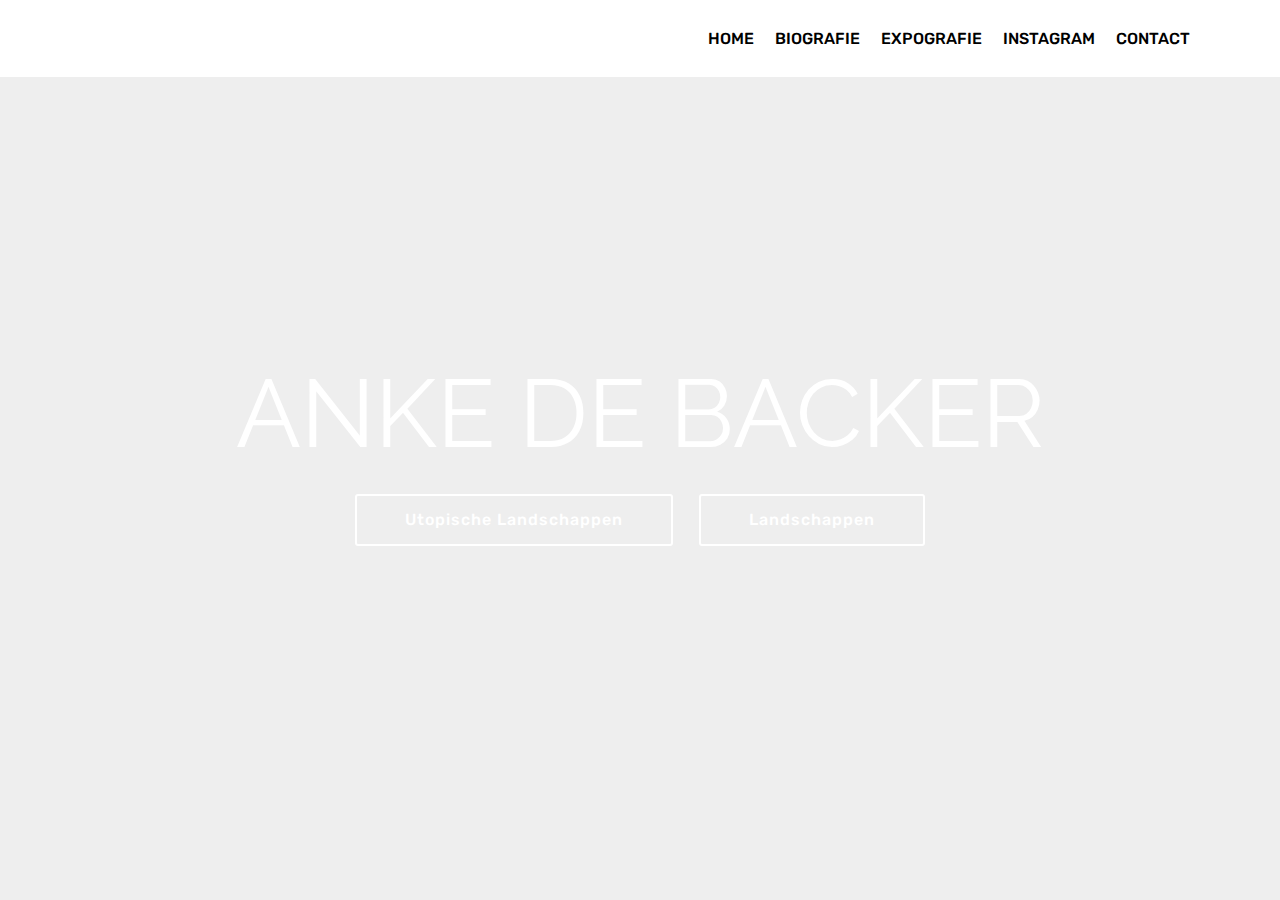
<file: index.html>
<!DOCTYPE html>
<html >
<head>
  <!-- Site made with Mobirise Website Builder v4.8.4, https://mobirise.com -->
  <meta charset="UTF-8">
  <meta http-equiv="X-UA-Compatible" content="IE=edge">
  <meta name="generator" content="Mobirise v4.8.4, mobirise.com">
  <meta name="viewport" content="width=device-width, initial-scale=1, minimum-scale=1">
  <link rel="shortcut icon" href="assets/images/logo2.png" type="image/x-icon">
  <meta name="description" content="">
  <title>Home</title>
  <link rel="stylesheet" href="assets/web/assets/mobirise-icons/mobirise-icons.css">
  <link rel="stylesheet" href="assets/tether/tether.min.css">
  <link rel="stylesheet" href="assets/bootstrap/css/bootstrap.min.css">
  <link rel="stylesheet" href="assets/bootstrap/css/bootstrap-grid.min.css">
  <link rel="stylesheet" href="assets/bootstrap/css/bootstrap-reboot.min.css">
  <link rel="stylesheet" href="assets/dropdown/css/style.css">
  <link rel="stylesheet" href="assets/theme/css/style.css">
  <link rel="stylesheet" href="assets/mobirise/css/mbr-additional.css" type="text/css">
  
  
  
</head>
<body>

<!-- Google Analytics -->
<!-- Global site tag (gtag.js) - Google Analytics -->
<script async src="https://www.googletagmanager.com/gtag/js?id=UA-126751980-1"></script>
<script>
  window.dataLayer = window.dataLayer || [];
  function gtag(){dataLayer.push(arguments);}
  gtag('js', new Date());

  gtag('config', 'UA-126751980-1');
</script>

<!-- /Google Analytics -->


  <section class="menu cid-r7dL0N2SV4" once="menu" id="menu1-d">

    

    <nav class="navbar navbar-expand beta-menu navbar-dropdown align-items-center navbar-fixed-top navbar-toggleable-sm">
        <button class="navbar-toggler navbar-toggler-right" type="button" data-toggle="collapse" data-target="#navbarSupportedContent" aria-controls="navbarSupportedContent" aria-expanded="false" aria-label="Toggle navigation">
            <div class="hamburger">
                <span></span>
                <span></span>
                <span></span>
                <span></span>
            </div>
        </button>
        <div class="menu-logo">
            <div class="navbar-brand">
                
                
            </div>
        </div>
        <div class="collapse navbar-collapse" id="navbarSupportedContent">
            <ul class="navbar-nav nav-dropdown nav-right navbar-nav-top-padding" data-app-modern-menu="true"><li class="nav-item">
                    <a class="nav-link link text-black display-4" href="index.html">HOME</a>
                </li><li class="nav-item">
                    <a class="nav-link link text-black display-4" href="page3.html">BIOGRAFIE</a>
                </li><li class="nav-item"><a class="nav-link link text-black display-4" href="page8.html">EXPOGRAFIE</a></li><li class="nav-item"><a class="nav-link link text-black display-4" href="page5.html">INSTAGRAM</a></li><li class="nav-item"><a class="nav-link link text-black display-4" href="page4.html">CONTACT</a></li></ul>
            
        </div>
    </nav>
</section>

<section class="engine"><a href="https://mobirise.info/g">how to build a website</a></section><section class="header8 cid-r7dKYGfthW mbr-fullscreen" data-bg-video="https://www.youtube.com/embed/RB9sBv_3J9g?rel=0&amp;showinfo=0&amp;autoplay=0&amp;loop=0" id="header8-c">

    

    <div class="mbr-overlay" style="opacity: 0; background-color: rgb(0, 0, 0);">
    </div>

    <div class="container align-center">
        <div class="row justify-content-md-center">
            <div class="mbr-white col-md-10">
                <h1 class="mbr-section-title align-center py-2 mbr-bold mbr-fonts-style display-1"><span style="font-weight: normal;">
                        ANKE DE BACKER</span></h1>
                
                
                
                <div class="mbr-section-btn text-center"><a class="btn btn-md btn-white-outline display-4" href="page.html">Utopische Landschappen</a>  <a class="btn btn-md btn-white-outline display-4" href="page6.html">Landschappen</a></div>
            </div>
        </div>
    </div>
    
</section>


  <script src="assets/web/assets/jquery/jquery.min.js"></script>
  <script src="assets/popper/popper.min.js"></script>
  <script src="assets/tether/tether.min.js"></script>
  <script src="assets/bootstrap/js/bootstrap.min.js"></script>
  <script src="assets/smoothscroll/smooth-scroll.js"></script>
  <script src="assets/touchswipe/jquery.touch-swipe.min.js"></script>
  <script src="assets/playervimeo/vimeo_player.js"></script>
  <script src="assets/ytplayer/jquery.mb.ytplayer.min.js"></script>
  <script src="assets/vimeoplayer/jquery.mb.vimeo_player.js"></script>
  <script src="assets/dropdown/js/script.min.js"></script>
  <script src="assets/theme/js/script.js"></script>
  
  
</body>
</html>
</file>
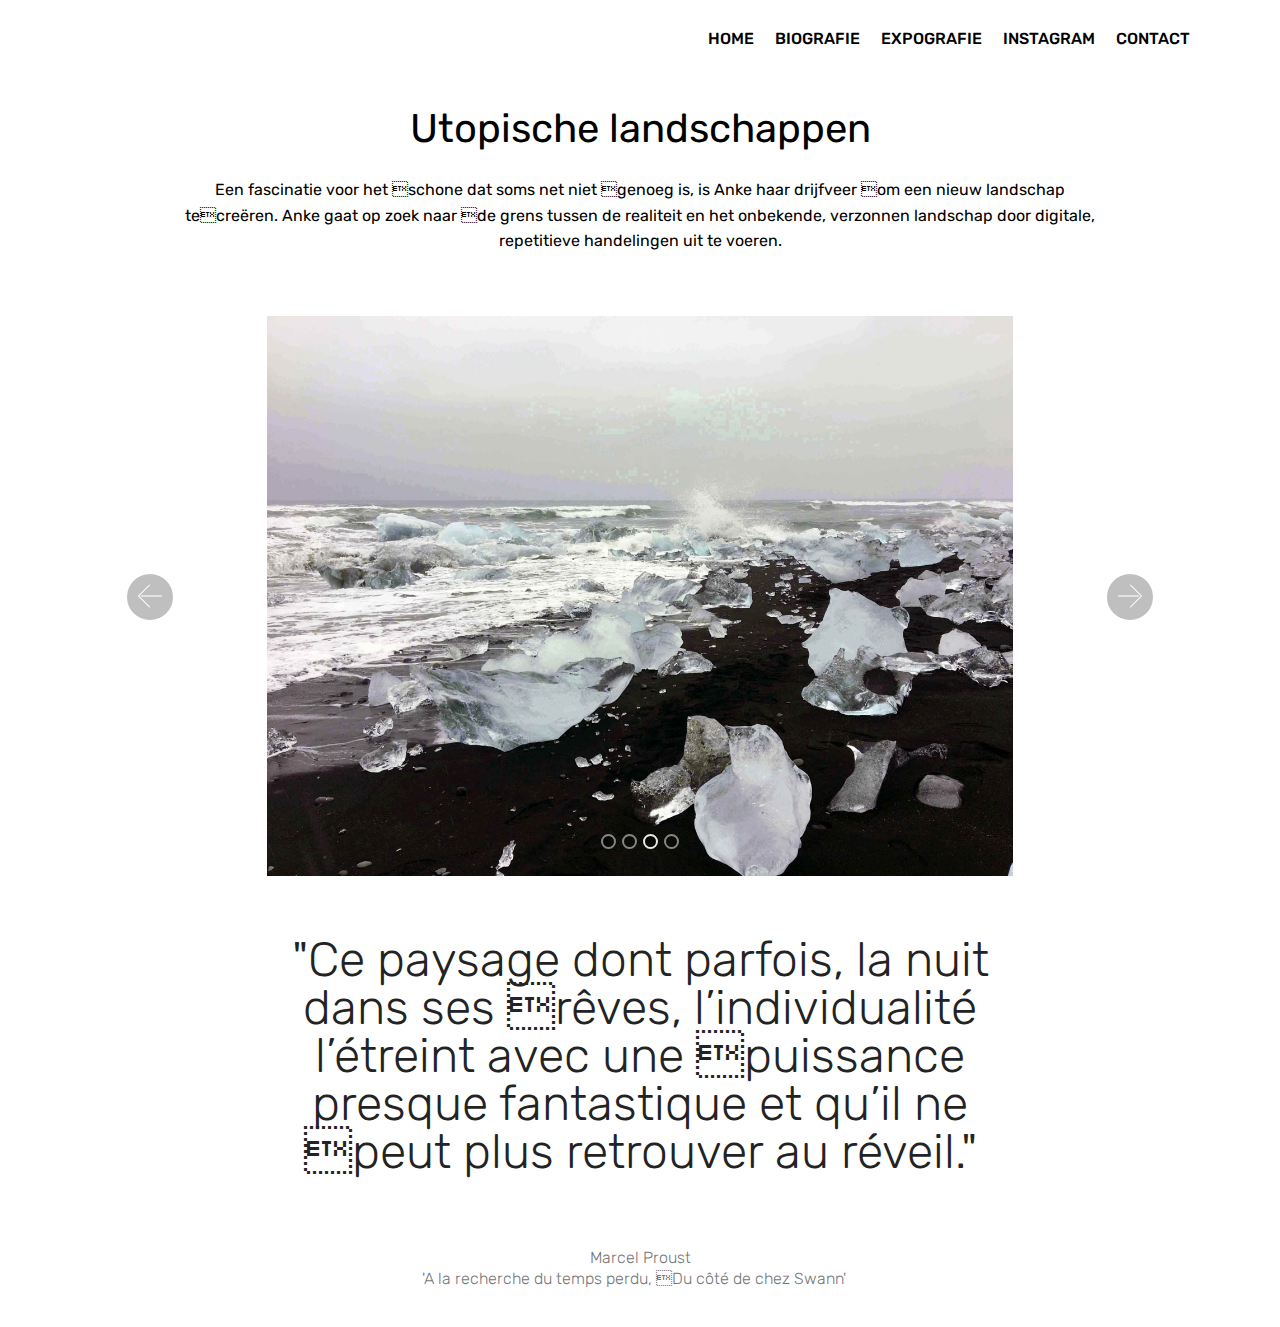
<file: page.html>
<!DOCTYPE html>
<html >
<head>
  <!-- Site made with Mobirise Website Builder v4.8.4, https://mobirise.com -->
  <meta charset="UTF-8">
  <meta http-equiv="X-UA-Compatible" content="IE=edge">
  <meta name="generator" content="Mobirise v4.8.4, mobirise.com">
  <meta name="viewport" content="width=device-width, initial-scale=1, minimum-scale=1">
  <link rel="shortcut icon" href="assets/images/logo2.png" type="image/x-icon">
  <meta name="description" content="pixel foto's">
  <title>utopische landschappen</title>
  <link rel="stylesheet" href="assets/web/assets/mobirise-icons/mobirise-icons.css">
  <link rel="stylesheet" href="assets/tether/tether.min.css">
  <link rel="stylesheet" href="assets/bootstrap/css/bootstrap.min.css">
  <link rel="stylesheet" href="assets/bootstrap/css/bootstrap-grid.min.css">
  <link rel="stylesheet" href="assets/bootstrap/css/bootstrap-reboot.min.css">
  <link rel="stylesheet" href="assets/dropdown/css/style.css">
  <link rel="stylesheet" href="assets/theme/css/style.css">
  <link rel="stylesheet" href="assets/mobirise/css/mbr-additional.css" type="text/css">
  
  
  
</head>
<body>

<!-- Google Analytics -->
<!-- Global site tag (gtag.js) - Google Analytics -->
<script async src="https://www.googletagmanager.com/gtag/js?id=UA-126751980-1"></script>
<script>
  window.dataLayer = window.dataLayer || [];
  function gtag(){dataLayer.push(arguments);}
  gtag('js', new Date());

  gtag('config', 'UA-126751980-1');
</script>

<!-- /Google Analytics -->


  <section class="menu cid-r8wgUMLGff" once="menu" id="menu1-n">

    

    <nav class="navbar navbar-expand beta-menu navbar-dropdown align-items-center navbar-fixed-top navbar-toggleable-sm">
        <button class="navbar-toggler navbar-toggler-right" type="button" data-toggle="collapse" data-target="#navbarSupportedContent" aria-controls="navbarSupportedContent" aria-expanded="false" aria-label="Toggle navigation">
            <div class="hamburger">
                <span></span>
                <span></span>
                <span></span>
                <span></span>
            </div>
        </button>
        <div class="menu-logo">
            <div class="navbar-brand">
                
                
            </div>
        </div>
        <div class="collapse navbar-collapse" id="navbarSupportedContent">
            <ul class="navbar-nav nav-dropdown nav-right navbar-nav-top-padding" data-app-modern-menu="true"><li class="nav-item">
                    <a class="nav-link link text-black display-4" href="index.html">HOME</a>
                </li><li class="nav-item">
                    <a class="nav-link link text-black display-4" href="page3.html">BIOGRAFIE</a>
                </li><li class="nav-item"><a class="nav-link link text-black display-4" href="page8.html">EXPOGRAFIE</a></li><li class="nav-item"><a class="nav-link link text-black display-4" href="page5.html">INSTAGRAM</a></li><li class="nav-item"><a class="nav-link link text-black display-4" href="page4.html">CONTACT</a></li></ul>
            
        </div>
    </nav>
</section>

<section class="engine"><a href="https://mobirise.info/d">free website maker</a></section><section class="header1 cid-r7dJaX3gUi" id="header1-b">

    

    

    <div class="container">
        <div class="row justify-content-md-center">
            <div class="mbr-white col-md-10">
                <h1 class="mbr-section-title align-center mbr-bold pb-3 mbr-fonts-style display-5"><span style="font-weight: normal;">Utopische landschappen</span></h1>
                
                <p class="mbr-text align-center pb-3 mbr-fonts-style display-7">Een fascinatie voor het schone dat soms net niet genoeg is, is Anke haar drijfveer om een nieuw landschap tecreëren. 

Anke gaat op zoek naar de grens tussen de realiteit
en het onbekende, 
verzonnen landschap door 
digitale, repetitieve 
handelingen uit te voeren.<br></p>
                
            </div>
        </div>
    </div>

</section>

<section class="carousel slide cid-riqgNCmRHP" data-interval="false" id="slider2-11">

    
    <div class="container content-slider">
        <div class="content-slider-wrap">
            <div><div class="mbr-slider slide carousel" data-pause="true" data-keyboard="false" data-ride="carousel" data-interval="5000"><ol class="carousel-indicators"><li data-app-prevent-settings="" data-target="#slider2-11" data-slide-to="0"></li><li data-app-prevent-settings="" data-target="#slider2-11" data-slide-to="1"></li><li data-app-prevent-settings="" data-target="#slider2-11" class=" active" data-slide-to="2"></li><li data-app-prevent-settings="" data-target="#slider2-11" data-slide-to="3"></li></ol><div class="carousel-inner" role="listbox"><div class="carousel-item slider-fullscreen-image" data-bg-video-slide="false" style="background-image: url(assets/images/landschappen-3-van-6.jpg);"><div class="container container-slide"><div class="image_wrapper"><img src="assets/images/landschappen-3-van-6.jpg"><div class="carousel-caption justify-content-center"><div class="col-10 align-center"></div></div></div></div></div><div class="carousel-item slider-fullscreen-image" data-bg-video-slide="false" style="background-image: url(assets/images/landschappen-5-van-6.jpg);"><div class="container container-slide"><div class="image_wrapper"><img src="assets/images/landschappen-5-van-6.jpg"><div class="carousel-caption justify-content-center"><div class="col-10 align-center"></div></div></div></div></div><div class="carousel-item slider-fullscreen-image active" data-bg-video-slide="false" style="background-image: url(assets/images/landschappen-2-van-6.jpg);"><div class="container container-slide"><div class="image_wrapper"><img src="assets/images/landschappen-2-van-6.jpg"><div class="carousel-caption justify-content-center"><div class="col-10 align-center"></div></div></div></div></div><div class="carousel-item slider-fullscreen-image" data-bg-video-slide="false" style="background-image: url(assets/images/landschappen-1-van-6.jpg);"><div class="container container-slide"><div class="image_wrapper"><div class="mbr-overlay" style="opacity: 0;"></div><img src="assets/images/landschappen-1-van-6.jpg"><div class="carousel-caption justify-content-center"><div class="col-10 align-center"></div></div></div></div></div></div><a data-app-prevent-settings="" class="carousel-control carousel-control-prev" role="button" data-slide="prev" href="#slider2-11"><span aria-hidden="true" class="mbri-left mbr-iconfont"></span><span class="sr-only">Previous</span></a><a data-app-prevent-settings="" class="carousel-control carousel-control-next" role="button" data-slide="next" href="#slider2-11"><span aria-hidden="true" class="mbri-right mbr-iconfont"></span><span class="sr-only">Next</span></a></div></div> 
        </div>
    </div>
</section>

<section class="mbr-section content4 cid-riqi1bUiJd" id="content4-12">

    

    <div class="container">
        <div class="media-container-row">
            <div class="title col-12 col-md-8">
                <h2 class="align-center pb-3 mbr-fonts-style display-2">"Ce paysage dont parfois, la nuit dans ses rêves, l’individualité l’étreint avec une puissance presque fantastique et qu’il ne peut plus retrouver au réveil."<br><br></h2>
                <h3 class="mbr-section-subtitle align-center mbr-light mbr-fonts-style display-4">Marcel Proust<br> 'A la recherche du temps perdu, Du côté de chez Swann' &nbsp;&nbsp;</h3>
                
            </div>
        </div>
    </div>
</section>


  <script src="assets/web/assets/jquery/jquery.min.js"></script>
  <script src="assets/popper/popper.min.js"></script>
  <script src="assets/tether/tether.min.js"></script>
  <script src="assets/bootstrap/js/bootstrap.min.js"></script>
  <script src="assets/smoothscroll/smooth-scroll.js"></script>
  <script src="assets/ytplayer/jquery.mb.ytplayer.min.js"></script>
  <script src="assets/touchswipe/jquery.touch-swipe.min.js"></script>
  <script src="assets/dropdown/js/script.min.js"></script>
  <script src="assets/bootstrapcarouselswipe/bootstrap-carousel-swipe.js"></script>
  <script src="assets/vimeoplayer/jquery.mb.vimeo_player.js"></script>
  <script src="assets/theme/js/script.js"></script>
  <script src="assets/slidervideo/script.js"></script>
  
  
</body>
</html>
</file>
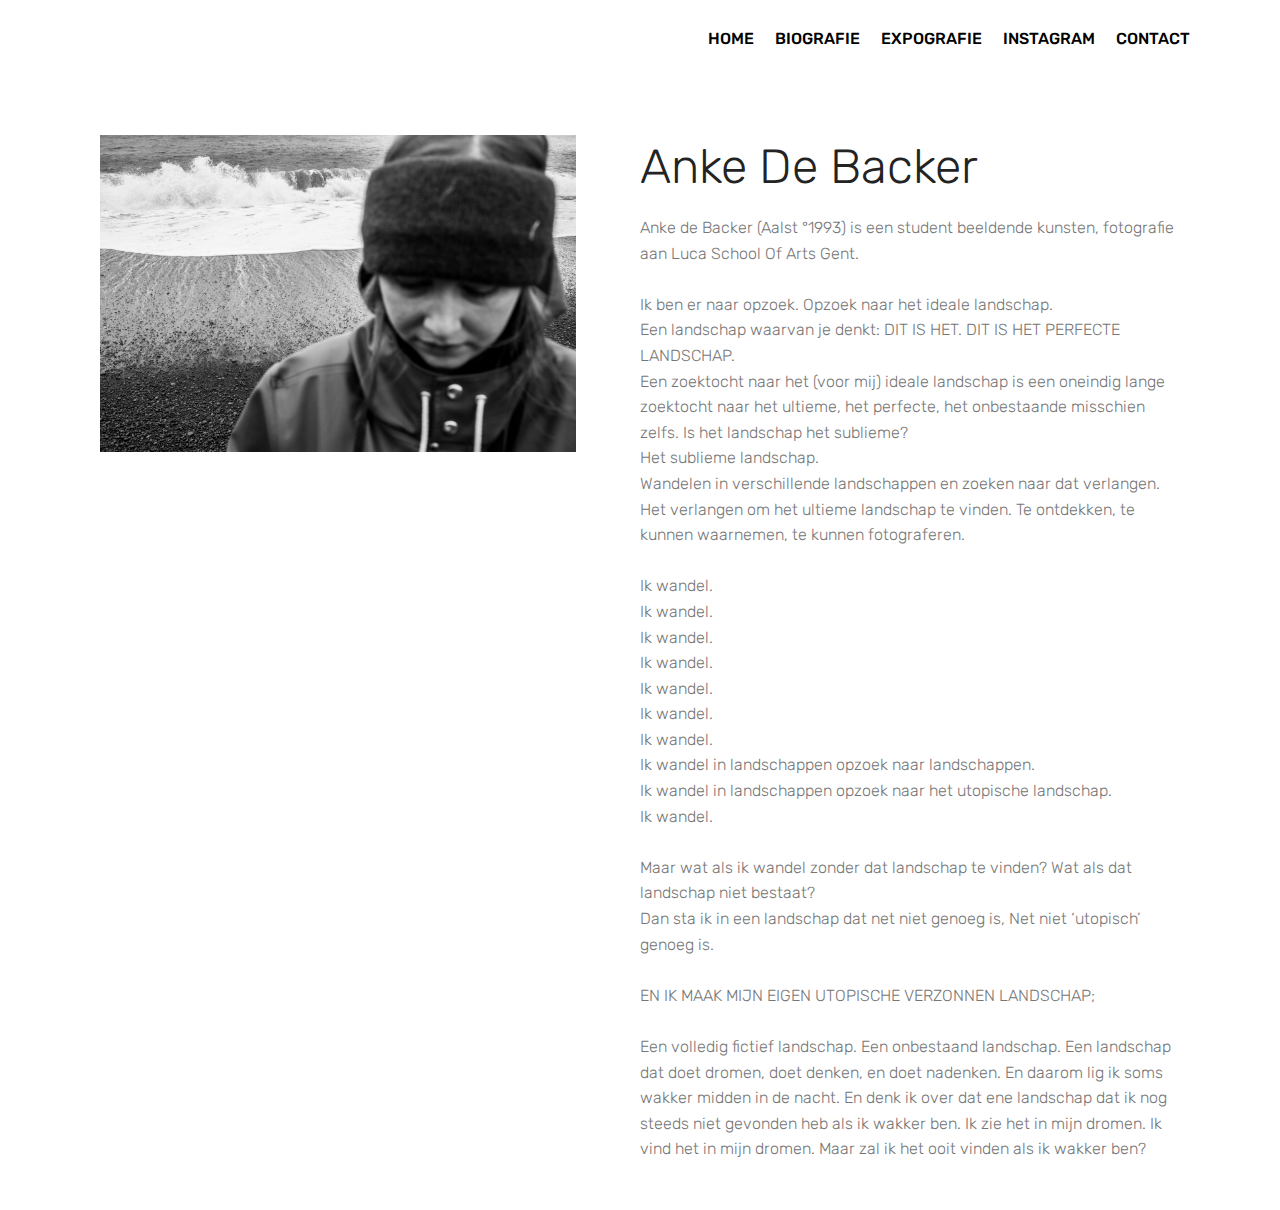
<file: page3.html>
<!DOCTYPE html>
<html >
<head>
  <!-- Site made with Mobirise Website Builder v4.8.4, https://mobirise.com -->
  <meta charset="UTF-8">
  <meta http-equiv="X-UA-Compatible" content="IE=edge">
  <meta name="generator" content="Mobirise v4.8.4, mobirise.com">
  <meta name="viewport" content="width=device-width, initial-scale=1, minimum-scale=1">
  <link rel="shortcut icon" href="assets/images/logo2.png" type="image/x-icon">
  <meta name="description" content="Website Builder Description">
  <title>biografie</title>
  <link rel="stylesheet" href="assets/web/assets/mobirise-icons/mobirise-icons.css">
  <link rel="stylesheet" href="assets/tether/tether.min.css">
  <link rel="stylesheet" href="assets/bootstrap/css/bootstrap.min.css">
  <link rel="stylesheet" href="assets/bootstrap/css/bootstrap-grid.min.css">
  <link rel="stylesheet" href="assets/bootstrap/css/bootstrap-reboot.min.css">
  <link rel="stylesheet" href="assets/dropdown/css/style.css">
  <link rel="stylesheet" href="assets/theme/css/style.css">
  <link rel="stylesheet" href="assets/mobirise/css/mbr-additional.css" type="text/css">
  
  
  
</head>
<body>

<!-- Google Analytics -->
<!-- Global site tag (gtag.js) - Google Analytics -->
<script async src="https://www.googletagmanager.com/gtag/js?id=UA-126751980-1"></script>
<script>
  window.dataLayer = window.dataLayer || [];
  function gtag(){dataLayer.push(arguments);}
  gtag('js', new Date());

  gtag('config', 'UA-126751980-1');
</script>

<!-- /Google Analytics -->


  <section class="menu cid-r8wgXJpiSx" once="menu" id="menu1-o">

    

    <nav class="navbar navbar-expand beta-menu navbar-dropdown align-items-center navbar-fixed-top navbar-toggleable-sm">
        <button class="navbar-toggler navbar-toggler-right" type="button" data-toggle="collapse" data-target="#navbarSupportedContent" aria-controls="navbarSupportedContent" aria-expanded="false" aria-label="Toggle navigation">
            <div class="hamburger">
                <span></span>
                <span></span>
                <span></span>
                <span></span>
            </div>
        </button>
        <div class="menu-logo">
            <div class="navbar-brand">
                
                
            </div>
        </div>
        <div class="collapse navbar-collapse" id="navbarSupportedContent">
            <ul class="navbar-nav nav-dropdown nav-right navbar-nav-top-padding" data-app-modern-menu="true"><li class="nav-item">
                    <a class="nav-link link text-black display-4" href="index.html">HOME</a>
                </li><li class="nav-item">
                    <a class="nav-link link text-black display-4" href="page3.html">BIOGRAFIE</a>
                </li><li class="nav-item"><a class="nav-link link text-black display-4" href="page8.html">EXPOGRAFIE</a></li><li class="nav-item"><a class="nav-link link text-black display-4" href="page5.html">INSTAGRAM</a></li><li class="nav-item"><a class="nav-link link text-black display-4" href="page4.html">CONTACT</a></li></ul>
            
        </div>
    </nav>
</section>

<section class="engine"><a href="https://mobirise.info/v">free html templates</a></section><section class="features11 cid-r7dQSt8qyp" id="features11-i">

    

    

    <div class="container">   
        <div class="col-md-12">
            <div class="media-container-row">
                <div class="mbr-figure" style="width: 50%;">
                    <img src="assets/images/1-110.jpg" alt="Mobirise" title="">
                </div>
                <div class=" align-left aside-content">
                    <h2 class="mbr-title pt-2 mbr-fonts-style display-2">Anke De Backer</h2>
                    <div class="mbr-section-text">
                        <p class="mbr-text mb-5 pt-3 mbr-light mbr-fonts-style display-7">
                        Anke de Backer (Aalst °1993) is een student beeldende kunsten, fotografie aan Luca School Of Arts Gent. <br><br>Ik ben er naar opzoek. Opzoek naar het ideale landschap. <br>Een landschap waarvan je denkt: DIT IS HET. DIT IS HET PERFECTE LANDSCHAP. <br>Een zoektocht naar het (voor mij) ideale landschap is een oneindig lange zoektocht naar het ultieme, het perfecte, het onbestaande misschien zelfs. Is het landschap het sublieme? <br>Het sublieme landschap. <br>Wandelen in verschillende landschappen en zoeken naar dat verlangen. Het verlangen om het ultieme landschap te vinden.  Te ontdekken, te kunnen waarnemen, te kunnen fotograferen. <br><br>Ik wandel. <br>Ik wandel. <br>Ik wandel. <br>Ik wandel. <br>Ik wandel. <br>Ik wandel.<br> Ik wandel. <br>Ik wandel in landschappen opzoek naar landschappen. <br>Ik wandel in landschappen opzoek naar het utopische landschap. <br>Ik wandel. <br><br>Maar wat als ik wandel zonder dat landschap te vinden? Wat als dat landschap niet bestaat? <br>Dan sta ik in een landschap dat net niet genoeg is, Net niet ‘utopisch’ genoeg is. <br><br>EN IK MAAK MIJN EIGEN UTOPISCHE VERZONNEN LANDSCHAP; <br><br>Een volledig fictief landschap. Een onbestaand landschap. Een landschap dat doet dromen, doet denken, en doet nadenken. En daarom lig ik soms wakker midden in de nacht. En denk ik over dat ene landschap dat ik nog steeds niet gevonden heb als ik wakker ben. Ik zie het in mijn dromen. Ik vind het in mijn dromen. Maar zal ik het ooit vinden als ik wakker ben? &nbsp;&nbsp;<br></p>
                    </div>

                    
                </div>
            </div>
        </div> 
    </div>          
</section>


  <script src="assets/web/assets/jquery/jquery.min.js"></script>
  <script src="assets/popper/popper.min.js"></script>
  <script src="assets/tether/tether.min.js"></script>
  <script src="assets/bootstrap/js/bootstrap.min.js"></script>
  <script src="assets/smoothscroll/smooth-scroll.js"></script>
  <script src="assets/dropdown/js/script.min.js"></script>
  <script src="assets/touchswipe/jquery.touch-swipe.min.js"></script>
  <script src="assets/theme/js/script.js"></script>
  
  
</body>
</html>
</file>
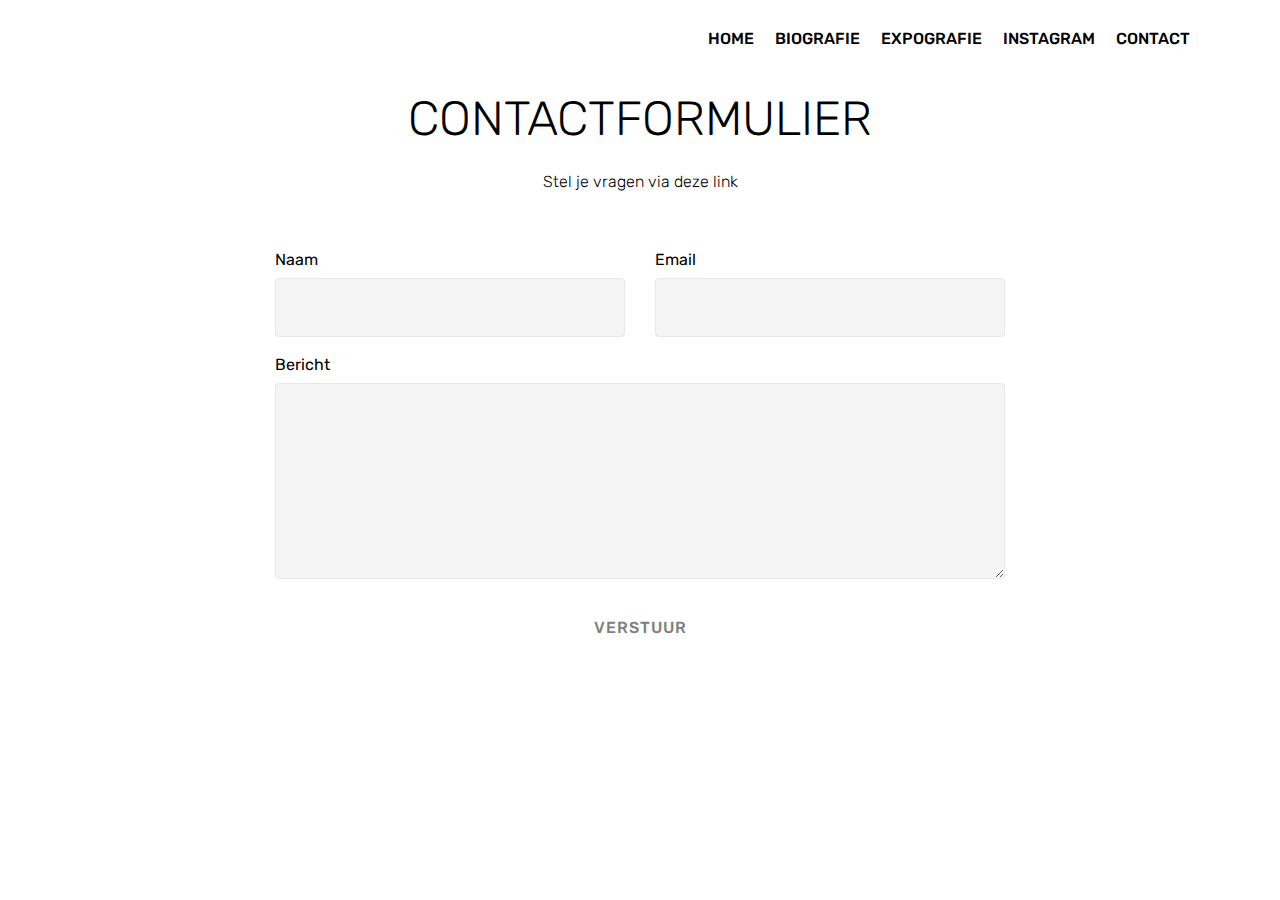
<file: page4.html>
<!DOCTYPE html>
<html >
<head>
  <!-- Site made with Mobirise Website Builder v4.8.4, https://mobirise.com -->
  <meta charset="UTF-8">
  <meta http-equiv="X-UA-Compatible" content="IE=edge">
  <meta name="generator" content="Mobirise v4.8.4, mobirise.com">
  <meta name="viewport" content="width=device-width, initial-scale=1, minimum-scale=1">
  <link rel="shortcut icon" href="assets/images/logo2.png" type="image/x-icon">
  <meta name="description" content="Web Page Maker Description">
  <title>CONTACT</title>
  <link rel="stylesheet" href="assets/web/assets/mobirise-icons/mobirise-icons.css">
  <link rel="stylesheet" href="assets/tether/tether.min.css">
  <link rel="stylesheet" href="assets/bootstrap/css/bootstrap.min.css">
  <link rel="stylesheet" href="assets/bootstrap/css/bootstrap-grid.min.css">
  <link rel="stylesheet" href="assets/bootstrap/css/bootstrap-reboot.min.css">
  <link rel="stylesheet" href="assets/dropdown/css/style.css">
  <link rel="stylesheet" href="assets/theme/css/style.css">
  <link rel="stylesheet" href="assets/mobirise/css/mbr-additional.css" type="text/css">
  
  
  
</head>
<body>

<!-- Google Analytics -->
<!-- Global site tag (gtag.js) - Google Analytics -->
<script async src="https://www.googletagmanager.com/gtag/js?id=UA-126751980-1"></script>
<script>
  window.dataLayer = window.dataLayer || [];
  function gtag(){dataLayer.push(arguments);}
  gtag('js', new Date());

  gtag('config', 'UA-126751980-1');
</script>

<!-- /Google Analytics -->


  <section class="menu cid-r7dL0N2SV4" once="menu" id="menu1-e">

    

    <nav class="navbar navbar-expand beta-menu navbar-dropdown align-items-center navbar-fixed-top navbar-toggleable-sm">
        <button class="navbar-toggler navbar-toggler-right" type="button" data-toggle="collapse" data-target="#navbarSupportedContent" aria-controls="navbarSupportedContent" aria-expanded="false" aria-label="Toggle navigation">
            <div class="hamburger">
                <span></span>
                <span></span>
                <span></span>
                <span></span>
            </div>
        </button>
        <div class="menu-logo">
            <div class="navbar-brand">
                
                
            </div>
        </div>
        <div class="collapse navbar-collapse" id="navbarSupportedContent">
            <ul class="navbar-nav nav-dropdown nav-right navbar-nav-top-padding" data-app-modern-menu="true"><li class="nav-item">
                    <a class="nav-link link text-black display-4" href="index.html">HOME</a>
                </li><li class="nav-item">
                    <a class="nav-link link text-black display-4" href="page3.html">BIOGRAFIE</a>
                </li><li class="nav-item"><a class="nav-link link text-black display-4" href="page8.html">EXPOGRAFIE</a></li><li class="nav-item"><a class="nav-link link text-black display-4" href="page5.html">INSTAGRAM</a></li><li class="nav-item"><a class="nav-link link text-black display-4" href="page4.html">CONTACT</a></li></ul>
            
        </div>
    </nav>
</section>

<section class="engine"><a href="https://mobirise.info/q">free responsive web templates</a></section><section class="mbr-section form1 cid-r7dOeHgq0d" id="form1-f">

    

    
    <div class="container">
        <div class="row justify-content-center">
            <div class="title col-12 col-lg-8">
                <h2 class="mbr-section-title align-center pb-3 mbr-fonts-style display-2">
                    CONTACTFORMULIER
                </h2>
                <h3 class="mbr-section-subtitle align-center mbr-light pb-3 mbr-fonts-style display-7">Stel je vragen via deze link</h3>
            </div>
        </div>
    </div>
    <div class="container">
        <div class="row justify-content-center">
            <div class="media-container-column col-lg-8" data-form-type="formoid">
                    <div data-form-alert="" hidden=""></div>
            
                    <form class="mbr-form" action="https://mobirise.com/" method="post" data-form-title="Mobirise Form"><input type="hidden" name="email" data-form-email="true" value="XyIXSZEKRj/zKRTBisSOaFE1AfuJ3cmxQPQi1lv2JKFF+ePVVDFFVAip6dvPBbdUqwsrYSBiZedJQRs0Nbk7ZtK+ggvZ1Nkgnb3zCDj/O6FdDE/SP7ou+ndXoKXkGNZa">
                        <div class="row row-sm-offset">
                            <div class="col-md-4 multi-horizontal" data-for="name">
                                <div class="form-group">
                                    <label class="form-control-label mbr-fonts-style display-7" for="name-form1-f">Naam</label>
                                    <input type="text" class="form-control" name="name" data-form-field="Name" required="" id="name-form1-f">
                                </div>
                            </div>
                            <div class="col-md-4 multi-horizontal" data-for="email">
                                <div class="form-group">
                                    <label class="form-control-label mbr-fonts-style display-7" for="email-form1-f">Email</label>
                                    <input type="email" class="form-control" name="email" data-form-field="Email" required="" id="email-form1-f">
                                </div>
                            </div>
                            
                        </div>
                        <div class="form-group" data-for="message">
                            <label class="form-control-label mbr-fonts-style display-7" for="message-form1-f">Bericht</label>
                            <textarea type="text" class="form-control" name="message" rows="7" data-form-field="Message" id="message-form1-f"></textarea>
                        </div>
            
                        <span class="input-group-btn"><button href="" type="submit" class="btn btn-form btn-white display-4">VERSTUUR</button></span>
                    </form>
            </div>
        </div>
    </div>
</section>


  <script src="assets/web/assets/jquery/jquery.min.js"></script>
  <script src="assets/popper/popper.min.js"></script>
  <script src="assets/tether/tether.min.js"></script>
  <script src="assets/bootstrap/js/bootstrap.min.js"></script>
  <script src="assets/smoothscroll/smooth-scroll.js"></script>
  <script src="assets/dropdown/js/script.min.js"></script>
  <script src="assets/touchswipe/jquery.touch-swipe.min.js"></script>
  <script src="assets/theme/js/script.js"></script>
  <script src="assets/formoid/formoid.min.js"></script>
  
  
</body>
</html>
</file>
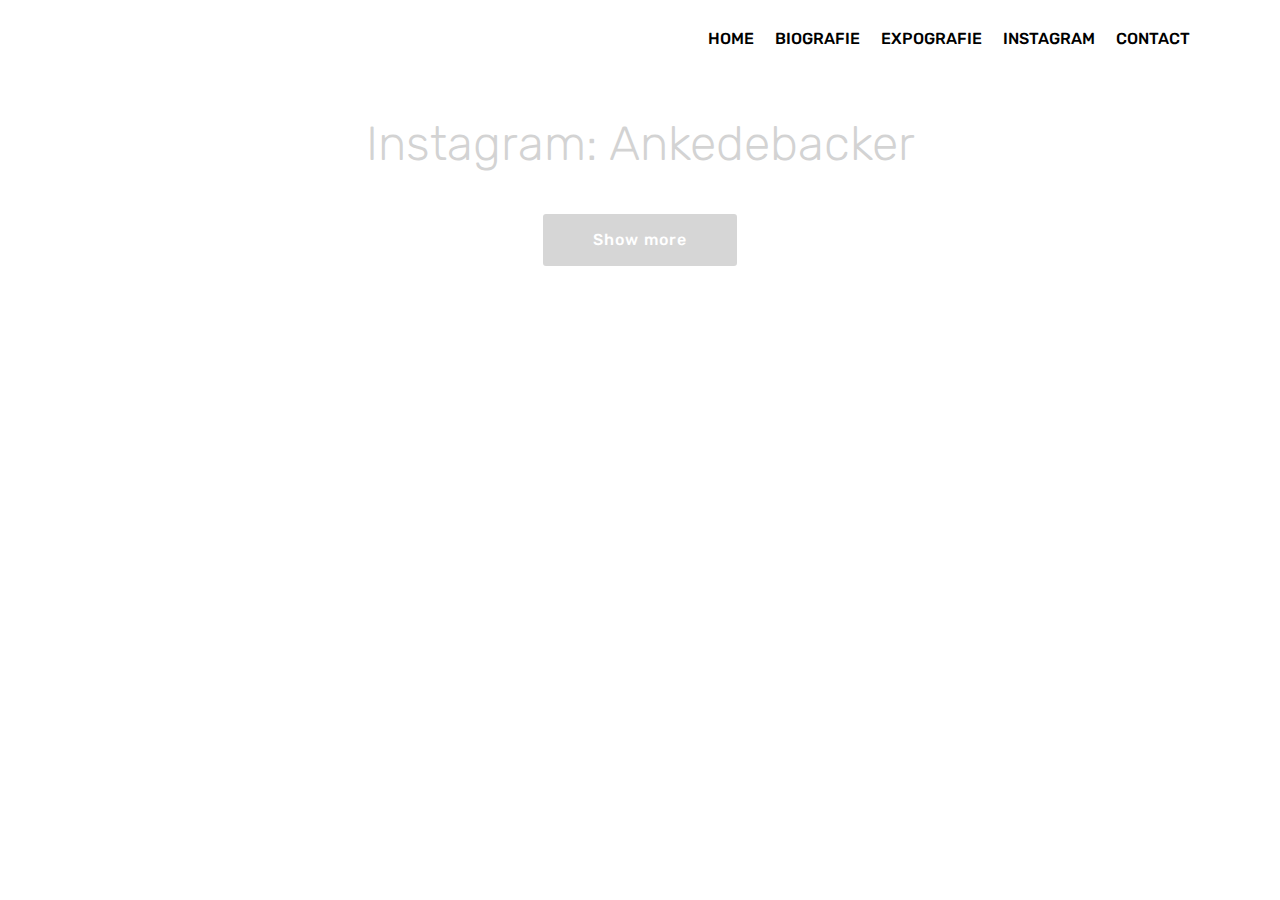
<file: page5.html>
<!DOCTYPE html>
<html >
<head>
  <!-- Site made with Mobirise Website Builder v4.8.4, https://mobirise.com -->
  <meta charset="UTF-8">
  <meta http-equiv="X-UA-Compatible" content="IE=edge">
  <meta name="generator" content="Mobirise v4.8.4, mobirise.com">
  <meta name="viewport" content="width=device-width, initial-scale=1, minimum-scale=1">
  <link rel="shortcut icon" href="assets/images/logo2.png" type="image/x-icon">
  <meta name="description" content="Website Creator Description">
  <title>instagram </title>
  <link rel="stylesheet" href="assets/web/assets/mobirise-icons/mobirise-icons.css">
  <link rel="stylesheet" href="assets/tether/tether.min.css">
  <link rel="stylesheet" href="assets/bootstrap/css/bootstrap.min.css">
  <link rel="stylesheet" href="assets/bootstrap/css/bootstrap-grid.min.css">
  <link rel="stylesheet" href="assets/bootstrap/css/bootstrap-reboot.min.css">
  <link rel="stylesheet" href="assets/dropdown/css/style.css">
  <link rel="stylesheet" href="assets/style.css">
  <link rel="stylesheet" href="assets/slick.css">
  <link rel="stylesheet" href="assets/theme/css/style.css">
  <link rel="stylesheet" href="assets/mobirise/css/mbr-additional.css" type="text/css">
  
  
  
</head>
<body>

<!-- Google Analytics -->
<!-- Global site tag (gtag.js) - Google Analytics -->
<script async src="https://www.googletagmanager.com/gtag/js?id=UA-126751980-1"></script>
<script>
  window.dataLayer = window.dataLayer || [];
  function gtag(){dataLayer.push(arguments);}
  gtag('js', new Date());

  gtag('config', 'UA-126751980-1');
</script>

<!-- /Google Analytics -->


  <section class="menu cid-r8wgXJpiSx" once="menu" id="menu1-p">

    

    <nav class="navbar navbar-expand beta-menu navbar-dropdown align-items-center navbar-fixed-top navbar-toggleable-sm">
        <button class="navbar-toggler navbar-toggler-right" type="button" data-toggle="collapse" data-target="#navbarSupportedContent" aria-controls="navbarSupportedContent" aria-expanded="false" aria-label="Toggle navigation">
            <div class="hamburger">
                <span></span>
                <span></span>
                <span></span>
                <span></span>
            </div>
        </button>
        <div class="menu-logo">
            <div class="navbar-brand">
                
                
            </div>
        </div>
        <div class="collapse navbar-collapse" id="navbarSupportedContent">
            <ul class="navbar-nav nav-dropdown nav-right navbar-nav-top-padding" data-app-modern-menu="true"><li class="nav-item">
                    <a class="nav-link link text-black display-4" href="index.html">HOME</a>
                </li><li class="nav-item">
                    <a class="nav-link link text-black display-4" href="page3.html">BIOGRAFIE</a>
                </li><li class="nav-item"><a class="nav-link link text-black display-4" href="page8.html">EXPOGRAFIE</a></li><li class="nav-item"><a class="nav-link link text-black display-4" href="page5.html">INSTAGRAM</a></li><li class="nav-item"><a class="nav-link link text-black display-4" href="page4.html">CONTACT</a></li></ul>
            
        </div>
    </nav>
</section>

<section class="engine"><a href="https://mobirise.info/j">website templates</a></section><section class="mbr-instagram-feed" data-rows="6" data-per-row-slider="" data-spacing="10" data-full-width="" data-token="196794413.727bfe1.a9ccc50d23c14d98b4d94003ae3c44c7" data-per-row-grid="3" id="instagram-feed-block-q" data-rv-view="229" style="background-color: rgb(255, 255, 255); padding-top: 120px; padding-bottom: 40px;">
    
    <div class="container container_toggle">
        <div class="row">
            <div class="col">
                <div class="inst">
                    <h1 class="inst__title align-center mbr-fonts-style display-2">Instagram: Ankedebacker</h1>
                    <div class="inst__content"></div>
                    <div class="inst__more mbr-section-btn align-center" buttons="0"><a class="btn btn-md display-4 btn-black" href="#" data-max-id="1786467829910877865_196794413">Show more</a></div>
                </div>
            </div>
        </div>
    </div>
</section>


  <script src="assets/web/assets/jquery/jquery.min.js"></script>
  <script src="assets/popper/popper.min.js"></script>
  <script src="assets/tether/tether.min.js"></script>
  <script src="assets/bootstrap/js/bootstrap.min.js"></script>
  <script src="assets/smoothscroll/smooth-scroll.js"></script>
  <script src="assets/dropdown/js/script.min.js"></script>
  <script src="assets/touchswipe/jquery.touch-swipe.min.js"></script>
  <script src="assets/index.js"></script>
  <script src="assets/slick.min.js"></script>
  <script src="assets/theme/js/script.js"></script>
  
  
</body>
</html>
</file>
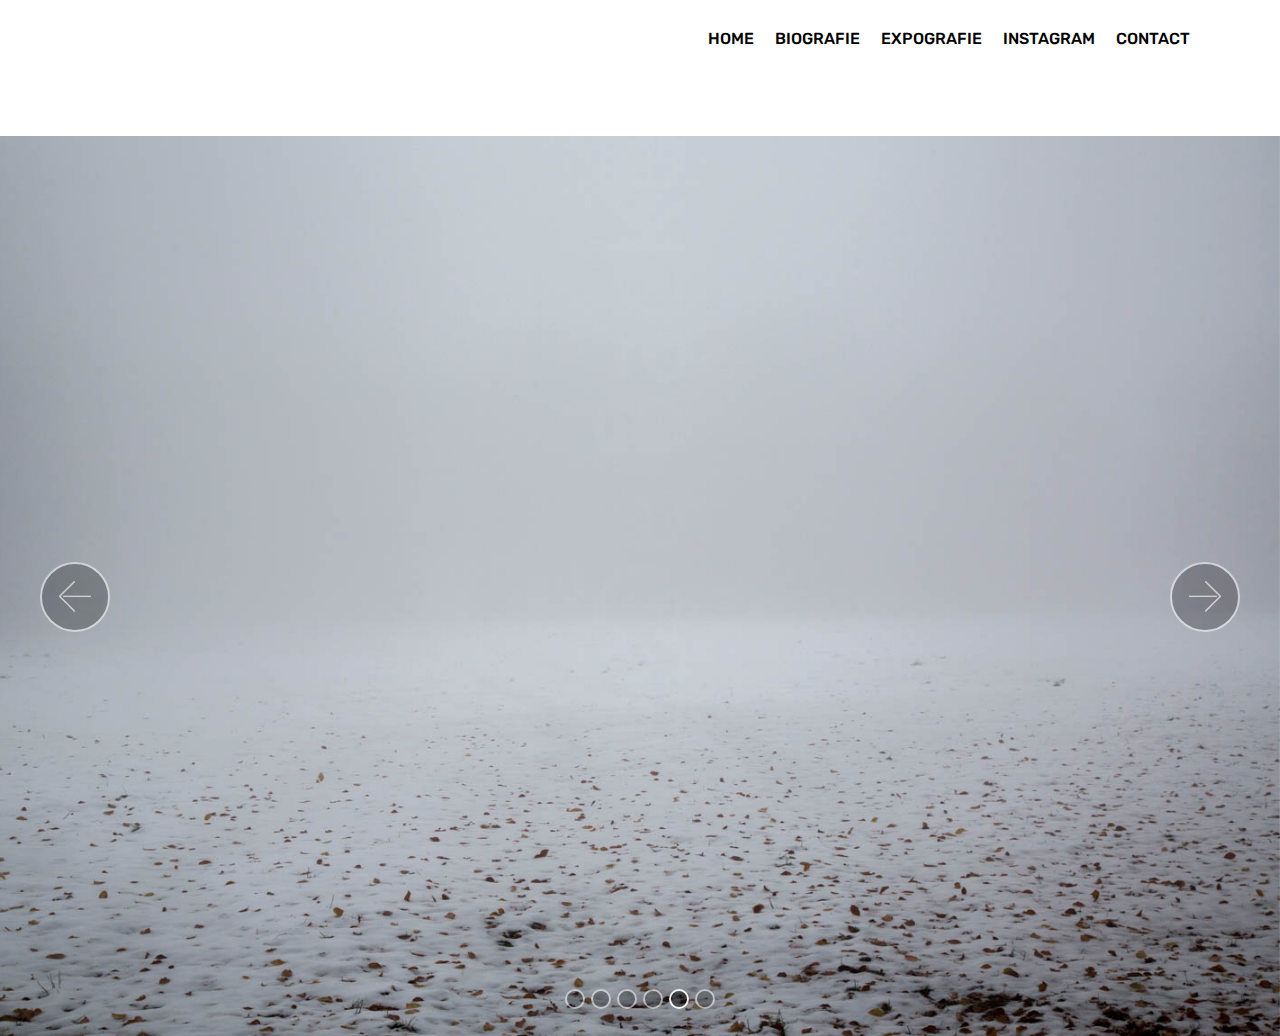
<file: page6.html>
<!DOCTYPE html>
<html >
<head>
  <!-- Site made with Mobirise Website Builder v4.8.4, https://mobirise.com -->
  <meta charset="UTF-8">
  <meta http-equiv="X-UA-Compatible" content="IE=edge">
  <meta name="generator" content="Mobirise v4.8.4, mobirise.com">
  <meta name="viewport" content="width=device-width, initial-scale=1, minimum-scale=1">
  <link rel="shortcut icon" href="assets/images/logo2.png" type="image/x-icon">
  <meta name="description" content="Website Generator Description">
  <title>landschappen</title>
  <link rel="stylesheet" href="assets/web/assets/mobirise-icons/mobirise-icons.css">
  <link rel="stylesheet" href="assets/tether/tether.min.css">
  <link rel="stylesheet" href="assets/bootstrap/css/bootstrap.min.css">
  <link rel="stylesheet" href="assets/bootstrap/css/bootstrap-grid.min.css">
  <link rel="stylesheet" href="assets/bootstrap/css/bootstrap-reboot.min.css">
  <link rel="stylesheet" href="assets/dropdown/css/style.css">
  <link rel="stylesheet" href="assets/theme/css/style.css">
  <link rel="stylesheet" href="assets/mobirise/css/mbr-additional.css" type="text/css">
  
  
  
</head>
<body>

<!-- Google Analytics -->
<!-- Global site tag (gtag.js) - Google Analytics -->
<script async src="https://www.googletagmanager.com/gtag/js?id=UA-126751980-1"></script>
<script>
  window.dataLayer = window.dataLayer || [];
  function gtag(){dataLayer.push(arguments);}
  gtag('js', new Date());

  gtag('config', 'UA-126751980-1');
</script>

<!-- /Google Analytics -->


  <section class="menu cid-r8Eh6i9kH9" once="menu" id="menu1-w">

    

    <nav class="navbar navbar-expand beta-menu navbar-dropdown align-items-center navbar-fixed-top navbar-toggleable-sm">
        <button class="navbar-toggler navbar-toggler-right" type="button" data-toggle="collapse" data-target="#navbarSupportedContent" aria-controls="navbarSupportedContent" aria-expanded="false" aria-label="Toggle navigation">
            <div class="hamburger">
                <span></span>
                <span></span>
                <span></span>
                <span></span>
            </div>
        </button>
        <div class="menu-logo">
            <div class="navbar-brand">
                
                
            </div>
        </div>
        <div class="collapse navbar-collapse" id="navbarSupportedContent">
            <ul class="navbar-nav nav-dropdown nav-right navbar-nav-top-padding" data-app-modern-menu="true"><li class="nav-item">
                    <a class="nav-link link text-black display-4" href="index.html">HOME</a>
                </li><li class="nav-item">
                    <a class="nav-link link text-black display-4" href="page3.html">BIOGRAFIE</a>
                </li><li class="nav-item"><a class="nav-link link text-black display-4" href="page8.html">EXPOGRAFIE</a></li><li class="nav-item"><a class="nav-link link text-black display-4" href="page5.html">INSTAGRAM</a></li><li class="nav-item"><a class="nav-link link text-black display-4" href="page4.html">CONTACT</a></li></ul>
            
        </div>
    </nav>
</section>

<section class="engine"><a href="https://mobirise.info/l">free web templates</a></section><section class="mbr-section content5 cid-rl48E7qn6m" id="content5-1j">

    

    

    <div class="container">
        <div class="media-container-row">
            <div class="title col-12 col-md-8">
                
                
                
                
            </div>
        </div>
    </div>
</section>

<section class="carousel slide cid-rl483Y0Sox" data-interval="false" id="slider1-1i">

    

    <div class="full-screen"><div class="mbr-slider slide carousel" data-pause="true" data-keyboard="false" data-ride="carousel" data-interval="4000"><ol class="carousel-indicators"><li data-app-prevent-settings="" data-target="#slider1-1i" data-slide-to="0"></li><li data-app-prevent-settings="" data-target="#slider1-1i" data-slide-to="1"></li><li data-app-prevent-settings="" data-target="#slider1-1i" data-slide-to="2"></li><li data-app-prevent-settings="" data-target="#slider1-1i" data-slide-to="3"></li><li data-app-prevent-settings="" data-target="#slider1-1i" class=" active" data-slide-to="4"></li><li data-app-prevent-settings="" data-target="#slider1-1i" data-slide-to="5"></li></ol><div class="carousel-inner" role="listbox"><div class="carousel-item slider-fullscreen-image" data-bg-video-slide="false" style="background-image: url(assets/images/landschappen-7-van-11.jpg);"><div class="container container-slide"><div class="image_wrapper"><img src="assets/images/landschappen-7-van-11.jpg"><div class="carousel-caption justify-content-center"><div class="col-10 align-right"></div></div></div></div></div><div class="carousel-item slider-fullscreen-image" data-bg-video-slide="false" style="background-image: url(assets/images/landschappen-10-van-11.jpg);"><div class="container container-slide"><div class="image_wrapper"><img src="assets/images/landschappen-10-van-11.jpg"><div class="carousel-caption justify-content-center"><div class="col-10 align-right"></div></div></div></div></div><div class="carousel-item slider-fullscreen-image" data-bg-video-slide="false" style="background-image: url(assets/images/landschappen-8-van-11.jpg);"><div class="container container-slide"><div class="image_wrapper"><img src="assets/images/landschappen-8-van-11.jpg"><div class="carousel-caption justify-content-center"><div class="col-10 align-right"></div></div></div></div></div><div class="carousel-item slider-fullscreen-image" data-bg-video-slide="false" style="background-image: url(assets/images/landschappen-6-van-11.jpg);"><div class="container container-slide"><div class="image_wrapper"><img src="assets/images/landschappen-6-van-11.jpg"><div class="carousel-caption justify-content-center"><div class="col-10 align-right"></div></div></div></div></div><div class="carousel-item slider-fullscreen-image active" data-bg-video-slide="false" style="background-image: url(assets/images/landschappen-4-van-11.jpg);"><div class="container container-slide"><div class="image_wrapper"><img src="assets/images/landschappen-4-van-11.jpg"><div class="carousel-caption justify-content-center"><div class="col-10 align-right"></div></div></div></div></div><div class="carousel-item slider-fullscreen-image" data-bg-video-slide="false" style="background-image: url(assets/images/landschappen-11-van-11.jpg);"><div class="container container-slide"><div class="image_wrapper"><img src="assets/images/landschappen-11-van-11.jpg"><div class="carousel-caption justify-content-center"><div class="col-10 align-right"></div></div></div></div></div></div><a data-app-prevent-settings="" class="carousel-control carousel-control-prev" role="button" data-slide="prev" href="#slider1-1i"><span aria-hidden="true" class="mbri-left mbr-iconfont"></span><span class="sr-only">Previous</span></a><a data-app-prevent-settings="" class="carousel-control carousel-control-next" role="button" data-slide="next" href="#slider1-1i"><span aria-hidden="true" class="mbri-right mbr-iconfont"></span><span class="sr-only">Next</span></a></div></div>

</section>


  <script src="assets/web/assets/jquery/jquery.min.js"></script>
  <script src="assets/popper/popper.min.js"></script>
  <script src="assets/tether/tether.min.js"></script>
  <script src="assets/bootstrap/js/bootstrap.min.js"></script>
  <script src="assets/smoothscroll/smooth-scroll.js"></script>
  <script src="assets/dropdown/js/script.min.js"></script>
  <script src="assets/bootstrapcarouselswipe/bootstrap-carousel-swipe.js"></script>
  <script src="assets/ytplayer/jquery.mb.ytplayer.min.js"></script>
  <script src="assets/vimeoplayer/jquery.mb.vimeo_player.js"></script>
  <script src="assets/touchswipe/jquery.touch-swipe.min.js"></script>
  <script src="assets/theme/js/script.js"></script>
  <script src="assets/slidervideo/script.js"></script>
  
  
</body>
</html>
</file>
<file: assets/web/assets/mobirise-icons/mobirise-icons.css>
@font-face {
  font-family: 'MobiriseIcons';
  src:  url('mobirise-icons.eot?spat4u');
  src:  url('mobirise-icons.eot?spat4u#iefix') format('embedded-opentype'),
    url('mobirise-icons.ttf?spat4u') format('truetype'),
    url('mobirise-icons.woff?spat4u') format('woff'),
    url('mobirise-icons.svg?spat4u#MobiriseIcons') format('svg');
  font-weight: normal;
  font-style: normal;
}

[class^="mbri-"], [class*=" mbri-"] {
  /* use !important to prevent issues with browser extensions that change fonts */
  font-family: MobiriseIcons !important;
  speak: none;
  font-style: normal;
  font-weight: normal;
  font-variant: normal;
  text-transform: none;
  line-height: 1;

  /* Better Font Rendering =========== */
  -webkit-font-smoothing: antialiased;
  -moz-osx-font-smoothing: grayscale;
}

.mbri-add-submenu:before {
  content: "\e900";
}
.mbri-alert:before {
  content: "\e901";
}
.mbri-align-center:before {
  content: "\e902";
}
.mbri-align-justify:before {
  content: "\e903";
}
.mbri-align-left:before {
  content: "\e904";
}
.mbri-align-right:before {
  content: "\e905";
}
.mbri-android:before {
  content: "\e906";
}
.mbri-apple:before {
  content: "\e907";
}
.mbri-arrow-down:before {
  content: "\e908";
}
.mbri-arrow-next:before {
  content: "\e909";
}
.mbri-arrow-prev:before {
  content: "\e90a";
}
.mbri-arrow-up:before {
  content: "\e90b";
}
.mbri-bold:before {
  content: "\e90c";
}
.mbri-bookmark:before {
  content: "\e90d";
}
.mbri-bootstrap:before {
  content: "\e90e";
}
.mbri-briefcase:before {
  content: "\e90f";
}
.mbri-browse:before {
  content: "\e910";
}
.mbri-bulleted-list:before {
  content: "\e911";
}
.mbri-calendar:before {
  content: "\e912";
}
.mbri-camera:before {
  content: "\e913";
}
.mbri-cart-add:before {
  content: "\e914";
}
.mbri-cart-full:before {
  content: "\e915";
}
.mbri-cash:before {
  content: "\e916";
}
.mbri-change-style:before {
  content: "\e917";
}
.mbri-chat:before {
  content: "\e918";
}
.mbri-clock:before {
  content: "\e919";
}
.mbri-close:before {
  content: "\e91a";
}
.mbri-cloud:before {
  content: "\e91b";
}
.mbri-code:before {
  content: "\e91c";
}
.mbri-contact-form:before {
  content: "\e91d";
}
.mbri-credit-card:before {
  content: "\e91e";
}
.mbri-cursor-click:before {
  content: "\e91f";
}
.mbri-cust-feedback:before {
  content: "\e920";
}
.mbri-database:before {
  content: "\e921";
}
.mbri-delivery:before {
  content: "\e922";
}
.mbri-desktop:before {
  content: "\e923";
}
.mbri-devices:before {
  content: "\e924";
}
.mbri-down:before {
  content: "\e925";
}
.mbri-download:before {
  content: "\e989";
}
.mbri-drag-n-drop:before {
  content: "\e927";
}
.mbri-drag-n-drop2:before {
  content: "\e928";
}
.mbri-edit:before {
  content: "\e929";
}
.mbri-edit2:before {
  content: "\e92a";
}
.mbri-error:before {
  content: "\e92b";
}
.mbri-extension:before {
  content: "\e92c";
}
.mbri-features:before {
  content: "\e92d";
}
.mbri-file:before {
  content: "\e92e";
}
.mbri-flag:before {
  content: "\e92f";
}
.mbri-folder:before {
  content: "\e930";
}
.mbri-gift:before {
  content: "\e931";
}
.mbri-github:before {
  content: "\e932";
}
.mbri-globe:before {
  content: "\e933";
}
.mbri-globe-2:before {
  content: "\e934";
}
.mbri-growing-chart:before {
  content: "\e935";
}
.mbri-hearth:before {
  content: "\e936";
}
.mbri-help:before {
  content: "\e937";
}
.mbri-home:before {
  content: "\e938";
}
.mbri-hot-cup:before {
  content: "\e939";
}
.mbri-idea:before {
  content: "\e93a";
}
.mbri-image-gallery:before {
  content: "\e93b";
}
.mbri-image-slider:before {
  content: "\e93c";
}
.mbri-info:before {
  content: "\e93d";
}
.mbri-italic:before {
  content: "\e93e";
}
.mbri-key:before {
  content: "\e93f";
}
.mbri-laptop:before {
  content: "\e940";
}
.mbri-layers:before {
  content: "\e941";
}
.mbri-left-right:before {
  content: "\e942";
}
.mbri-left:before {
  content: "\e943";
}
.mbri-letter:before {
  content: "\e944";
}
.mbri-like:before {
  content: "\e945";
}
.mbri-link:before {
  content: "\e946";
}
.mbri-lock:before {
  content: "\e947";
}
.mbri-login:before {
  content: "\e948";
}
.mbri-logout:before {
  content: "\e949";
}
.mbri-magic-stick:before {
  content: "\e94a";
}
.mbri-map-pin:before {
  content: "\e94b";
}
.mbri-menu:before {
  content: "\e94c";
}
.mbri-mobile:before {
  content: "\e94d";
}
.mbri-mobile2:before {
  content: "\e94e";
}
.mbri-mobirise:before {
  content: "\e94f";
}
.mbri-more-horizontal:before {
  content: "\e950";
}
.mbri-more-vertical:before {
  content: "\e951";
}
.mbri-music:before {
  content: "\e952";
}
.mbri-new-file:before {
  content: "\e953";
}
.mbri-numbered-list:before {
  content: "\e954";
}
.mbri-opened-folder:before {
  content: "\e955";
}
.mbri-pages:before {
  content: "\e956";
}
.mbri-paper-plane:before {
  content: "\e957";
}
.mbri-paperclip:before {
  content: "\e958";
}
.mbri-photo:before {
  content: "\e959";
}
.mbri-photos:before {
  content: "\e95a";
}
.mbri-pin:before {
  content: "\e95b";
}
.mbri-play:before {
  content: "\e95c";
}
.mbri-plus:before {
  content: "\e95d";
}
.mbri-preview:before {
  content: "\e95e";
}
.mbri-print:before {
  content: "\e95f";
}
.mbri-protect:before {
  content: "\e960";
}
.mbri-question:before {
  content: "\e961";
}
.mbri-quote-left:before {
  content: "\e962";
}
.mbri-quote-right:before {
  content: "\e963";
}
.mbri-refresh:before {
  content: "\e964";
}
.mbri-responsive:before {
  content: "\e965";
}
.mbri-right:before {
  content: "\e966";
}
.mbri-rocket:before {
  content: "\e967";
}
.mbri-sad-face:before {
  content: "\e968";
}
.mbri-sale:before {
  content: "\e969";
}
.mbri-save:before {
  content: "\e96a";
}
.mbri-search:before {
  content: "\e96b";
}
.mbri-setting:before {
  content: "\e96c";
}
.mbri-setting2:before {
  content: "\e96d";
}
.mbri-setting3:before {
  content: "\e96e";
}
.mbri-share:before {
  content: "\e96f";
}
.mbri-shopping-bag:before {
  content: "\e970";
}
.mbri-shopping-basket:before {
  content: "\e971";
}
.mbri-shopping-cart:before {
  content: "\e972";
}
.mbri-sites:before {
  content: "\e973";
}
.mbri-smile-face:before {
  content: "\e974";
}
.mbri-speed:before {
  content: "\e975";
}
.mbri-star:before {
  content: "\e976";
}
.mbri-success:before {
  content: "\e977";
}
.mbri-sun:before {
  content: "\e978";
}
.mbri-sun2:before {
  content: "\e979";
}
.mbri-tablet:before {
  content: "\e97a";
}
.mbri-tablet-vertical:before {
  content: "\e97b";
}
.mbri-target:before {
  content: "\e97c";
}
.mbri-timer:before {
  content: "\e97d";
}
.mbri-to-ftp:before {
  content: "\e97e";
}
.mbri-to-local-drive:before {
  content: "\e97f";
}
.mbri-touch-swipe:before {
  content: "\e980";
}
.mbri-touch:before {
  content: "\e981";
}
.mbri-trash:before {
  content: "\e982";
}
.mbri-underline:before {
  content: "\e983";
}
.mbri-unlink:before {
  content: "\e984";
}
.mbri-unlock:before {
  content: "\e985";
}
.mbri-up-down:before {
  content: "\e986";
}
.mbri-up:before {
  content: "\e987";
}
.mbri-update:before {
  content: "\e988";
}
.mbri-upload:before {
 content: "\e926"; 
}
.mbri-user:before {
  content: "\e98a";
}
.mbri-user2:before {
  content: "\e98b";
}
.mbri-users:before {
  content: "\e98c";
}
.mbri-video:before {
  content: "\e98d";
}
.mbri-video-play:before {
  content: "\e98e";
}
.mbri-watch:before {
  content: "\e98f";
}
.mbri-website-theme:before {
  content: "\e990";
}
.mbri-wifi:before {
  content: "\e991";
}
.mbri-windows:before {
  content: "\e992";
}
.mbri-zoom-out:before {
  content: "\e993";
}
.mbri-redo:before {
  content: "\e994";
}
.mbri-undo:before {
  content: "\e995";
}
</file>
<file: assets/dropdown/css/style.css>
.navbar-dropdown {
  left: 0;
  padding: 0;
  position: absolute;
  right: 0;
  top: 0;
  transition: all 0.45s ease;
  z-index: 1030;
  background: #282828; }
  .navbar-dropdown .navbar-logo {
    margin-right: 0.8rem;
    transition: margin 0.3s ease-in-out;
    vertical-align: middle; }
    .navbar-dropdown .navbar-logo img {
      height: 3.125rem;
      transition: all 0.3s ease-in-out; }
    .navbar-dropdown .navbar-logo.mbr-iconfont {
      font-size: 3.125rem;
      line-height: 3.125rem; }
  .navbar-dropdown .navbar-caption {
    font-weight: 700;
    white-space: normal;
    vertical-align: -4px;
    line-height: 3.125rem !important; }
    .navbar-dropdown .navbar-caption, .navbar-dropdown .navbar-caption:hover {
      color: inherit;
      text-decoration: none; }
  .navbar-dropdown .mbr-iconfont + .navbar-caption {
    vertical-align: -1px; }
  .navbar-dropdown.navbar-fixed-top {
    position: fixed; }
  .navbar-dropdown .navbar-brand span {
    vertical-align: -4px; }
  .navbar-dropdown.bg-color.transparent {
    background: none; }
  .navbar-dropdown.navbar-short .navbar-brand {
    padding: 0.625rem 0; }
    .navbar-dropdown.navbar-short .navbar-brand span {
      vertical-align: -1px; }
  .navbar-dropdown.navbar-short .navbar-caption {
    line-height: 2.375rem !important;
    vertical-align: -2px; }
  .navbar-dropdown.navbar-short .navbar-logo {
    margin-right: 0.5rem; }
    .navbar-dropdown.navbar-short .navbar-logo img {
      height: 2.375rem; }
    .navbar-dropdown.navbar-short .navbar-logo.mbr-iconfont {
      font-size: 2.375rem;
      line-height: 2.375rem; }
  .navbar-dropdown.navbar-short .mbr-table-cell {
    height: 3.625rem; }
  .navbar-dropdown .navbar-close {
    left: 0.6875rem;
    position: fixed;
    top: 0.75rem;
    z-index: 1000; }
  .navbar-dropdown .hamburger-icon {
    content: "";
    display: inline-block;
    vertical-align: middle;
    width: 16px;
    -webkit-box-shadow: 0 -6px 0 1px #282828,0 0 0 1px #282828,0 6px 0 1px #282828;
    -moz-box-shadow: 0 -6px 0 1px #282828,0 0 0 1px #282828,0 6px 0 1px #282828;
    box-shadow: 0 -6px 0 1px #282828,0 0 0 1px #282828,0 6px 0 1px #282828; }

.dropdown-menu .dropdown-toggle[data-toggle="dropdown-submenu"]::after {
  border-bottom: 0.35em solid transparent;
  border-left: 0.35em solid;
  border-right: 0;
  border-top: 0.35em solid transparent;
  margin-left: 0.3rem; }

.dropdown-menu .dropdown-item:focus {
  outline: 0; }

.nav-dropdown {
  font-size: 0.75rem;
  font-weight: 500;
  height: auto !important; }
  .nav-dropdown .nav-btn {
    padding-left: 1rem; }
  .nav-dropdown .link {
    margin: .667em 1.667em;
    font-weight: 500;
    padding: 0;
    transition: color .2s ease-in-out; }
    .nav-dropdown .link.dropdown-toggle {
      margin-right: 2.583em; }
      .nav-dropdown .link.dropdown-toggle::after {
        margin-left: .25rem;
        border-top: 0.35em solid;
        border-right: 0.35em solid transparent;
        border-left: 0.35em solid transparent;
        border-bottom: 0; }
      .nav-dropdown .link.dropdown-toggle[aria-expanded="true"] {
        margin: 0;
        padding: 0.667em 3.263em  0.667em 1.667em; }
  .nav-dropdown .link::after,
  .nav-dropdown .dropdown-item::after {
    color: inherit; }
  .nav-dropdown .btn {
    font-size: 0.75rem;
    font-weight: 700;
    letter-spacing: 0;
    margin-bottom: 0;
    padding-left: 1.25rem;
    padding-right: 1.25rem; }
  .nav-dropdown .dropdown-menu {
    border-radius: 0;
    border: 0;
    left: 0;
    margin: 0;
    padding-bottom: 1.25rem;
    padding-top: 1.25rem;
    position: relative; }
  .nav-dropdown .dropdown-submenu {
    margin-left: 0.125rem;
    top: 0; }
  .nav-dropdown .dropdown-item {
    font-weight: 500;
    line-height: 2;
    padding: 0.3846em 4.615em 0.3846em 1.5385em;
    position: relative;
    transition: color .2s ease-in-out, background-color .2s ease-in-out; }
    .nav-dropdown .dropdown-item::after {
      margin-top: -0.3077em;
      position: absolute;
      right: 1.1538em;
      top: 50%; }
    .nav-dropdown .dropdown-item:focus, .nav-dropdown .dropdown-item:hover {
      background: none; }

@media (max-width: 767px) {
  .nav-dropdown.navbar-toggleable-sm {
    bottom: 0;
    display: none;
    left: 0;
    overflow-x: hidden;
    position: fixed;
    top: 0;
    transform: translateX(-100%);
    -ms-transform: translateX(-100%);
    -webkit-transform: translateX(-100%);
    width: 18.75rem;
    z-index: 999; } }
.nav-dropdown.navbar-toggleable-xl {
  bottom: 0;
  display: none;
  left: 0;
  overflow-x: hidden;
  position: fixed;
  top: 0;
  transform: translateX(-100%);
  -ms-transform: translateX(-100%);
  -webkit-transform: translateX(-100%);
  width: 18.75rem;
  z-index: 999; }

.nav-dropdown-sm {
  display: block !important;
  overflow-x: hidden;
  overflow: auto;
  padding-top: 3.875rem; }
  .nav-dropdown-sm::after {
    content: "";
    display: block;
    height: 3rem;
    width: 100%; }
  .nav-dropdown-sm.collapse.in ~ .navbar-close {
    display: block !important; }
  .nav-dropdown-sm.collapsing, .nav-dropdown-sm.collapse.in {
    transform: translateX(0);
    -ms-transform: translateX(0);
    -webkit-transform: translateX(0);
    transition: all 0.25s ease-out;
    -webkit-transition: all 0.25s ease-out;
    background: #282828; }
  .nav-dropdown-sm.collapsing[aria-expanded="false"] {
    transform: translateX(-100%);
    -ms-transform: translateX(-100%);
    -webkit-transform: translateX(-100%); }
  .nav-dropdown-sm .nav-item {
    display: block;
    margin-left: 0 !important;
    padding-left: 0; }
  .nav-dropdown-sm .link,
  .nav-dropdown-sm .dropdown-item {
    border-top: 1px dotted rgba(255, 255, 255, 0.1);
    font-size: 0.8125rem;
    line-height: 1.6;
    margin: 0 !important;
    padding: 0.875rem 2.4rem 0.875rem 1.5625rem !important;
    position: relative;
    white-space: normal; }
    .nav-dropdown-sm .link:focus, .nav-dropdown-sm .link:hover,
    .nav-dropdown-sm .dropdown-item:focus,
    .nav-dropdown-sm .dropdown-item:hover {
      background: rgba(0, 0, 0, 0.2) !important;
      color: #c0a375; }
  .nav-dropdown-sm .nav-btn {
    position: relative;
    padding: 1.5625rem 1.5625rem 0 1.5625rem; }
    .nav-dropdown-sm .nav-btn::before {
      border-top: 1px dotted rgba(255, 255, 255, 0.1);
      content: "";
      left: 0;
      position: absolute;
      top: 0;
      width: 100%; }
    .nav-dropdown-sm .nav-btn + .nav-btn {
      padding-top: 0.625rem; }
      .nav-dropdown-sm .nav-btn + .nav-btn::before {
        display: none; }
  .nav-dropdown-sm .btn {
    padding: 0.625rem 0; }
  .nav-dropdown-sm .dropdown-toggle[data-toggle="dropdown-submenu"]::after {
    margin-left: .25rem;
    border-top: 0.35em solid;
    border-right: 0.35em solid transparent;
    border-left: 0.35em solid transparent;
    border-bottom: 0; }
  .nav-dropdown-sm .dropdown-toggle[data-toggle="dropdown-submenu"][aria-expanded="true"]::after {
    border-top: 0;
    border-right: 0.35em solid transparent;
    border-left: 0.35em solid transparent;
    border-bottom: 0.35em solid; }
  .nav-dropdown-sm .dropdown-menu {
    margin: 0;
    padding: 0;
    position: relative;
    top: 0;
    left: 0;
    width: 100%;
    border: 0;
    float: none;
    border-radius: 0;
    background: none; }
  .nav-dropdown-sm .dropdown-submenu {
    left: 100%;
    margin-left: 0.125rem;
    margin-top: -1.25rem;
    top: 0; }

.navbar-toggleable-sm .nav-dropdown .dropdown-menu {
  position: absolute; }

.navbar-toggleable-sm .nav-dropdown .dropdown-submenu {
  left: 100%;
  margin-left: 0.125rem;
  margin-top: -1.25rem;
  top: 0; }

.navbar-toggleable-sm.opened .nav-dropdown .dropdown-menu {
  position: relative; }

.navbar-toggleable-sm.opened .nav-dropdown .dropdown-submenu {
  left: 0;
  margin-left: 00rem;
  margin-top: 0rem;
  top: 0; }

.is-builder .nav-dropdown.collapsing {
  transition: none !important; }

/*# sourceMappingURL=style.css.map */
</file>
<file: assets/theme/css/style.css>
/*!
 * Mobirise v4 theme (https://mobirise.com/)
 * Copyright 2017 Mobirise
 */section{background-color:#eeeeee}section,.container,.container-fluid{position:relative;word-wrap:break-word}a.mbr-iconfont:hover{text-decoration:none}.article .lead p,.article .lead ul,.article .lead ol,.article .lead pre,.article .lead blockquote{margin-bottom:0}a{font-style:normal;font-weight:400;cursor:pointer}a,a:hover{text-decoration:none}figure{margin-bottom:0}body{color:#232323}h1,h2,h3,h4,h5,h6,.h1,.h2,.h3,.h4,.h5,.h6,.display-1,.display-2,.display-3,.display-4{line-height:1;word-break:break-word;word-wrap:break-word}b,strong{font-weight:bold}blockquote{padding:10px 0 10px 20px;position:relative;border-left:2px solid;border-color:#ff3366}input:-webkit-autofill,input:-webkit-autofill:hover,input:-webkit-autofill:focus,input:-webkit-autofill:active{transition-delay:9999s;transition-property:background-color, color}textarea[type="hidden"]{display:none}body{position:relative}section{background-position:50% 50%;background-repeat:no-repeat;background-size:cover}section .mbr-background-video,section .mbr-background-video-preview{position:absolute;bottom:0;left:0;right:0;top:0}.hidden{visibility:hidden}.mbr-z-index20{z-index:20}/*! Base colors */.mbr-white{color:#ffffff}.mbr-black{color:#000000}.mbr-bg-white{background-color:#ffffff}.mbr-bg-black{background-color:#000000}/*! Text-aligns */.align-left{text-align:left}.align-center{text-align:center}.align-right{text-align:right}@media (max-width: 767px){.align-left,.align-center,.align-right,.mbr-section-btn,.mbr-section-title{text-align:center}}/*! Font-weight  */.mbr-light{font-weight:300}.mbr-regular{font-weight:400}.mbr-semibold{font-weight:500}.mbr-bold{font-weight:700}/*! Media  */.media-size-item{-webkit-flex:1 1 auto;-moz-flex:1 1 auto;-ms-flex:1 1 auto;-o-flex:1 1 auto;flex:1 1 auto}.media-content{-webkit-flex-basis:100%;flex-basis:100%}.media-container-row{display:-ms-flexbox;display:-webkit-flex;display:flex;-webkit-flex-direction:row;-ms-flex-direction:row;flex-direction:row;-webkit-flex-wrap:wrap;-ms-flex-wrap:wrap;flex-wrap:wrap;-webkit-justify-content:center;-ms-flex-pack:center;justify-content:center;-webkit-align-content:center;-ms-flex-line-pack:center;align-content:center;-webkit-align-items:start;-ms-flex-align:start;align-items:start}.media-container-row .media-size-item{width:400px}.media-container-column{display:-ms-flexbox;display:-webkit-flex;display:flex;-webkit-flex-direction:column;-ms-flex-direction:column;flex-direction:column;-webkit-flex-wrap:wrap;-ms-flex-wrap:wrap;flex-wrap:wrap;-webkit-justify-content:center;-ms-flex-pack:center;justify-content:center;-webkit-align-content:center;-ms-flex-line-pack:center;align-content:center;-webkit-align-items:stretch;-ms-flex-align:stretch;align-items:stretch}.media-container-column>*{width:100%}@media (min-width: 992px){.media-container-row{-webkit-flex-wrap:nowrap;-ms-flex-wrap:nowrap;flex-wrap:nowrap}}figure{overflow:hidden}figure[mbr-media-size]{transition:width 0.1s}.mbr-figure img,.mbr-figure iframe{display:block;width:100%}.card{background-color:transparent;border:none}.card-img{text-align:center;flex-shrink:0;-webkit-flex-shrink:0}.media{max-width:100%;margin:0 auto}.mbr-figure{-ms-flex-item-align:center;-ms-grid-row-align:center;-webkit-align-self:center;align-self:center}.media-container>div{max-width:100%}.mbr-figure img,.card-img img{width:100%}@media (max-width: 991px){.media-size-item{width:auto !important}.media{width:auto}.mbr-figure{width:100% !important}}/*! Buttons */.mbr-section-btn{margin-left:-.25rem;margin-right:-.25rem;font-size:0}nav .mbr-section-btn{margin-left:0rem;margin-right:0rem}/*! Btn icon margin */.btn .mbr-iconfont,.btn.btn-sm .mbr-iconfont{cursor:pointer;margin-right:0.5rem}.btn.btn-md .mbr-iconfont,.btn.btn-md .mbr-iconfont{margin-right:0.8rem}.mbr-regular{font-weight:400}.mbr-semibold{font-weight:500}.mbr-bold{font-weight:700}[type="submit"]{-webkit-appearance:none}/*! Full-screen */.mbr-fullscreen .mbr-overlay{min-height:100vh}.mbr-fullscreen{display:flex;display:-webkit-flex;display:-moz-flex;display:-ms-flex;display:-o-flex;align-items:center;-webkit-align-items:center;min-height:100vh;padding-top:3rem;padding-bottom:3rem}/*! Map */.map{height:25rem;position:relative}.map iframe{width:100%;height:100%}.form-asterisk{font-family:initial;position:absolute;top:-2px;font-weight:normal}/*! Scroll to top arrow */.mbr-arrow-up{bottom:25px;right:90px;position:fixed;text-align:right;z-index:5000;color:#ffffff;font-size:32px;transform:rotate(180deg);-webkit-transform:rotate(180deg)}.mbr-arrow-up a{background:rgba(0,0,0,0.2);border-radius:3px;color:#fff;display:inline-block;height:60px;width:60px;outline-style:none !important;position:relative;text-decoration:none;transition:all .3s ease-in-out;cursor:pointer;text-align:center}.mbr-arrow-up a:hover{background-color:rgba(0,0,0,0.4)}.mbr-arrow-up a i{line-height:60px}.mbr-arrow-up-icon{display:block;color:#fff}.mbr-arrow-up-icon::before{content:"\203a";display:inline-block;font-family:serif;font-size:32px;line-height:1;font-style:normal;position:relative;top:6px;left:-4px;-webkit-transform:rotate(-90deg);transform:rotate(-90deg)}/*! Arrow Down */.mbr-arrow{position:absolute;bottom:45px;left:50%;width:60px;height:60px;cursor:pointer;background-color:rgba(80,80,80,0.5);border-radius:50%;-webkit-transform:translateX(-50%);transform:translateX(-50%)}.mbr-arrow>a{display:inline-block;text-decoration:none;outline-style:none;-webkit-animation:arrowdown 1.7s ease-in-out infinite;animation:arrowdown 1.7s ease-in-out infinite}.mbr-arrow>a>i{position:absolute;top:-2px;left:15px;font-size:2rem}@keyframes arrowdown{0%{transform:translateY(0px);-webkit-transform:translateY(0px)}50%{transform:translateY(-5px);-webkit-transform:translateY(-5px)}100%{transform:translateY(0px);-webkit-transform:translateY(0px)}}@-webkit-keyframes arrowdown{0%{transform:translateY(0px);-webkit-transform:translateY(0px)}50%{transform:translateY(-5px);-webkit-transform:translateY(-5px)}100%{transform:translateY(0px);-webkit-transform:translateY(0px)}}@media (max-width: 500px){.mbr-arrow-up{left:50%;right:auto;transform:translateX(-50%) rotate(180deg);-webkit-transform:translateX(-50%) rotate(180deg)}}@keyframes gradient-animation{from{background-position:0% 100%;animation-timing-function:ease-in-out}to{background-position:100% 0%;animation-timing-function:ease-in-out}}@-webkit-keyframes gradient-animation{from{background-position:0% 100%;animation-timing-function:ease-in-out}to{background-position:100% 0%;animation-timing-function:ease-in-out}}.bg-gradient{background-size:200% 200%;animation:gradient-animation 5s infinite alternate;-webkit-animation:gradient-animation 5s infinite alternate}.menu .navbar-brand{display:-webkit-flex}.menu .navbar-brand span{display:flex;display:-webkit-flex}.menu .navbar-brand .navbar-caption-wrap{display:-webkit-flex}.menu .navbar-brand .navbar-logo img{display:-webkit-flex}@media (min-width: 768px) and (max-width: 991px){.menu .navbar-toggleable-sm .navbar-nav{display:-webkit-box;display:-webkit-flex;display:-ms-flexbox}}@media (min-width: 992px){.menu .navbar-nav.nav-dropdown{display:-webkit-flex}.menu .navbar-toggleable-sm .navbar-collapse{display:-webkit-flex !important}}.navbar{display:-webkit-flex;-webkit-flex-wrap:wrap;-webkit-align-items:center;-webkit-justify-content:space-between}.navbar-collapse{-webkit-flex-basis:100%;-webkit-flex-grow:1;-webkit-align-items:center}.nav-dropdown .link{padding:.667em 1.667em !important;margin:0 !important}.nav{display:-webkit-flex;-webkit-flex-wrap:wrap}.row{display:-webkit-flex;-webkit-flex-wrap:wrap}.justify-content-center{-webkit-justify-content:center}.form-inline{display:-webkit-flex;-webkit-flex-flow:row wrap;-webkit-align-items:center}.card-wrapper{flex:1;-webkit-flex:1}.carousel-control{display:-webkit-flex;-webkit-align-items:center;-webkit-justify-content:center}.carousel-controls{display:-webkit-flex}.media{display:-webkit-flex}
/*# sourceMappingURL=style.css.map */
.engine {
	position: absolute;
	text-indent: -2400px;
	text-align: center;
	padding: 0;
	top: 0;
	left: -2400px;
}
</file>
<file: assets/mobirise/css/mbr-additional.css>
@import url(https://fonts.googleapis.com/css?family=Raleway:100,100i,200,200i,300,300i,400,400i,500,500i,600,600i,700,700i,800,800i,900,900i);
@import url(https://fonts.googleapis.com/css?family=Rubik:300,300i,400,400i,500,500i,700,700i,900,900i);





body {
  font-style: normal;
  line-height: 1.5;
}
.mbr-section-title {
  font-style: normal;
  line-height: 1.2;
}
.mbr-section-subtitle {
  line-height: 1.3;
}
.mbr-text {
  font-style: normal;
  line-height: 1.6;
}
.display-1 {
  font-family: 'Raleway', sans-serif;
  font-size: 6rem;
}
.display-1 > .mbr-iconfont {
  font-size: 9.6rem;
}
.display-2 {
  font-family: 'Rubik', sans-serif;
  font-size: 3rem;
}
.display-2 > .mbr-iconfont {
  font-size: 4.8rem;
}
.display-4 {
  font-family: 'Rubik', sans-serif;
  font-size: 1rem;
}
.display-4 > .mbr-iconfont {
  font-size: 1.6rem;
}
.display-5 {
  font-family: 'Rubik', sans-serif;
  font-size: 2.5rem;
}
.display-5 > .mbr-iconfont {
  font-size: 4rem;
}
.display-7 {
  font-family: 'Rubik', sans-serif;
  font-size: 1rem;
}
.display-7 > .mbr-iconfont {
  font-size: 1.6rem;
}
/* ---- Fluid typography for mobile devices ---- */
/* 1.4 - font scale ratio ( bootstrap == 1.42857 ) */
/* 100vw - current viewport width */
/* (48 - 20)  48 == 48rem == 768px, 20 == 20rem == 320px(minimal supported viewport) */
/* 0.65 - min scale variable, may vary */
@media (max-width: 768px) {
  .display-1 {
    font-size: 4.8rem;
    font-size: calc( 2.75rem + (6 - 2.75) * ((100vw - 20rem) / (48 - 20)));
    line-height: calc( 1.4 * (2.75rem + (6 - 2.75) * ((100vw - 20rem) / (48 - 20))));
  }
  .display-2 {
    font-size: 2.4rem;
    font-size: calc( 1.7rem + (3 - 1.7) * ((100vw - 20rem) / (48 - 20)));
    line-height: calc( 1.4 * (1.7rem + (3 - 1.7) * ((100vw - 20rem) / (48 - 20))));
  }
  .display-4 {
    font-size: 0.8rem;
    font-size: calc( 1rem + (1 - 1) * ((100vw - 20rem) / (48 - 20)));
    line-height: calc( 1.4 * (1rem + (1 - 1) * ((100vw - 20rem) / (48 - 20))));
  }
  .display-5 {
    font-size: 2rem;
    font-size: calc( 1.525rem + (2.5 - 1.525) * ((100vw - 20rem) / (48 - 20)));
    line-height: calc( 1.4 * (1.525rem + (2.5 - 1.525) * ((100vw - 20rem) / (48 - 20))));
  }
}
/* Buttons */
.btn {
  font-weight: 500;
  border-width: 2px;
  font-style: normal;
  letter-spacing: 1px;
  margin: .4rem .8rem;
  white-space: normal;
  -webkit-transition: all 0.3s ease-in-out;
  -moz-transition: all 0.3s ease-in-out;
  transition: all 0.3s ease-in-out;
  display: inline-flex;
  align-items: center;
  justify-content: center;
  word-break: break-word;
  -webkit-align-items: center;
  -webkit-justify-content: center;
  display: -webkit-inline-flex;
  padding: 1rem 3rem;
  border-radius: 3px;
}
.btn-sm {
  font-weight: 500;
  letter-spacing: 1px;
  -webkit-transition: all 0.3s ease-in-out;
  -moz-transition: all 0.3s ease-in-out;
  transition: all 0.3s ease-in-out;
  padding: 0.6rem 1.5rem;
  border-radius: 3px;
}
.btn-md {
  font-weight: 500;
  letter-spacing: 1px;
  margin: .4rem .8rem !important;
  -webkit-transition: all 0.3s ease-in-out;
  -moz-transition: all 0.3s ease-in-out;
  transition: all 0.3s ease-in-out;
  padding: 1rem 3rem;
  border-radius: 3px;
}
.btn-lg {
  font-weight: 500;
  letter-spacing: 1px;
  margin: .4rem .8rem !important;
  -webkit-transition: all 0.3s ease-in-out;
  -moz-transition: all 0.3s ease-in-out;
  transition: all 0.3s ease-in-out;
  padding: 1.2rem 3.2rem;
  border-radius: 3px;
}
.bg-primary {
  background-color: #149dcc !important;
}
.bg-success {
  background-color: #f7ed4a !important;
}
.bg-info {
  background-color: #82786e !important;
}
.bg-warning {
  background-color: #879a9f !important;
}
.bg-danger {
  background-color: #b1a374 !important;
}
.btn-primary,
.btn-primary:active {
  background-color: #149dcc !important;
  border-color: #149dcc !important;
  color: #ffffff !important;
}
.btn-primary:hover,
.btn-primary:focus,
.btn-primary.focus,
.btn-primary.active {
  color: #ffffff !important;
  background-color: #0d6786 !important;
  border-color: #0d6786 !important;
}
.btn-primary.disabled,
.btn-primary:disabled {
  color: #ffffff !important;
  background-color: #0d6786 !important;
  border-color: #0d6786 !important;
}
.btn-secondary,
.btn-secondary:active {
  background-color: #ff3366 !important;
  border-color: #ff3366 !important;
  color: #ffffff !important;
}
.btn-secondary:hover,
.btn-secondary:focus,
.btn-secondary.focus,
.btn-secondary.active {
  color: #ffffff !important;
  background-color: #e50039 !important;
  border-color: #e50039 !important;
}
.btn-secondary.disabled,
.btn-secondary:disabled {
  color: #ffffff !important;
  background-color: #e50039 !important;
  border-color: #e50039 !important;
}
.btn-info,
.btn-info:active {
  background-color: #82786e !important;
  border-color: #82786e !important;
  color: #ffffff !important;
}
.btn-info:hover,
.btn-info:focus,
.btn-info.focus,
.btn-info.active {
  color: #ffffff !important;
  background-color: #59524b !important;
  border-color: #59524b !important;
}
.btn-info.disabled,
.btn-info:disabled {
  color: #ffffff !important;
  background-color: #59524b !important;
  border-color: #59524b !important;
}
.btn-success,
.btn-success:active {
  background-color: #f7ed4a !important;
  border-color: #f7ed4a !important;
  color: #3f3c03 !important;
}
.btn-success:hover,
.btn-success:focus,
.btn-success.focus,
.btn-success.active {
  color: #3f3c03 !important;
  background-color: #eadd0a !important;
  border-color: #eadd0a !important;
}
.btn-success.disabled,
.btn-success:disabled {
  color: #3f3c03 !important;
  background-color: #eadd0a !important;
  border-color: #eadd0a !important;
}
.btn-warning,
.btn-warning:active {
  background-color: #879a9f !important;
  border-color: #879a9f !important;
  color: #ffffff !important;
}
.btn-warning:hover,
.btn-warning:focus,
.btn-warning.focus,
.btn-warning.active {
  color: #ffffff !important;
  background-color: #617479 !important;
  border-color: #617479 !important;
}
.btn-warning.disabled,
.btn-warning:disabled {
  color: #ffffff !important;
  background-color: #617479 !important;
  border-color: #617479 !important;
}
.btn-danger,
.btn-danger:active {
  background-color: #b1a374 !important;
  border-color: #b1a374 !important;
  color: #ffffff !important;
}
.btn-danger:hover,
.btn-danger:focus,
.btn-danger.focus,
.btn-danger.active {
  color: #ffffff !important;
  background-color: #8b7d4e !important;
  border-color: #8b7d4e !important;
}
.btn-danger.disabled,
.btn-danger:disabled {
  color: #ffffff !important;
  background-color: #8b7d4e !important;
  border-color: #8b7d4e !important;
}
.btn-white {
  color: #333333 !important;
}
.btn-white,
.btn-white:active {
  background-color: #ffffff !important;
  border-color: #ffffff !important;
  color: #808080 !important;
}
.btn-white:hover,
.btn-white:focus,
.btn-white.focus,
.btn-white.active {
  color: #808080 !important;
  background-color: #d9d9d9 !important;
  border-color: #d9d9d9 !important;
}
.btn-white.disabled,
.btn-white:disabled {
  color: #808080 !important;
  background-color: #d9d9d9 !important;
  border-color: #d9d9d9 !important;
}
.btn-black,
.btn-black:active {
  background-color: #333333 !important;
  border-color: #333333 !important;
  color: #ffffff !important;
}
.btn-black:hover,
.btn-black:focus,
.btn-black.focus,
.btn-black.active {
  color: #ffffff !important;
  background-color: #0d0d0d !important;
  border-color: #0d0d0d !important;
}
.btn-black.disabled,
.btn-black:disabled {
  color: #ffffff !important;
  background-color: #0d0d0d !important;
  border-color: #0d0d0d !important;
}
.btn-primary-outline,
.btn-primary-outline:active {
  background: none;
  border-color: #0b566f;
  color: #0b566f;
}
.btn-primary-outline:hover,
.btn-primary-outline:focus,
.btn-primary-outline.focus,
.btn-primary-outline.active {
  color: #ffffff;
  background-color: #149dcc;
  border-color: #149dcc;
}
.btn-primary-outline.disabled,
.btn-primary-outline:disabled {
  color: #ffffff !important;
  background-color: #149dcc !important;
  border-color: #149dcc !important;
}
.btn-secondary-outline,
.btn-secondary-outline:active {
  background: none;
  border-color: #cc0033;
  color: #cc0033;
}
.btn-secondary-outline:hover,
.btn-secondary-outline:focus,
.btn-secondary-outline.focus,
.btn-secondary-outline.active {
  color: #ffffff;
  background-color: #ff3366;
  border-color: #ff3366;
}
.btn-secondary-outline.disabled,
.btn-secondary-outline:disabled {
  color: #ffffff !important;
  background-color: #ff3366 !important;
  border-color: #ff3366 !important;
}
.btn-info-outline,
.btn-info-outline:active {
  background: none;
  border-color: #4b453f;
  color: #4b453f;
}
.btn-info-outline:hover,
.btn-info-outline:focus,
.btn-info-outline.focus,
.btn-info-outline.active {
  color: #ffffff;
  background-color: #82786e;
  border-color: #82786e;
}
.btn-info-outline.disabled,
.btn-info-outline:disabled {
  color: #ffffff !important;
  background-color: #82786e !important;
  border-color: #82786e !important;
}
.btn-success-outline,
.btn-success-outline:active {
  background: none;
  border-color: #d2c609;
  color: #d2c609;
}
.btn-success-outline:hover,
.btn-success-outline:focus,
.btn-success-outline.focus,
.btn-success-outline.active {
  color: #3f3c03;
  background-color: #f7ed4a;
  border-color: #f7ed4a;
}
.btn-success-outline.disabled,
.btn-success-outline:disabled {
  color: #3f3c03 !important;
  background-color: #f7ed4a !important;
  border-color: #f7ed4a !important;
}
.btn-warning-outline,
.btn-warning-outline:active {
  background: none;
  border-color: #55666b;
  color: #55666b;
}
.btn-warning-outline:hover,
.btn-warning-outline:focus,
.btn-warning-outline.focus,
.btn-warning-outline.active {
  color: #ffffff;
  background-color: #879a9f;
  border-color: #879a9f;
}
.btn-warning-outline.disabled,
.btn-warning-outline:disabled {
  color: #ffffff !important;
  background-color: #879a9f !important;
  border-color: #879a9f !important;
}
.btn-danger-outline,
.btn-danger-outline:active {
  background: none;
  border-color: #7a6e45;
  color: #7a6e45;
}
.btn-danger-outline:hover,
.btn-danger-outline:focus,
.btn-danger-outline.focus,
.btn-danger-outline.active {
  color: #ffffff;
  background-color: #b1a374;
  border-color: #b1a374;
}
.btn-danger-outline.disabled,
.btn-danger-outline:disabled {
  color: #ffffff !important;
  background-color: #b1a374 !important;
  border-color: #b1a374 !important;
}
.btn-black-outline,
.btn-black-outline:active {
  background: none;
  border-color: #000000;
  color: #000000;
}
.btn-black-outline:hover,
.btn-black-outline:focus,
.btn-black-outline.focus,
.btn-black-outline.active {
  color: #ffffff;
  background-color: #333333;
  border-color: #333333;
}
.btn-black-outline.disabled,
.btn-black-outline:disabled {
  color: #ffffff !important;
  background-color: #333333 !important;
  border-color: #333333 !important;
}
.btn-white-outline,
.btn-white-outline:active,
.btn-white-outline.active {
  background: none;
  border-color: #ffffff;
  color: #ffffff;
}
.btn-white-outline:hover,
.btn-white-outline:focus,
.btn-white-outline.focus {
  color: #333333;
  background-color: #ffffff;
  border-color: #ffffff;
}
.text-primary {
  color: #149dcc !important;
}
.text-secondary {
  color: #ff3366 !important;
}
.text-success {
  color: #f7ed4a !important;
}
.text-info {
  color: #82786e !important;
}
.text-warning {
  color: #879a9f !important;
}
.text-danger {
  color: #b1a374 !important;
}
.text-white {
  color: #ffffff !important;
}
.text-black {
  color: #000000 !important;
}
a.text-primary:hover,
a.text-primary:focus {
  color: #0b566f !important;
}
a.text-secondary:hover,
a.text-secondary:focus {
  color: #cc0033 !important;
}
a.text-success:hover,
a.text-success:focus {
  color: #d2c609 !important;
}
a.text-info:hover,
a.text-info:focus {
  color: #4b453f !important;
}
a.text-warning:hover,
a.text-warning:focus {
  color: #55666b !important;
}
a.text-danger:hover,
a.text-danger:focus {
  color: #7a6e45 !important;
}
a.text-white:hover,
a.text-white:focus {
  color: #b3b3b3 !important;
}
a.text-black:hover,
a.text-black:focus {
  color: #4d4d4d !important;
}
.alert-success {
  background-color: #70c770;
}
.alert-info {
  background-color: #82786e;
}
.alert-warning {
  background-color: #879a9f;
}
.alert-danger {
  background-color: #b1a374;
}
.mbr-section-btn a.btn:not(.btn-form):hover,
.mbr-section-btn a.btn:not(.btn-form):focus {
  box-shadow: none !important;
}
.mbr-gallery-filter li.active .btn {
  background-color: #149dcc;
  border-color: #149dcc;
  color: #ffffff;
}
.mbr-gallery-filter li.active .btn:focus {
  box-shadow: none;
}
.btn-form {
  border-radius: 0;
}
.btn-form:hover {
  cursor: pointer;
}
a,
a:hover {
  color: #149dcc;
}
.mbr-plan-header.bg-primary .mbr-plan-subtitle,
.mbr-plan-header.bg-primary .mbr-plan-price-desc {
  color: #b4e6f8;
}
.mbr-plan-header.bg-success .mbr-plan-subtitle,
.mbr-plan-header.bg-success .mbr-plan-price-desc {
  color: #ffffff;
}
.mbr-plan-header.bg-info .mbr-plan-subtitle,
.mbr-plan-header.bg-info .mbr-plan-price-desc {
  color: #beb8b2;
}
.mbr-plan-header.bg-warning .mbr-plan-subtitle,
.mbr-plan-header.bg-warning .mbr-plan-price-desc {
  color: #ced6d8;
}
.mbr-plan-header.bg-danger .mbr-plan-subtitle,
.mbr-plan-header.bg-danger .mbr-plan-price-desc {
  color: #dfd9c6;
}
/* Scroll to top button*/
.scrollToTop_wraper {
  display: none;
}
#scrollToTop a i:before {
  content: '';
  position: absolute;
  height: 40%;
  top: 25%;
  background: #fff;
  width: 2px;
  left: calc(50% - 1px);
}
#scrollToTop a i:after {
  content: '';
  position: absolute;
  display: block;
  border-top: 2px solid #fff;
  border-right: 2px solid #fff;
  width: 40%;
  height: 40%;
  left: 30%;
  bottom: 30%;
  transform: rotate(135deg);
  -webkit-transform: rotate(135deg);
}
/* Others*/
.note-check a[data-value=Rubik] {
  font-style: normal;
}
.mbr-arrow a {
  color: #ffffff;
}
@media (max-width: 767px) {
  .mbr-arrow {
    display: none;
  }
}
.form-control-label {
  position: relative;
  cursor: pointer;
  margin-bottom: .357em;
  padding: 0;
}
.alert {
  color: #ffffff;
  border-radius: 0;
  border: 0;
  font-size: .875rem;
  line-height: 1.5;
  margin-bottom: 1.875rem;
  padding: 1.25rem;
  position: relative;
}
.alert.alert-form::after {
  background-color: inherit;
  bottom: -7px;
  content: "";
  display: block;
  height: 14px;
  left: 50%;
  margin-left: -7px;
  position: absolute;
  transform: rotate(45deg);
  width: 14px;
  -webkit-transform: rotate(45deg);
}
.form-control {
  background-color: #f5f5f5;
  box-shadow: none;
  color: #565656;
  font-family: 'Rubik', sans-serif;
  font-size: 1rem;
  line-height: 1.43;
  min-height: 3.5em;
  padding: 1.07em .5em;
}
.form-control > .mbr-iconfont {
  font-size: 1.6rem;
}
.form-control,
.form-control:focus {
  border: 1px solid #e8e8e8;
}
.form-active .form-control:invalid {
  border-color: red;
}
.mbr-overlay {
  background-color: #000;
  bottom: 0;
  left: 0;
  opacity: .5;
  position: absolute;
  right: 0;
  top: 0;
  z-index: 0;
}
blockquote {
  font-style: italic;
  padding: 10px 0 10px 20px;
  font-size: 1.09rem;
  position: relative;
  border-color: #149dcc;
  border-width: 3px;
}
ul,
ol,
pre,
blockquote {
  margin-bottom: 2.3125rem;
}
pre {
  background: #f4f4f4;
  padding: 10px 24px;
  white-space: pre-wrap;
}
.inactive {
  -webkit-user-select: none;
  -moz-user-select: none;
  -ms-user-select: none;
  user-select: none;
  pointer-events: none;
  -webkit-user-drag: none;
  user-drag: none;
}
.mbr-section__comments .row {
  justify-content: center;
  -webkit-justify-content: center;
}
/* Forms */
.mbr-form .btn {
  margin: .4rem 0;
}
@media (max-width: 767px) {
  .btn {
    font-size: .75rem !important;
  }
  .btn .mbr-iconfont {
    font-size: 1rem !important;
  }
}
/* Social block */
.btn-social {
  font-size: 20px;
  border-radius: 50%;
  padding: 0;
  width: 44px;
  height: 44px;
  line-height: 44px;
  text-align: center;
  position: relative;
  border: 2px solid #c0a375;
  border-color: #149dcc;
  color: #232323;
  cursor: pointer;
}
.btn-social i {
  top: 0;
  line-height: 44px;
  width: 44px;
}
.btn-social:hover {
  color: #fff;
  background: #149dcc;
}
.btn-social + .btn {
  margin-left: .1rem;
}
/* Footer */
.mbr-footer-content li::before,
.mbr-footer .mbr-contacts li::before {
  background: #149dcc;
}
.mbr-footer-content li a:hover,
.mbr-footer .mbr-contacts li a:hover {
  color: #149dcc;
}
/* Headers*/
.offset-1 {
  margin-left: 8.33333%;
}
.offset-2 {
  margin-left: 16.66667%;
}
.offset-3 {
  margin-left: 25%;
}
.offset-4 {
  margin-left: 33.33333%;
}
.offset-5 {
  margin-left: 41.66667%;
}
.offset-6 {
  margin-left: 50%;
}
.offset-7 {
  margin-left: 58.33333%;
}
.offset-8 {
  margin-left: 66.66667%;
}
.offset-9 {
  margin-left: 75%;
}
.offset-10 {
  margin-left: 83.33333%;
}
.offset-11 {
  margin-left: 91.66667%;
}
@media (min-width: 576px) {
  .offset-sm-0 {
    margin-left: 0%;
  }
  .offset-sm-1 {
    margin-left: 8.33333%;
  }
  .offset-sm-2 {
    margin-left: 16.66667%;
  }
  .offset-sm-3 {
    margin-left: 25%;
  }
  .offset-sm-4 {
    margin-left: 33.33333%;
  }
  .offset-sm-5 {
    margin-left: 41.66667%;
  }
  .offset-sm-6 {
    margin-left: 50%;
  }
  .offset-sm-7 {
    margin-left: 58.33333%;
  }
  .offset-sm-8 {
    margin-left: 66.66667%;
  }
  .offset-sm-9 {
    margin-left: 75%;
  }
  .offset-sm-10 {
    margin-left: 83.33333%;
  }
  .offset-sm-11 {
    margin-left: 91.66667%;
  }
}
@media (min-width: 768px) {
  .offset-md-0 {
    margin-left: 0%;
  }
  .offset-md-1 {
    margin-left: 8.33333%;
  }
  .offset-md-2 {
    margin-left: 16.66667%;
  }
  .offset-md-3 {
    margin-left: 25%;
  }
  .offset-md-4 {
    margin-left: 33.33333%;
  }
  .offset-md-5 {
    margin-left: 41.66667%;
  }
  .offset-md-6 {
    margin-left: 50%;
  }
  .offset-md-7 {
    margin-left: 58.33333%;
  }
  .offset-md-8 {
    margin-left: 66.66667%;
  }
  .offset-md-9 {
    margin-left: 75%;
  }
  .offset-md-10 {
    margin-left: 83.33333%;
  }
  .offset-md-11 {
    margin-left: 91.66667%;
  }
}
@media (min-width: 992px) {
  .offset-lg-0 {
    margin-left: 0%;
  }
  .offset-lg-1 {
    margin-left: 8.33333%;
  }
  .offset-lg-2 {
    margin-left: 16.66667%;
  }
  .offset-lg-3 {
    margin-left: 25%;
  }
  .offset-lg-4 {
    margin-left: 33.33333%;
  }
  .offset-lg-5 {
    margin-left: 41.66667%;
  }
  .offset-lg-6 {
    margin-left: 50%;
  }
  .offset-lg-7 {
    margin-left: 58.33333%;
  }
  .offset-lg-8 {
    margin-left: 66.66667%;
  }
  .offset-lg-9 {
    margin-left: 75%;
  }
  .offset-lg-10 {
    margin-left: 83.33333%;
  }
  .offset-lg-11 {
    margin-left: 91.66667%;
  }
}
@media (min-width: 1200px) {
  .offset-xl-0 {
    margin-left: 0%;
  }
  .offset-xl-1 {
    margin-left: 8.33333%;
  }
  .offset-xl-2 {
    margin-left: 16.66667%;
  }
  .offset-xl-3 {
    margin-left: 25%;
  }
  .offset-xl-4 {
    margin-left: 33.33333%;
  }
  .offset-xl-5 {
    margin-left: 41.66667%;
  }
  .offset-xl-6 {
    margin-left: 50%;
  }
  .offset-xl-7 {
    margin-left: 58.33333%;
  }
  .offset-xl-8 {
    margin-left: 66.66667%;
  }
  .offset-xl-9 {
    margin-left: 75%;
  }
  .offset-xl-10 {
    margin-left: 83.33333%;
  }
  .offset-xl-11 {
    margin-left: 91.66667%;
  }
}
.navbar-toggler {
  -webkit-align-self: flex-start;
  -ms-flex-item-align: start;
  align-self: flex-start;
  padding: 0.25rem 0.75rem;
  font-size: 1.25rem;
  line-height: 1;
  background: transparent;
  border: 1px solid transparent;
  -webkit-border-radius: 0.25rem;
  border-radius: 0.25rem;
}
.navbar-toggler:focus,
.navbar-toggler:hover {
  text-decoration: none;
}
.navbar-toggler-icon {
  display: inline-block;
  width: 1.5em;
  height: 1.5em;
  vertical-align: middle;
  content: "";
  background: no-repeat center center;
  -webkit-background-size: 100% 100%;
  -o-background-size: 100% 100%;
  background-size: 100% 100%;
}
.navbar-toggler-left {
  position: absolute;
  left: 1rem;
}
.navbar-toggler-right {
  position: absolute;
  right: 1rem;
}
@media (max-width: 575px) {
  .navbar-toggleable .navbar-nav .dropdown-menu {
    position: static;
    float: none;
  }
  .navbar-toggleable > .container {
    padding-right: 0;
    padding-left: 0;
  }
}
@media (min-width: 576px) {
  .navbar-toggleable {
    -webkit-box-orient: horizontal;
    -webkit-box-direction: normal;
    -webkit-flex-direction: row;
    -ms-flex-direction: row;
    flex-direction: row;
    -webkit-flex-wrap: nowrap;
    -ms-flex-wrap: nowrap;
    flex-wrap: nowrap;
    -webkit-box-align: center;
    -webkit-align-items: center;
    -ms-flex-align: center;
    align-items: center;
  }
  .navbar-toggleable .navbar-nav {
    -webkit-box-orient: horizontal;
    -webkit-box-direction: normal;
    -webkit-flex-direction: row;
    -ms-flex-direction: row;
    flex-direction: row;
  }
  .navbar-toggleable .navbar-nav .nav-link {
    padding-right: .5rem;
    padding-left: .5rem;
  }
  .navbar-toggleable > .container {
    display: -webkit-box;
    display: -webkit-flex;
    display: -ms-flexbox;
    display: flex;
    -webkit-flex-wrap: nowrap;
    -ms-flex-wrap: nowrap;
    flex-wrap: nowrap;
    -webkit-box-align: center;
    -webkit-align-items: center;
    -ms-flex-align: center;
    align-items: center;
  }
  .navbar-toggleable .navbar-collapse {
    display: -webkit-box !important;
    display: -webkit-flex !important;
    display: -ms-flexbox !important;
    display: flex !important;
    width: 100%;
  }
  .navbar-toggleable .navbar-toggler {
    display: none;
  }
}
@media (max-width: 767px) {
  .navbar-toggleable-sm .navbar-nav .dropdown-menu {
    position: static;
    float: none;
  }
  .navbar-toggleable-sm > .container {
    padding-right: 0;
    padding-left: 0;
  }
}
@media (min-width: 768px) {
  .navbar-toggleable-sm {
    -webkit-box-orient: horizontal;
    -webkit-box-direction: normal;
    -webkit-flex-direction: row;
    -ms-flex-direction: row;
    flex-direction: row;
    -webkit-flex-wrap: nowrap;
    -ms-flex-wrap: nowrap;
    flex-wrap: nowrap;
    -webkit-box-align: center;
    -webkit-align-items: center;
    -ms-flex-align: center;
    align-items: center;
  }
  .navbar-toggleable-sm .navbar-nav {
    -webkit-box-orient: horizontal;
    -webkit-box-direction: normal;
    -webkit-flex-direction: row;
    -ms-flex-direction: row;
    flex-direction: row;
  }
  .navbar-toggleable-sm .navbar-nav .nav-link {
    padding-right: .5rem;
    padding-left: .5rem;
  }
  .navbar-toggleable-sm > .container {
    display: -webkit-box;
    display: -webkit-flex;
    display: -ms-flexbox;
    display: flex;
    -webkit-flex-wrap: nowrap;
    -ms-flex-wrap: nowrap;
    flex-wrap: nowrap;
    -webkit-box-align: center;
    -webkit-align-items: center;
    -ms-flex-align: center;
    align-items: center;
  }
  .navbar-toggleable-sm .navbar-collapse {
    display: none;
    width: 100%;
  }
  .navbar-toggleable-sm .navbar-toggler {
    display: none;
  }
}
@media (max-width: 991px) {
  .navbar-toggleable-md .navbar-nav .dropdown-menu {
    position: static;
    float: none;
  }
  .navbar-toggleable-md > .container {
    padding-right: 0;
    padding-left: 0;
  }
}
@media (min-width: 992px) {
  .navbar-toggleable-md {
    -webkit-box-orient: horizontal;
    -webkit-box-direction: normal;
    -webkit-flex-direction: row;
    -ms-flex-direction: row;
    flex-direction: row;
    -webkit-flex-wrap: nowrap;
    -ms-flex-wrap: nowrap;
    flex-wrap: nowrap;
    -webkit-box-align: center;
    -webkit-align-items: center;
    -ms-flex-align: center;
    align-items: center;
  }
  .navbar-toggleable-md .navbar-nav {
    -webkit-box-orient: horizontal;
    -webkit-box-direction: normal;
    -webkit-flex-direction: row;
    -ms-flex-direction: row;
    flex-direction: row;
  }
  .navbar-toggleable-md .navbar-nav .nav-link {
    padding-right: .5rem;
    padding-left: .5rem;
  }
  .navbar-toggleable-md > .container {
    display: -webkit-box;
    display: -webkit-flex;
    display: -ms-flexbox;
    display: flex;
    -webkit-flex-wrap: nowrap;
    -ms-flex-wrap: nowrap;
    flex-wrap: nowrap;
    -webkit-box-align: center;
    -webkit-align-items: center;
    -ms-flex-align: center;
    align-items: center;
  }
  .navbar-toggleable-md .navbar-collapse {
    display: -webkit-box !important;
    display: -webkit-flex !important;
    display: -ms-flexbox !important;
    display: flex !important;
    width: 100%;
  }
  .navbar-toggleable-md .navbar-toggler {
    display: none;
  }
}
@media (max-width: 1199px) {
  .navbar-toggleable-lg .navbar-nav .dropdown-menu {
    position: static;
    float: none;
  }
  .navbar-toggleable-lg > .container {
    padding-right: 0;
    padding-left: 0;
  }
}
@media (min-width: 1200px) {
  .navbar-toggleable-lg {
    -webkit-box-orient: horizontal;
    -webkit-box-direction: normal;
    -webkit-flex-direction: row;
    -ms-flex-direction: row;
    flex-direction: row;
    -webkit-flex-wrap: nowrap;
    -ms-flex-wrap: nowrap;
    flex-wrap: nowrap;
    -webkit-box-align: center;
    -webkit-align-items: center;
    -ms-flex-align: center;
    align-items: center;
  }
  .navbar-toggleable-lg .navbar-nav {
    -webkit-box-orient: horizontal;
    -webkit-box-direction: normal;
    -webkit-flex-direction: row;
    -ms-flex-direction: row;
    flex-direction: row;
  }
  .navbar-toggleable-lg .navbar-nav .nav-link {
    padding-right: .5rem;
    padding-left: .5rem;
  }
  .navbar-toggleable-lg > .container {
    display: -webkit-box;
    display: -webkit-flex;
    display: -ms-flexbox;
    display: flex;
    -webkit-flex-wrap: nowrap;
    -ms-flex-wrap: nowrap;
    flex-wrap: nowrap;
    -webkit-box-align: center;
    -webkit-align-items: center;
    -ms-flex-align: center;
    align-items: center;
  }
  .navbar-toggleable-lg .navbar-collapse {
    display: -webkit-box !important;
    display: -webkit-flex !important;
    display: -ms-flexbox !important;
    display: flex !important;
    width: 100%;
  }
  .navbar-toggleable-lg .navbar-toggler {
    display: none;
  }
}
.navbar-toggleable-xl {
  -webkit-box-orient: horizontal;
  -webkit-box-direction: normal;
  -webkit-flex-direction: row;
  -ms-flex-direction: row;
  flex-direction: row;
  -webkit-flex-wrap: nowrap;
  -ms-flex-wrap: nowrap;
  flex-wrap: nowrap;
  -webkit-box-align: center;
  -webkit-align-items: center;
  -ms-flex-align: center;
  align-items: center;
}
.navbar-toggleable-xl .navbar-nav .dropdown-menu {
  position: static;
  float: none;
}
.navbar-toggleable-xl > .container {
  padding-right: 0;
  padding-left: 0;
}
.navbar-toggleable-xl .navbar-nav {
  -webkit-box-orient: horizontal;
  -webkit-box-direction: normal;
  -webkit-flex-direction: row;
  -ms-flex-direction: row;
  flex-direction: row;
}
.navbar-toggleable-xl .navbar-nav .nav-link {
  padding-right: .5rem;
  padding-left: .5rem;
}
.navbar-toggleable-xl > .container {
  display: -webkit-box;
  display: -webkit-flex;
  display: -ms-flexbox;
  display: flex;
  -webkit-flex-wrap: nowrap;
  -ms-flex-wrap: nowrap;
  flex-wrap: nowrap;
  -webkit-box-align: center;
  -webkit-align-items: center;
  -ms-flex-align: center;
  align-items: center;
}
.navbar-toggleable-xl .navbar-collapse {
  display: -webkit-box !important;
  display: -webkit-flex !important;
  display: -ms-flexbox !important;
  display: flex !important;
  width: 100%;
}
.navbar-toggleable-xl .navbar-toggler {
  display: none;
}
.card-img {
  width: auto;
}
.menu .navbar.collapsed:not(.beta-menu) {
  flex-direction: column;
  -webkit-flex-direction: column;
}
.carousel-item.active,
.carousel-item-next,
.carousel-item-prev {
  display: -webkit-box;
  display: -webkit-flex;
  display: -ms-flexbox;
  display: flex;
}
.note-air-layout .dropup .dropdown-menu,
.note-air-layout .navbar-fixed-bottom .dropdown .dropdown-menu {
  bottom: initial !important;
}
html,
body {
  height: auto;
  min-height: 100vh;
}
.dropup .dropdown-toggle::after {
  display: none;
}
.cid-r7dL0N2SV4 .navbar {
  padding: .5rem 0;
  background: #ffffff;
  transition: none;
  min-height: 77px;
}
.cid-r7dL0N2SV4 .navbar-dropdown.bg-color.transparent.opened {
  background: #ffffff;
}
.cid-r7dL0N2SV4 a {
  font-style: normal;
}
.cid-r7dL0N2SV4 .nav-item span {
  padding-right: 0.4em;
  line-height: 0.5em;
  vertical-align: text-bottom;
  position: relative;
  text-decoration: none;
}
.cid-r7dL0N2SV4 .nav-item a {
  display: -webkit-flex;
  align-items: center;
  justify-content: center;
  padding: 0.7rem 0 !important;
  margin: 0rem .65rem !important;
  -webkit-align-items: center;
  -webkit-justify-content: center;
}
.cid-r7dL0N2SV4 .nav-item:focus,
.cid-r7dL0N2SV4 .nav-link:focus {
  outline: none;
}
.cid-r7dL0N2SV4 .btn {
  padding: 0.4rem 1.5rem;
  display: -webkit-inline-flex;
  align-items: center;
  -webkit-align-items: center;
}
.cid-r7dL0N2SV4 .btn .mbr-iconfont {
  font-size: 1.6rem;
}
.cid-r7dL0N2SV4 .menu-logo {
  margin-right: auto;
}
.cid-r7dL0N2SV4 .menu-logo .navbar-brand {
  display: -webkit-flex;
  margin-left: 5rem;
  padding: 0;
  transition: padding .2s;
  min-height: 3.8rem;
  align-items: center;
  -webkit-align-items: center;
}
.cid-r7dL0N2SV4 .menu-logo .navbar-brand .navbar-caption-wrap {
  display: -webkit-flex;
  -webkit-align-items: center;
  align-items: center;
  word-break: break-word;
  min-width: 7rem;
  margin: .3rem 0;
}
.cid-r7dL0N2SV4 .menu-logo .navbar-brand .navbar-caption-wrap .navbar-caption {
  line-height: 1.2rem !important;
  padding-right: 2rem;
}
.cid-r7dL0N2SV4 .menu-logo .navbar-brand .navbar-logo {
  font-size: 4rem;
  transition: font-size 0.25s;
}
.cid-r7dL0N2SV4 .menu-logo .navbar-brand .navbar-logo img {
  display: -webkit-flex;
}
.cid-r7dL0N2SV4 .menu-logo .navbar-brand .navbar-logo .mbr-iconfont {
  transition: font-size 0.25s;
}
.cid-r7dL0N2SV4 .navbar-toggleable-sm .navbar-collapse {
  justify-content: flex-end;
  -webkit-justify-content: flex-end;
  padding-right: 5rem;
  width: auto;
}
.cid-r7dL0N2SV4 .navbar-toggleable-sm .navbar-collapse .navbar-nav {
  flex-wrap: wrap;
  -webkit-flex-wrap: wrap;
  padding-left: 0;
}
.cid-r7dL0N2SV4 .navbar-toggleable-sm .navbar-collapse .navbar-nav .nav-item {
  -webkit-align-self: center;
  align-self: center;
}
.cid-r7dL0N2SV4 .navbar-toggleable-sm .navbar-collapse .navbar-buttons {
  padding-left: 0;
  padding-bottom: 0;
}
.cid-r7dL0N2SV4 .dropdown .dropdown-menu {
  background: #ffffff;
  display: none;
  position: absolute;
  min-width: 5rem;
  padding-top: 1.4rem;
  padding-bottom: 1.4rem;
  text-align: left;
}
.cid-r7dL0N2SV4 .dropdown .dropdown-menu .dropdown-item {
  width: auto;
  padding: 0.235em 1.5385em 0.235em 1.5385em !important;
}
.cid-r7dL0N2SV4 .dropdown .dropdown-menu .dropdown-item::after {
  right: 0.5rem;
}
.cid-r7dL0N2SV4 .dropdown .dropdown-menu .dropdown-submenu {
  margin: 0;
}
.cid-r7dL0N2SV4 .dropdown.open > .dropdown-menu {
  display: block;
}
.cid-r7dL0N2SV4 .navbar-toggleable-sm.opened:after {
  position: absolute;
  width: 100vw;
  height: 100vh;
  content: '';
  background-color: rgba(0, 0, 0, 0.1);
  left: 0;
  bottom: 0;
  transform: translateY(100%);
  -webkit-transform: translateY(100%);
  z-index: 1000;
}
.cid-r7dL0N2SV4 .navbar.navbar-short {
  min-height: 60px;
  transition: all .2s;
}
.cid-r7dL0N2SV4 .navbar.navbar-short .navbar-toggler-right {
  top: 20px;
}
.cid-r7dL0N2SV4 .navbar.navbar-short .navbar-logo a {
  font-size: 2.5rem !important;
  line-height: 2.5rem;
  transition: font-size 0.25s;
}
.cid-r7dL0N2SV4 .navbar.navbar-short .navbar-logo a .mbr-iconfont {
  font-size: 2.5rem !important;
}
.cid-r7dL0N2SV4 .navbar.navbar-short .navbar-logo a img {
  height: 3rem !important;
}
.cid-r7dL0N2SV4 .navbar.navbar-short .navbar-brand {
  min-height: 3rem;
}
.cid-r7dL0N2SV4 button.navbar-toggler {
  width: 31px;
  height: 18px;
  cursor: pointer;
  transition: all .2s;
  top: 1.5rem;
  right: 1rem;
}
.cid-r7dL0N2SV4 button.navbar-toggler:focus {
  outline: none;
}
.cid-r7dL0N2SV4 button.navbar-toggler .hamburger span {
  position: absolute;
  right: 0;
  width: 30px;
  height: 2px;
  border-right: 5px;
  background-color: #ffffff;
}
.cid-r7dL0N2SV4 button.navbar-toggler .hamburger span:nth-child(1) {
  top: 0;
  transition: all .2s;
}
.cid-r7dL0N2SV4 button.navbar-toggler .hamburger span:nth-child(2) {
  top: 8px;
  transition: all .15s;
}
.cid-r7dL0N2SV4 button.navbar-toggler .hamburger span:nth-child(3) {
  top: 8px;
  transition: all .15s;
}
.cid-r7dL0N2SV4 button.navbar-toggler .hamburger span:nth-child(4) {
  top: 16px;
  transition: all .2s;
}
.cid-r7dL0N2SV4 nav.opened .hamburger span:nth-child(1) {
  top: 8px;
  width: 0;
  opacity: 0;
  right: 50%;
  transition: all .2s;
}
.cid-r7dL0N2SV4 nav.opened .hamburger span:nth-child(2) {
  -webkit-transform: rotate(45deg);
  transform: rotate(45deg);
  transition: all .25s;
}
.cid-r7dL0N2SV4 nav.opened .hamburger span:nth-child(3) {
  -webkit-transform: rotate(-45deg);
  transform: rotate(-45deg);
  transition: all .25s;
}
.cid-r7dL0N2SV4 nav.opened .hamburger span:nth-child(4) {
  top: 8px;
  width: 0;
  opacity: 0;
  right: 50%;
  transition: all .2s;
}
.cid-r7dL0N2SV4 .collapsed.navbar-expand {
  flex-direction: column;
  -webkit-flex-direction: column;
}
.cid-r7dL0N2SV4 .collapsed .btn {
  display: -webkit-flex;
}
.cid-r7dL0N2SV4 .collapsed .navbar-collapse {
  display: none !important;
  padding-right: 0 !important;
}
.cid-r7dL0N2SV4 .collapsed .navbar-collapse.collapsing,
.cid-r7dL0N2SV4 .collapsed .navbar-collapse.show {
  display: block !important;
}
.cid-r7dL0N2SV4 .collapsed .navbar-collapse.collapsing .navbar-nav,
.cid-r7dL0N2SV4 .collapsed .navbar-collapse.show .navbar-nav {
  display: block;
  text-align: center;
}
.cid-r7dL0N2SV4 .collapsed .navbar-collapse.collapsing .navbar-nav .nav-item,
.cid-r7dL0N2SV4 .collapsed .navbar-collapse.show .navbar-nav .nav-item {
  clear: both;
}
.cid-r7dL0N2SV4 .collapsed .navbar-collapse.collapsing .navbar-nav .nav-item:last-child,
.cid-r7dL0N2SV4 .collapsed .navbar-collapse.show .navbar-nav .nav-item:last-child {
  margin-bottom: 1rem;
}
.cid-r7dL0N2SV4 .collapsed .navbar-collapse.collapsing .navbar-buttons,
.cid-r7dL0N2SV4 .collapsed .navbar-collapse.show .navbar-buttons {
  text-align: center;
}
.cid-r7dL0N2SV4 .collapsed .navbar-collapse.collapsing .navbar-buttons:last-child,
.cid-r7dL0N2SV4 .collapsed .navbar-collapse.show .navbar-buttons:last-child {
  margin-bottom: 1rem;
}
.cid-r7dL0N2SV4 .collapsed button.navbar-toggler {
  display: block;
}
.cid-r7dL0N2SV4 .collapsed .navbar-brand {
  margin-left: 1rem !important;
}
.cid-r7dL0N2SV4 .collapsed .navbar-toggleable-sm {
  flex-direction: column;
  -webkit-flex-direction: column;
}
.cid-r7dL0N2SV4 .collapsed .dropdown .dropdown-menu {
  width: 100%;
  text-align: center;
  position: relative;
  opacity: 0;
  display: block;
  height: 0;
  visibility: hidden;
  padding: 0;
  transition-duration: .5s;
  transition-property: opacity,padding,height;
}
.cid-r7dL0N2SV4 .collapsed .dropdown.open > .dropdown-menu {
  position: relative;
  opacity: 1;
  height: auto;
  padding: 1.4rem 0;
  visibility: visible;
}
.cid-r7dL0N2SV4 .collapsed .dropdown .dropdown-submenu {
  left: 0;
  text-align: center;
  width: 100%;
}
.cid-r7dL0N2SV4 .collapsed .dropdown .dropdown-toggle[data-toggle="dropdown-submenu"]::after {
  margin-top: 0;
  position: inherit;
  right: 0;
  top: 50%;
  display: inline-block;
  width: 0;
  height: 0;
  margin-left: .3em;
  vertical-align: middle;
  content: "";
  border-top: .30em solid;
  border-right: .30em solid transparent;
  border-left: .30em solid transparent;
}
@media (max-width: 991px) {
  .cid-r7dL0N2SV4 .navbar-expand {
    flex-direction: column;
    -webkit-flex-direction: column;
  }
  .cid-r7dL0N2SV4 img {
    height: 3.8rem !important;
  }
  .cid-r7dL0N2SV4 .btn {
    display: -webkit-flex;
  }
  .cid-r7dL0N2SV4 button.navbar-toggler {
    display: block;
  }
  .cid-r7dL0N2SV4 .navbar-brand {
    margin-left: 1rem !important;
  }
  .cid-r7dL0N2SV4 .navbar-toggleable-sm {
    flex-direction: column;
    -webkit-flex-direction: column;
  }
  .cid-r7dL0N2SV4 .navbar-collapse {
    display: none !important;
    padding-right: 0 !important;
  }
  .cid-r7dL0N2SV4 .navbar-collapse.collapsing,
  .cid-r7dL0N2SV4 .navbar-collapse.show {
    display: block !important;
  }
  .cid-r7dL0N2SV4 .navbar-collapse.collapsing .navbar-nav,
  .cid-r7dL0N2SV4 .navbar-collapse.show .navbar-nav {
    display: block;
    text-align: center;
  }
  .cid-r7dL0N2SV4 .navbar-collapse.collapsing .navbar-nav .nav-item,
  .cid-r7dL0N2SV4 .navbar-collapse.show .navbar-nav .nav-item {
    clear: both;
  }
  .cid-r7dL0N2SV4 .navbar-collapse.collapsing .navbar-nav .nav-item:last-child,
  .cid-r7dL0N2SV4 .navbar-collapse.show .navbar-nav .nav-item:last-child {
    margin-bottom: 1rem;
  }
  .cid-r7dL0N2SV4 .navbar-collapse.collapsing .navbar-buttons,
  .cid-r7dL0N2SV4 .navbar-collapse.show .navbar-buttons {
    text-align: center;
  }
  .cid-r7dL0N2SV4 .navbar-collapse.collapsing .navbar-buttons:last-child,
  .cid-r7dL0N2SV4 .navbar-collapse.show .navbar-buttons:last-child {
    margin-bottom: 1rem;
  }
  .cid-r7dL0N2SV4 .dropdown .dropdown-menu {
    width: 100%;
    text-align: center;
    position: relative;
    opacity: 0;
    display: block;
    height: 0;
    visibility: hidden;
    padding: 0;
    transition-duration: .5s;
    transition-property: opacity,padding,height;
  }
  .cid-r7dL0N2SV4 .dropdown.open > .dropdown-menu {
    position: relative;
    opacity: 1;
    height: auto;
    padding: 1.4rem 0;
    visibility: visible;
  }
  .cid-r7dL0N2SV4 .dropdown .dropdown-submenu {
    left: 0;
    text-align: center;
    width: 100%;
  }
  .cid-r7dL0N2SV4 .dropdown .dropdown-toggle[data-toggle="dropdown-submenu"]::after {
    margin-top: 0;
    position: inherit;
    right: 0;
    top: 50%;
    display: inline-block;
    width: 0;
    height: 0;
    margin-left: .3em;
    vertical-align: middle;
    content: "";
    border-top: .30em solid;
    border-right: .30em solid transparent;
    border-left: .30em solid transparent;
  }
}
@media (min-width: 767px) {
  .cid-r7dL0N2SV4 .menu-logo {
    flex-shrink: 0;
    -webkit-flex-shrink: 0;
  }
}
.cid-r7dL0N2SV4 .navbar-collapse {
  flex-basis: auto;
  -webkit-flex-basis: auto;
}
.cid-r7dL0N2SV4 .nav-link:hover,
.cid-r7dL0N2SV4 .dropdown-item:hover {
  color: #000000 !important;
}
.cid-r7dKYGfthW .mbr-media span {
  font-size: 48px;
  cursor: pointer;
  background-color: #ffffff;
  border-radius: 50%;
  width: 6rem;
  height: 6rem;
  line-height: 6rem;
  position: relative;
  display: inline-block;
  transition: all 0.25s;
  color: #353535;
}
.cid-r7dKYGfthW .mbr-media span.mbri-play:before {
  position: absolute;
  left: 50%;
  -webkit-transform: translateX(-35%);
  -moz-transform: translateX(-35%);
  -ms-transform: translateX(-35%);
  -o-transform: translateX(-35%);
  transform: translateX(-35%);
}
.cid-r7dKYGfthW .modalWindow {
  position: fixed;
  z-index: 5000;
  left: 0;
  top: 0;
  background-color: rgba(61, 61, 61, 0.65);
  width: 100%;
  height: 100%;
}
.cid-r7dKYGfthW .modalWindow .modalWindow-container {
  display: table-cell;
  vertical-align: middle;
}
.cid-r7dKYGfthW .modalWindow .modalWindow-video {
  height: calc(44.9943757vw);
  width: 80vw;
  margin: 0 auto;
}
.cid-r7dKYGfthW a.close {
  position: absolute;
  right: 4vw;
  top: 4vh;
  color: #ffffff;
  z-index: 5000000;
  font-size: 37px;
  background: #000;
  padding: 20px;
  border-radius: 50%;
}
.cid-r7dKYGfthW a.close:hover {
  color: #ffffff;
}
.cid-r7dJaX3gUi {
  padding-top: 105px;
  padding-bottom: 15px;
  background-color: #ffffff;
}
.cid-r7dJaX3gUi P {
  color: #000000;
}
.cid-r7dJaX3gUi SPAN {
  color: #000000;
}
.cid-riqgNCmRHP {
  padding-top: 15px;
  padding-bottom: 15px;
  background-color: #ffffff;
}
.cid-riqgNCmRHP .content-slider {
  display: -webkit-flex;
  justify-content: center;
  -webkit-justify-content: center;
}
.cid-riqgNCmRHP .modal-body .close {
  background: #1b1b1b;
}
.cid-riqgNCmRHP .modal-body .close span {
  font-style: normal;
}
.cid-riqgNCmRHP .carousel-inner > .active,
.cid-riqgNCmRHP .carousel-inner > .next,
.cid-riqgNCmRHP .carousel-inner > .prev {
  display: -webkit-flex;
}
.cid-riqgNCmRHP .carousel-control .icon-next,
.cid-riqgNCmRHP .carousel-control .icon-prev {
  margin-top: -18px;
  font-size: 40px;
  line-height: 27px;
}
.cid-riqgNCmRHP .carousel-control:hover {
  background: #1b1b1b;
  color: #fff;
  opacity: 1;
}
@media (max-width: 767px) {
  .cid-riqgNCmRHP .container .carousel-control {
    margin-bottom: 0;
  }
  .cid-riqgNCmRHP .content-slider-wrap {
    width: 100%!important;
  }
}
.cid-riqgNCmRHP .boxed-slider {
  position: relative;
  padding: 93px 0;
}
.cid-riqgNCmRHP .boxed-slider > div {
  position: relative;
}
.cid-riqgNCmRHP .container img {
  width: 100%;
}
.cid-riqgNCmRHP .container img + .row {
  position: absolute;
  top: 50%;
  left: 0;
  right: 0;
  -webkit-transform: translateY(-50%);
  -moz-transform: translateY(-50%);
  transform: translateY(-50%);
  z-index: 2;
}
.cid-riqgNCmRHP .mbr-section {
  padding: 0;
  background-attachment: scroll;
}
.cid-riqgNCmRHP .mbr-table-cell {
  padding: 0;
}
.cid-riqgNCmRHP .container .carousel-indicators {
  margin-bottom: 3px;
}
.cid-riqgNCmRHP .carousel-caption {
  top: 50%;
  right: 0;
  bottom: auto;
  left: 0;
  display: -webkit-flex;
  align-items: center;
  -webkit-transform: translateY(-50%);
  transform: translateY(-50%);
  -webkit-align-items: center;
}
.cid-riqgNCmRHP .mbr-overlay {
  z-index: 1;
}
.cid-riqgNCmRHP .container-slide.container {
  width: 100%;
  min-height: 100vh;
  padding: 0;
}
.cid-riqgNCmRHP .carousel-item {
  background-position: 50% 50%;
  background-repeat: no-repeat;
  background-size: cover;
  -o-transition: -o-transform 0.6s ease-in-out;
  -webkit-transition: -webkit-transform 0.6s ease-in-out;
  transition: transform 0.6s ease-in-out, -webkit-transform 0.6s ease-in-out, -o-transform 0.6s ease-in-out;
  -webkit-backface-visibility: hidden;
  backface-visibility: hidden;
  -webkit-perspective: 1000px;
  perspective: 1000px;
}
@media (max-width: 576px) {
  .cid-riqgNCmRHP .carousel-item .container {
    width: 100%;
  }
}
.cid-riqgNCmRHP .carousel-item-next.carousel-item-left,
.cid-riqgNCmRHP .carousel-item-prev.carousel-item-right {
  -webkit-transform: translate3d(0, 0, 0);
  transform: translate3d(0, 0, 0);
}
.cid-riqgNCmRHP .active.carousel-item-right,
.cid-riqgNCmRHP .carousel-item-next {
  -webkit-transform: translate3d(100%, 0, 0);
  transform: translate3d(100%, 0, 0);
}
.cid-riqgNCmRHP .active.carousel-item-left,
.cid-riqgNCmRHP .carousel-item-prev {
  -webkit-transform: translate3d(-100%, 0, 0);
  transform: translate3d(-100%, 0, 0);
}
.cid-riqgNCmRHP .mbr-slider .carousel-control {
  top: 50%;
  width: 50px;
  height: 50px;
  margin-top: -1.5rem;
  font-size: 35px;
  background-color: rgba(0, 0, 0, 0.5);
  border: 2px solid #fff;
  border-radius: 50%;
  transition: all .3s;
}
.cid-riqgNCmRHP .mbr-slider .carousel-control.carousel-control-prev {
  left: 0;
  margin-left: 2.5rem;
}
.cid-riqgNCmRHP .mbr-slider .carousel-control.carousel-control-next {
  right: 0;
  margin-right: 2.5rem;
}
.cid-riqgNCmRHP .mbr-slider .carousel-control .mbr-iconfont {
  font-size: 1.5rem;
}
@media (max-width: 767px) {
  .cid-riqgNCmRHP .mbr-slider .carousel-control {
    top: auto;
    bottom: 1rem;
  }
}
.cid-riqgNCmRHP .mbr-slider .carousel-indicators {
  position: absolute;
  bottom: 0;
  margin-bottom: 1.5rem !important;
}
.cid-riqgNCmRHP .mbr-slider .carousel-indicators li {
  max-width: 15px;
  height: 15px;
  max-height: 15px;
  margin: 3px;
  background-color: rgba(0, 0, 0, 0.5);
  border: 2px solid #fff;
  border-radius: 50%;
  opacity: .5;
  transition: all .3s;
}
.cid-riqgNCmRHP .mbr-slider .carousel-indicators li.active,
.cid-riqgNCmRHP .mbr-slider .carousel-indicators li:hover {
  opacity: .9;
}
.cid-riqgNCmRHP .mbr-slider .carousel-indicators li::after,
.cid-riqgNCmRHP .mbr-slider .carousel-indicators li::before {
  content: none;
}
.cid-riqgNCmRHP .mbr-slider .carousel-indicators.ie-fix {
  left: 50%;
  display: block;
  width: 60%;
  margin-left: -30%;
  text-align: center;
}
@media (max-width: 576px) {
  .cid-riqgNCmRHP .mbr-slider .carousel-indicators {
    display: none !important;
  }
}
.cid-riqgNCmRHP .mbr-slider > .container img {
  width: 100%;
}
.cid-riqgNCmRHP .mbr-slider > .container img + .row {
  position: absolute;
  top: 50%;
  right: 0;
  left: 0;
  z-index: 2;
  -moz-transform: translateY(-50%);
  -webkit-transform: translateY(-50%);
  transform: translateY(-50%);
}
.cid-riqgNCmRHP .mbr-slider > .container .carousel-indicators {
  margin-bottom: 3px;
}
@media (max-width: 576px) {
  .cid-riqgNCmRHP .mbr-slider > .container .carousel-control {
    margin-bottom: 0;
  }
}
.cid-riqgNCmRHP .mbr-slider .mbr-section {
  padding: 0;
  background-attachment: scroll;
}
.cid-riqgNCmRHP .mbr-slider .mbr-table-cell {
  padding: 0;
}
.cid-riqgNCmRHP .carousel-item .container.container-slide {
  position: initial;
  width: auto;
  min-height: 0;
}
.cid-riqgNCmRHP .full-screen .slider-fullscreen-image {
  min-height: 100vh;
  background-repeat: no-repeat;
  background-position: 50% 50%;
  background-size: cover;
}
.cid-riqgNCmRHP .full-screen .slider-fullscreen-image.active {
  display: -o-flex;
}
.cid-riqgNCmRHP .full-screen .container {
  width: auto;
  padding-right: 0;
  padding-left: 0;
}
.cid-riqgNCmRHP .full-screen .carousel-item .container.container-slide {
  width: 100%;
  min-height: 100vh;
  padding: 0;
}
.cid-riqgNCmRHP .full-screen .carousel-item .container.container-slide img {
  display: none;
}
.cid-riqgNCmRHP .mbr-background-video-preview {
  position: absolute;
  top: 0;
  right: 0;
  bottom: 0;
  left: 0;
}
.cid-riqgNCmRHP .mbr-overlay ~ .container-slide {
  z-index: auto;
}
.cid-riqgNCmRHP .mbr-slider.slide .container {
  overflow: hidden;
  padding: 0;
}
.cid-riqgNCmRHP .carousel-inner {
  height: 100%;
}
.cid-riqgNCmRHP .slider-fullscreen-image {
  height: 100%;
  background: transparent !important;
}
.cid-riqgNCmRHP .image_wrapper {
  height: 560px;
  width: 100%;
  position: relative;
  display: inline-block;
}
.cid-riqgNCmRHP .image_wrapper img {
  width: auto !important;
  height: 100%;
}
.cid-riqgNCmRHP .carousel-item .container-slide {
  text-align: center;
}
.cid-riqgNCmRHP .content-slider-wrap {
  width: 100%;
}
.cid-riqi1bUiJd {
  padding-top: 45px;
  padding-bottom: 30px;
  background-color: #ffffff;
}
.cid-riqi1bUiJd .mbr-section-subtitle {
  color: #767676;
}
.cid-r8wgUMLGff .navbar {
  padding: .5rem 0;
  background: #ffffff;
  transition: none;
  min-height: 77px;
}
.cid-r8wgUMLGff .navbar-dropdown.bg-color.transparent.opened {
  background: #ffffff;
}
.cid-r8wgUMLGff a {
  font-style: normal;
}
.cid-r8wgUMLGff .nav-item span {
  padding-right: 0.4em;
  line-height: 0.5em;
  vertical-align: text-bottom;
  position: relative;
  text-decoration: none;
}
.cid-r8wgUMLGff .nav-item a {
  display: -webkit-flex;
  align-items: center;
  justify-content: center;
  padding: 0.7rem 0 !important;
  margin: 0rem .65rem !important;
  -webkit-align-items: center;
  -webkit-justify-content: center;
}
.cid-r8wgUMLGff .nav-item:focus,
.cid-r8wgUMLGff .nav-link:focus {
  outline: none;
}
.cid-r8wgUMLGff .btn {
  padding: 0.4rem 1.5rem;
  display: -webkit-inline-flex;
  align-items: center;
  -webkit-align-items: center;
}
.cid-r8wgUMLGff .btn .mbr-iconfont {
  font-size: 1.6rem;
}
.cid-r8wgUMLGff .menu-logo {
  margin-right: auto;
}
.cid-r8wgUMLGff .menu-logo .navbar-brand {
  display: -webkit-flex;
  margin-left: 5rem;
  padding: 0;
  transition: padding .2s;
  min-height: 3.8rem;
  align-items: center;
  -webkit-align-items: center;
}
.cid-r8wgUMLGff .menu-logo .navbar-brand .navbar-caption-wrap {
  display: -webkit-flex;
  -webkit-align-items: center;
  align-items: center;
  word-break: break-word;
  min-width: 7rem;
  margin: .3rem 0;
}
.cid-r8wgUMLGff .menu-logo .navbar-brand .navbar-caption-wrap .navbar-caption {
  line-height: 1.2rem !important;
  padding-right: 2rem;
}
.cid-r8wgUMLGff .menu-logo .navbar-brand .navbar-logo {
  font-size: 4rem;
  transition: font-size 0.25s;
}
.cid-r8wgUMLGff .menu-logo .navbar-brand .navbar-logo img {
  display: -webkit-flex;
}
.cid-r8wgUMLGff .menu-logo .navbar-brand .navbar-logo .mbr-iconfont {
  transition: font-size 0.25s;
}
.cid-r8wgUMLGff .navbar-toggleable-sm .navbar-collapse {
  justify-content: flex-end;
  -webkit-justify-content: flex-end;
  padding-right: 5rem;
  width: auto;
}
.cid-r8wgUMLGff .navbar-toggleable-sm .navbar-collapse .navbar-nav {
  flex-wrap: wrap;
  -webkit-flex-wrap: wrap;
  padding-left: 0;
}
.cid-r8wgUMLGff .navbar-toggleable-sm .navbar-collapse .navbar-nav .nav-item {
  -webkit-align-self: center;
  align-self: center;
}
.cid-r8wgUMLGff .navbar-toggleable-sm .navbar-collapse .navbar-buttons {
  padding-left: 0;
  padding-bottom: 0;
}
.cid-r8wgUMLGff .dropdown .dropdown-menu {
  background: #ffffff;
  display: none;
  position: absolute;
  min-width: 5rem;
  padding-top: 1.4rem;
  padding-bottom: 1.4rem;
  text-align: left;
}
.cid-r8wgUMLGff .dropdown .dropdown-menu .dropdown-item {
  width: auto;
  padding: 0.235em 1.5385em 0.235em 1.5385em !important;
}
.cid-r8wgUMLGff .dropdown .dropdown-menu .dropdown-item::after {
  right: 0.5rem;
}
.cid-r8wgUMLGff .dropdown .dropdown-menu .dropdown-submenu {
  margin: 0;
}
.cid-r8wgUMLGff .dropdown.open > .dropdown-menu {
  display: block;
}
.cid-r8wgUMLGff .navbar-toggleable-sm.opened:after {
  position: absolute;
  width: 100vw;
  height: 100vh;
  content: '';
  background-color: rgba(0, 0, 0, 0.1);
  left: 0;
  bottom: 0;
  transform: translateY(100%);
  -webkit-transform: translateY(100%);
  z-index: 1000;
}
.cid-r8wgUMLGff .navbar.navbar-short {
  min-height: 60px;
  transition: all .2s;
}
.cid-r8wgUMLGff .navbar.navbar-short .navbar-toggler-right {
  top: 20px;
}
.cid-r8wgUMLGff .navbar.navbar-short .navbar-logo a {
  font-size: 2.5rem !important;
  line-height: 2.5rem;
  transition: font-size 0.25s;
}
.cid-r8wgUMLGff .navbar.navbar-short .navbar-logo a .mbr-iconfont {
  font-size: 2.5rem !important;
}
.cid-r8wgUMLGff .navbar.navbar-short .navbar-logo a img {
  height: 3rem !important;
}
.cid-r8wgUMLGff .navbar.navbar-short .navbar-brand {
  min-height: 3rem;
}
.cid-r8wgUMLGff button.navbar-toggler {
  width: 31px;
  height: 18px;
  cursor: pointer;
  transition: all .2s;
  top: 1.5rem;
  right: 1rem;
}
.cid-r8wgUMLGff button.navbar-toggler:focus {
  outline: none;
}
.cid-r8wgUMLGff button.navbar-toggler .hamburger span {
  position: absolute;
  right: 0;
  width: 30px;
  height: 2px;
  border-right: 5px;
  background-color: #ffffff;
}
.cid-r8wgUMLGff button.navbar-toggler .hamburger span:nth-child(1) {
  top: 0;
  transition: all .2s;
}
.cid-r8wgUMLGff button.navbar-toggler .hamburger span:nth-child(2) {
  top: 8px;
  transition: all .15s;
}
.cid-r8wgUMLGff button.navbar-toggler .hamburger span:nth-child(3) {
  top: 8px;
  transition: all .15s;
}
.cid-r8wgUMLGff button.navbar-toggler .hamburger span:nth-child(4) {
  top: 16px;
  transition: all .2s;
}
.cid-r8wgUMLGff nav.opened .hamburger span:nth-child(1) {
  top: 8px;
  width: 0;
  opacity: 0;
  right: 50%;
  transition: all .2s;
}
.cid-r8wgUMLGff nav.opened .hamburger span:nth-child(2) {
  -webkit-transform: rotate(45deg);
  transform: rotate(45deg);
  transition: all .25s;
}
.cid-r8wgUMLGff nav.opened .hamburger span:nth-child(3) {
  -webkit-transform: rotate(-45deg);
  transform: rotate(-45deg);
  transition: all .25s;
}
.cid-r8wgUMLGff nav.opened .hamburger span:nth-child(4) {
  top: 8px;
  width: 0;
  opacity: 0;
  right: 50%;
  transition: all .2s;
}
.cid-r8wgUMLGff .collapsed.navbar-expand {
  flex-direction: column;
  -webkit-flex-direction: column;
}
.cid-r8wgUMLGff .collapsed .btn {
  display: -webkit-flex;
}
.cid-r8wgUMLGff .collapsed .navbar-collapse {
  display: none !important;
  padding-right: 0 !important;
}
.cid-r8wgUMLGff .collapsed .navbar-collapse.collapsing,
.cid-r8wgUMLGff .collapsed .navbar-collapse.show {
  display: block !important;
}
.cid-r8wgUMLGff .collapsed .navbar-collapse.collapsing .navbar-nav,
.cid-r8wgUMLGff .collapsed .navbar-collapse.show .navbar-nav {
  display: block;
  text-align: center;
}
.cid-r8wgUMLGff .collapsed .navbar-collapse.collapsing .navbar-nav .nav-item,
.cid-r8wgUMLGff .collapsed .navbar-collapse.show .navbar-nav .nav-item {
  clear: both;
}
.cid-r8wgUMLGff .collapsed .navbar-collapse.collapsing .navbar-nav .nav-item:last-child,
.cid-r8wgUMLGff .collapsed .navbar-collapse.show .navbar-nav .nav-item:last-child {
  margin-bottom: 1rem;
}
.cid-r8wgUMLGff .collapsed .navbar-collapse.collapsing .navbar-buttons,
.cid-r8wgUMLGff .collapsed .navbar-collapse.show .navbar-buttons {
  text-align: center;
}
.cid-r8wgUMLGff .collapsed .navbar-collapse.collapsing .navbar-buttons:last-child,
.cid-r8wgUMLGff .collapsed .navbar-collapse.show .navbar-buttons:last-child {
  margin-bottom: 1rem;
}
.cid-r8wgUMLGff .collapsed button.navbar-toggler {
  display: block;
}
.cid-r8wgUMLGff .collapsed .navbar-brand {
  margin-left: 1rem !important;
}
.cid-r8wgUMLGff .collapsed .navbar-toggleable-sm {
  flex-direction: column;
  -webkit-flex-direction: column;
}
.cid-r8wgUMLGff .collapsed .dropdown .dropdown-menu {
  width: 100%;
  text-align: center;
  position: relative;
  opacity: 0;
  display: block;
  height: 0;
  visibility: hidden;
  padding: 0;
  transition-duration: .5s;
  transition-property: opacity,padding,height;
}
.cid-r8wgUMLGff .collapsed .dropdown.open > .dropdown-menu {
  position: relative;
  opacity: 1;
  height: auto;
  padding: 1.4rem 0;
  visibility: visible;
}
.cid-r8wgUMLGff .collapsed .dropdown .dropdown-submenu {
  left: 0;
  text-align: center;
  width: 100%;
}
.cid-r8wgUMLGff .collapsed .dropdown .dropdown-toggle[data-toggle="dropdown-submenu"]::after {
  margin-top: 0;
  position: inherit;
  right: 0;
  top: 50%;
  display: inline-block;
  width: 0;
  height: 0;
  margin-left: .3em;
  vertical-align: middle;
  content: "";
  border-top: .30em solid;
  border-right: .30em solid transparent;
  border-left: .30em solid transparent;
}
@media (max-width: 991px) {
  .cid-r8wgUMLGff .navbar-expand {
    flex-direction: column;
    -webkit-flex-direction: column;
  }
  .cid-r8wgUMLGff img {
    height: 3.8rem !important;
  }
  .cid-r8wgUMLGff .btn {
    display: -webkit-flex;
  }
  .cid-r8wgUMLGff button.navbar-toggler {
    display: block;
  }
  .cid-r8wgUMLGff .navbar-brand {
    margin-left: 1rem !important;
  }
  .cid-r8wgUMLGff .navbar-toggleable-sm {
    flex-direction: column;
    -webkit-flex-direction: column;
  }
  .cid-r8wgUMLGff .navbar-collapse {
    display: none !important;
    padding-right: 0 !important;
  }
  .cid-r8wgUMLGff .navbar-collapse.collapsing,
  .cid-r8wgUMLGff .navbar-collapse.show {
    display: block !important;
  }
  .cid-r8wgUMLGff .navbar-collapse.collapsing .navbar-nav,
  .cid-r8wgUMLGff .navbar-collapse.show .navbar-nav {
    display: block;
    text-align: center;
  }
  .cid-r8wgUMLGff .navbar-collapse.collapsing .navbar-nav .nav-item,
  .cid-r8wgUMLGff .navbar-collapse.show .navbar-nav .nav-item {
    clear: both;
  }
  .cid-r8wgUMLGff .navbar-collapse.collapsing .navbar-nav .nav-item:last-child,
  .cid-r8wgUMLGff .navbar-collapse.show .navbar-nav .nav-item:last-child {
    margin-bottom: 1rem;
  }
  .cid-r8wgUMLGff .navbar-collapse.collapsing .navbar-buttons,
  .cid-r8wgUMLGff .navbar-collapse.show .navbar-buttons {
    text-align: center;
  }
  .cid-r8wgUMLGff .navbar-collapse.collapsing .navbar-buttons:last-child,
  .cid-r8wgUMLGff .navbar-collapse.show .navbar-buttons:last-child {
    margin-bottom: 1rem;
  }
  .cid-r8wgUMLGff .dropdown .dropdown-menu {
    width: 100%;
    text-align: center;
    position: relative;
    opacity: 0;
    display: block;
    height: 0;
    visibility: hidden;
    padding: 0;
    transition-duration: .5s;
    transition-property: opacity,padding,height;
  }
  .cid-r8wgUMLGff .dropdown.open > .dropdown-menu {
    position: relative;
    opacity: 1;
    height: auto;
    padding: 1.4rem 0;
    visibility: visible;
  }
  .cid-r8wgUMLGff .dropdown .dropdown-submenu {
    left: 0;
    text-align: center;
    width: 100%;
  }
  .cid-r8wgUMLGff .dropdown .dropdown-toggle[data-toggle="dropdown-submenu"]::after {
    margin-top: 0;
    position: inherit;
    right: 0;
    top: 50%;
    display: inline-block;
    width: 0;
    height: 0;
    margin-left: .3em;
    vertical-align: middle;
    content: "";
    border-top: .30em solid;
    border-right: .30em solid transparent;
    border-left: .30em solid transparent;
  }
}
@media (min-width: 767px) {
  .cid-r8wgUMLGff .menu-logo {
    flex-shrink: 0;
    -webkit-flex-shrink: 0;
  }
}
.cid-r8wgUMLGff .navbar-collapse {
  flex-basis: auto;
  -webkit-flex-basis: auto;
}
.cid-r8wgUMLGff .nav-link:hover,
.cid-r8wgUMLGff .dropdown-item:hover {
  color: #000000 !important;
}
.cid-r8wgXJpiSx .navbar {
  padding: .5rem 0;
  background: #ffffff;
  transition: none;
  min-height: 77px;
}
.cid-r8wgXJpiSx .navbar-dropdown.bg-color.transparent.opened {
  background: #ffffff;
}
.cid-r8wgXJpiSx a {
  font-style: normal;
}
.cid-r8wgXJpiSx .nav-item span {
  padding-right: 0.4em;
  line-height: 0.5em;
  vertical-align: text-bottom;
  position: relative;
  text-decoration: none;
}
.cid-r8wgXJpiSx .nav-item a {
  display: -webkit-flex;
  align-items: center;
  justify-content: center;
  padding: 0.7rem 0 !important;
  margin: 0rem .65rem !important;
  -webkit-align-items: center;
  -webkit-justify-content: center;
}
.cid-r8wgXJpiSx .nav-item:focus,
.cid-r8wgXJpiSx .nav-link:focus {
  outline: none;
}
.cid-r8wgXJpiSx .btn {
  padding: 0.4rem 1.5rem;
  display: -webkit-inline-flex;
  align-items: center;
  -webkit-align-items: center;
}
.cid-r8wgXJpiSx .btn .mbr-iconfont {
  font-size: 1.6rem;
}
.cid-r8wgXJpiSx .menu-logo {
  margin-right: auto;
}
.cid-r8wgXJpiSx .menu-logo .navbar-brand {
  display: -webkit-flex;
  margin-left: 5rem;
  padding: 0;
  transition: padding .2s;
  min-height: 3.8rem;
  align-items: center;
  -webkit-align-items: center;
}
.cid-r8wgXJpiSx .menu-logo .navbar-brand .navbar-caption-wrap {
  display: -webkit-flex;
  -webkit-align-items: center;
  align-items: center;
  word-break: break-word;
  min-width: 7rem;
  margin: .3rem 0;
}
.cid-r8wgXJpiSx .menu-logo .navbar-brand .navbar-caption-wrap .navbar-caption {
  line-height: 1.2rem !important;
  padding-right: 2rem;
}
.cid-r8wgXJpiSx .menu-logo .navbar-brand .navbar-logo {
  font-size: 4rem;
  transition: font-size 0.25s;
}
.cid-r8wgXJpiSx .menu-logo .navbar-brand .navbar-logo img {
  display: -webkit-flex;
}
.cid-r8wgXJpiSx .menu-logo .navbar-brand .navbar-logo .mbr-iconfont {
  transition: font-size 0.25s;
}
.cid-r8wgXJpiSx .navbar-toggleable-sm .navbar-collapse {
  justify-content: flex-end;
  -webkit-justify-content: flex-end;
  padding-right: 5rem;
  width: auto;
}
.cid-r8wgXJpiSx .navbar-toggleable-sm .navbar-collapse .navbar-nav {
  flex-wrap: wrap;
  -webkit-flex-wrap: wrap;
  padding-left: 0;
}
.cid-r8wgXJpiSx .navbar-toggleable-sm .navbar-collapse .navbar-nav .nav-item {
  -webkit-align-self: center;
  align-self: center;
}
.cid-r8wgXJpiSx .navbar-toggleable-sm .navbar-collapse .navbar-buttons {
  padding-left: 0;
  padding-bottom: 0;
}
.cid-r8wgXJpiSx .dropdown .dropdown-menu {
  background: #ffffff;
  display: none;
  position: absolute;
  min-width: 5rem;
  padding-top: 1.4rem;
  padding-bottom: 1.4rem;
  text-align: left;
}
.cid-r8wgXJpiSx .dropdown .dropdown-menu .dropdown-item {
  width: auto;
  padding: 0.235em 1.5385em 0.235em 1.5385em !important;
}
.cid-r8wgXJpiSx .dropdown .dropdown-menu .dropdown-item::after {
  right: 0.5rem;
}
.cid-r8wgXJpiSx .dropdown .dropdown-menu .dropdown-submenu {
  margin: 0;
}
.cid-r8wgXJpiSx .dropdown.open > .dropdown-menu {
  display: block;
}
.cid-r8wgXJpiSx .navbar-toggleable-sm.opened:after {
  position: absolute;
  width: 100vw;
  height: 100vh;
  content: '';
  background-color: rgba(0, 0, 0, 0.1);
  left: 0;
  bottom: 0;
  transform: translateY(100%);
  -webkit-transform: translateY(100%);
  z-index: 1000;
}
.cid-r8wgXJpiSx .navbar.navbar-short {
  min-height: 60px;
  transition: all .2s;
}
.cid-r8wgXJpiSx .navbar.navbar-short .navbar-toggler-right {
  top: 20px;
}
.cid-r8wgXJpiSx .navbar.navbar-short .navbar-logo a {
  font-size: 2.5rem !important;
  line-height: 2.5rem;
  transition: font-size 0.25s;
}
.cid-r8wgXJpiSx .navbar.navbar-short .navbar-logo a .mbr-iconfont {
  font-size: 2.5rem !important;
}
.cid-r8wgXJpiSx .navbar.navbar-short .navbar-logo a img {
  height: 3rem !important;
}
.cid-r8wgXJpiSx .navbar.navbar-short .navbar-brand {
  min-height: 3rem;
}
.cid-r8wgXJpiSx button.navbar-toggler {
  width: 31px;
  height: 18px;
  cursor: pointer;
  transition: all .2s;
  top: 1.5rem;
  right: 1rem;
}
.cid-r8wgXJpiSx button.navbar-toggler:focus {
  outline: none;
}
.cid-r8wgXJpiSx button.navbar-toggler .hamburger span {
  position: absolute;
  right: 0;
  width: 30px;
  height: 2px;
  border-right: 5px;
  background-color: #ffffff;
}
.cid-r8wgXJpiSx button.navbar-toggler .hamburger span:nth-child(1) {
  top: 0;
  transition: all .2s;
}
.cid-r8wgXJpiSx button.navbar-toggler .hamburger span:nth-child(2) {
  top: 8px;
  transition: all .15s;
}
.cid-r8wgXJpiSx button.navbar-toggler .hamburger span:nth-child(3) {
  top: 8px;
  transition: all .15s;
}
.cid-r8wgXJpiSx button.navbar-toggler .hamburger span:nth-child(4) {
  top: 16px;
  transition: all .2s;
}
.cid-r8wgXJpiSx nav.opened .hamburger span:nth-child(1) {
  top: 8px;
  width: 0;
  opacity: 0;
  right: 50%;
  transition: all .2s;
}
.cid-r8wgXJpiSx nav.opened .hamburger span:nth-child(2) {
  -webkit-transform: rotate(45deg);
  transform: rotate(45deg);
  transition: all .25s;
}
.cid-r8wgXJpiSx nav.opened .hamburger span:nth-child(3) {
  -webkit-transform: rotate(-45deg);
  transform: rotate(-45deg);
  transition: all .25s;
}
.cid-r8wgXJpiSx nav.opened .hamburger span:nth-child(4) {
  top: 8px;
  width: 0;
  opacity: 0;
  right: 50%;
  transition: all .2s;
}
.cid-r8wgXJpiSx .collapsed.navbar-expand {
  flex-direction: column;
  -webkit-flex-direction: column;
}
.cid-r8wgXJpiSx .collapsed .btn {
  display: -webkit-flex;
}
.cid-r8wgXJpiSx .collapsed .navbar-collapse {
  display: none !important;
  padding-right: 0 !important;
}
.cid-r8wgXJpiSx .collapsed .navbar-collapse.collapsing,
.cid-r8wgXJpiSx .collapsed .navbar-collapse.show {
  display: block !important;
}
.cid-r8wgXJpiSx .collapsed .navbar-collapse.collapsing .navbar-nav,
.cid-r8wgXJpiSx .collapsed .navbar-collapse.show .navbar-nav {
  display: block;
  text-align: center;
}
.cid-r8wgXJpiSx .collapsed .navbar-collapse.collapsing .navbar-nav .nav-item,
.cid-r8wgXJpiSx .collapsed .navbar-collapse.show .navbar-nav .nav-item {
  clear: both;
}
.cid-r8wgXJpiSx .collapsed .navbar-collapse.collapsing .navbar-nav .nav-item:last-child,
.cid-r8wgXJpiSx .collapsed .navbar-collapse.show .navbar-nav .nav-item:last-child {
  margin-bottom: 1rem;
}
.cid-r8wgXJpiSx .collapsed .navbar-collapse.collapsing .navbar-buttons,
.cid-r8wgXJpiSx .collapsed .navbar-collapse.show .navbar-buttons {
  text-align: center;
}
.cid-r8wgXJpiSx .collapsed .navbar-collapse.collapsing .navbar-buttons:last-child,
.cid-r8wgXJpiSx .collapsed .navbar-collapse.show .navbar-buttons:last-child {
  margin-bottom: 1rem;
}
.cid-r8wgXJpiSx .collapsed button.navbar-toggler {
  display: block;
}
.cid-r8wgXJpiSx .collapsed .navbar-brand {
  margin-left: 1rem !important;
}
.cid-r8wgXJpiSx .collapsed .navbar-toggleable-sm {
  flex-direction: column;
  -webkit-flex-direction: column;
}
.cid-r8wgXJpiSx .collapsed .dropdown .dropdown-menu {
  width: 100%;
  text-align: center;
  position: relative;
  opacity: 0;
  display: block;
  height: 0;
  visibility: hidden;
  padding: 0;
  transition-duration: .5s;
  transition-property: opacity,padding,height;
}
.cid-r8wgXJpiSx .collapsed .dropdown.open > .dropdown-menu {
  position: relative;
  opacity: 1;
  height: auto;
  padding: 1.4rem 0;
  visibility: visible;
}
.cid-r8wgXJpiSx .collapsed .dropdown .dropdown-submenu {
  left: 0;
  text-align: center;
  width: 100%;
}
.cid-r8wgXJpiSx .collapsed .dropdown .dropdown-toggle[data-toggle="dropdown-submenu"]::after {
  margin-top: 0;
  position: inherit;
  right: 0;
  top: 50%;
  display: inline-block;
  width: 0;
  height: 0;
  margin-left: .3em;
  vertical-align: middle;
  content: "";
  border-top: .30em solid;
  border-right: .30em solid transparent;
  border-left: .30em solid transparent;
}
@media (max-width: 991px) {
  .cid-r8wgXJpiSx .navbar-expand {
    flex-direction: column;
    -webkit-flex-direction: column;
  }
  .cid-r8wgXJpiSx img {
    height: 3.8rem !important;
  }
  .cid-r8wgXJpiSx .btn {
    display: -webkit-flex;
  }
  .cid-r8wgXJpiSx button.navbar-toggler {
    display: block;
  }
  .cid-r8wgXJpiSx .navbar-brand {
    margin-left: 1rem !important;
  }
  .cid-r8wgXJpiSx .navbar-toggleable-sm {
    flex-direction: column;
    -webkit-flex-direction: column;
  }
  .cid-r8wgXJpiSx .navbar-collapse {
    display: none !important;
    padding-right: 0 !important;
  }
  .cid-r8wgXJpiSx .navbar-collapse.collapsing,
  .cid-r8wgXJpiSx .navbar-collapse.show {
    display: block !important;
  }
  .cid-r8wgXJpiSx .navbar-collapse.collapsing .navbar-nav,
  .cid-r8wgXJpiSx .navbar-collapse.show .navbar-nav {
    display: block;
    text-align: center;
  }
  .cid-r8wgXJpiSx .navbar-collapse.collapsing .navbar-nav .nav-item,
  .cid-r8wgXJpiSx .navbar-collapse.show .navbar-nav .nav-item {
    clear: both;
  }
  .cid-r8wgXJpiSx .navbar-collapse.collapsing .navbar-nav .nav-item:last-child,
  .cid-r8wgXJpiSx .navbar-collapse.show .navbar-nav .nav-item:last-child {
    margin-bottom: 1rem;
  }
  .cid-r8wgXJpiSx .navbar-collapse.collapsing .navbar-buttons,
  .cid-r8wgXJpiSx .navbar-collapse.show .navbar-buttons {
    text-align: center;
  }
  .cid-r8wgXJpiSx .navbar-collapse.collapsing .navbar-buttons:last-child,
  .cid-r8wgXJpiSx .navbar-collapse.show .navbar-buttons:last-child {
    margin-bottom: 1rem;
  }
  .cid-r8wgXJpiSx .dropdown .dropdown-menu {
    width: 100%;
    text-align: center;
    position: relative;
    opacity: 0;
    display: block;
    height: 0;
    visibility: hidden;
    padding: 0;
    transition-duration: .5s;
    transition-property: opacity,padding,height;
  }
  .cid-r8wgXJpiSx .dropdown.open > .dropdown-menu {
    position: relative;
    opacity: 1;
    height: auto;
    padding: 1.4rem 0;
    visibility: visible;
  }
  .cid-r8wgXJpiSx .dropdown .dropdown-submenu {
    left: 0;
    text-align: center;
    width: 100%;
  }
  .cid-r8wgXJpiSx .dropdown .dropdown-toggle[data-toggle="dropdown-submenu"]::after {
    margin-top: 0;
    position: inherit;
    right: 0;
    top: 50%;
    display: inline-block;
    width: 0;
    height: 0;
    margin-left: .3em;
    vertical-align: middle;
    content: "";
    border-top: .30em solid;
    border-right: .30em solid transparent;
    border-left: .30em solid transparent;
  }
}
@media (min-width: 767px) {
  .cid-r8wgXJpiSx .menu-logo {
    flex-shrink: 0;
    -webkit-flex-shrink: 0;
  }
}
.cid-r8wgXJpiSx .navbar-collapse {
  flex-basis: auto;
  -webkit-flex-basis: auto;
}
.cid-r8wgXJpiSx .nav-link:hover,
.cid-r8wgXJpiSx .dropdown-item:hover {
  color: #000000 !important;
}
.cid-r7dQSt8qyp {
  padding-top: 135px;
  padding-bottom: 0px;
  background-color: #ffffff;
}
.cid-r7dQSt8qyp h2 {
  text-align: left;
}
.cid-r7dQSt8qyp h4 {
  text-align: left;
  font-weight: 500;
}
.cid-r7dQSt8qyp p {
  color: #767676;
  text-align: left;
}
.cid-r7dQSt8qyp .aside-content {
  flex-basis: 100%;
  -webkit-flex-basis: 100%;
}
.cid-r7dQSt8qyp .block-content {
  display: -webkit-flex;
  flex-direction: column;
  -webkit-flex-direction: column;
  word-break: break-word;
}
.cid-r7dQSt8qyp .media {
  margin: initial;
  align-items: center;
  -webkit-align-items: center;
}
.cid-r7dQSt8qyp .mbr-figure {
  align-self: flex-start;
  -webkit-align-self: flex-start;
  -webkit-flex-shrink: 0;
  flex-shrink: 0;
}
.cid-r7dQSt8qyp .card-img {
  padding-right: 2rem;
  width: auto;
}
.cid-r7dQSt8qyp .card-img span {
  font-size: 72px;
  color: #707070;
}
@media (min-width: 992px) {
  .cid-r7dQSt8qyp .mbr-figure {
    padding-right: 4rem;
  }
}
@media (max-width: 991px) {
  .cid-r7dQSt8qyp .mbr-figure {
    padding-right: 0;
    padding-bottom: 1rem;
    margin-bottom: 2rem;
  }
}
@media (max-width: 300px) {
  .cid-r7dQSt8qyp .card-img span {
    font-size: 40px !important;
  }
}
.cid-r7dL0N2SV4 .navbar {
  padding: .5rem 0;
  background: #ffffff;
  transition: none;
  min-height: 77px;
}
.cid-r7dL0N2SV4 .navbar-dropdown.bg-color.transparent.opened {
  background: #ffffff;
}
.cid-r7dL0N2SV4 a {
  font-style: normal;
}
.cid-r7dL0N2SV4 .nav-item span {
  padding-right: 0.4em;
  line-height: 0.5em;
  vertical-align: text-bottom;
  position: relative;
  text-decoration: none;
}
.cid-r7dL0N2SV4 .nav-item a {
  display: -webkit-flex;
  align-items: center;
  justify-content: center;
  padding: 0.7rem 0 !important;
  margin: 0rem .65rem !important;
  -webkit-align-items: center;
  -webkit-justify-content: center;
}
.cid-r7dL0N2SV4 .nav-item:focus,
.cid-r7dL0N2SV4 .nav-link:focus {
  outline: none;
}
.cid-r7dL0N2SV4 .btn {
  padding: 0.4rem 1.5rem;
  display: -webkit-inline-flex;
  align-items: center;
  -webkit-align-items: center;
}
.cid-r7dL0N2SV4 .btn .mbr-iconfont {
  font-size: 1.6rem;
}
.cid-r7dL0N2SV4 .menu-logo {
  margin-right: auto;
}
.cid-r7dL0N2SV4 .menu-logo .navbar-brand {
  display: -webkit-flex;
  margin-left: 5rem;
  padding: 0;
  transition: padding .2s;
  min-height: 3.8rem;
  align-items: center;
  -webkit-align-items: center;
}
.cid-r7dL0N2SV4 .menu-logo .navbar-brand .navbar-caption-wrap {
  display: -webkit-flex;
  -webkit-align-items: center;
  align-items: center;
  word-break: break-word;
  min-width: 7rem;
  margin: .3rem 0;
}
.cid-r7dL0N2SV4 .menu-logo .navbar-brand .navbar-caption-wrap .navbar-caption {
  line-height: 1.2rem !important;
  padding-right: 2rem;
}
.cid-r7dL0N2SV4 .menu-logo .navbar-brand .navbar-logo {
  font-size: 4rem;
  transition: font-size 0.25s;
}
.cid-r7dL0N2SV4 .menu-logo .navbar-brand .navbar-logo img {
  display: -webkit-flex;
}
.cid-r7dL0N2SV4 .menu-logo .navbar-brand .navbar-logo .mbr-iconfont {
  transition: font-size 0.25s;
}
.cid-r7dL0N2SV4 .navbar-toggleable-sm .navbar-collapse {
  justify-content: flex-end;
  -webkit-justify-content: flex-end;
  padding-right: 5rem;
  width: auto;
}
.cid-r7dL0N2SV4 .navbar-toggleable-sm .navbar-collapse .navbar-nav {
  flex-wrap: wrap;
  -webkit-flex-wrap: wrap;
  padding-left: 0;
}
.cid-r7dL0N2SV4 .navbar-toggleable-sm .navbar-collapse .navbar-nav .nav-item {
  -webkit-align-self: center;
  align-self: center;
}
.cid-r7dL0N2SV4 .navbar-toggleable-sm .navbar-collapse .navbar-buttons {
  padding-left: 0;
  padding-bottom: 0;
}
.cid-r7dL0N2SV4 .dropdown .dropdown-menu {
  background: #ffffff;
  display: none;
  position: absolute;
  min-width: 5rem;
  padding-top: 1.4rem;
  padding-bottom: 1.4rem;
  text-align: left;
}
.cid-r7dL0N2SV4 .dropdown .dropdown-menu .dropdown-item {
  width: auto;
  padding: 0.235em 1.5385em 0.235em 1.5385em !important;
}
.cid-r7dL0N2SV4 .dropdown .dropdown-menu .dropdown-item::after {
  right: 0.5rem;
}
.cid-r7dL0N2SV4 .dropdown .dropdown-menu .dropdown-submenu {
  margin: 0;
}
.cid-r7dL0N2SV4 .dropdown.open > .dropdown-menu {
  display: block;
}
.cid-r7dL0N2SV4 .navbar-toggleable-sm.opened:after {
  position: absolute;
  width: 100vw;
  height: 100vh;
  content: '';
  background-color: rgba(0, 0, 0, 0.1);
  left: 0;
  bottom: 0;
  transform: translateY(100%);
  -webkit-transform: translateY(100%);
  z-index: 1000;
}
.cid-r7dL0N2SV4 .navbar.navbar-short {
  min-height: 60px;
  transition: all .2s;
}
.cid-r7dL0N2SV4 .navbar.navbar-short .navbar-toggler-right {
  top: 20px;
}
.cid-r7dL0N2SV4 .navbar.navbar-short .navbar-logo a {
  font-size: 2.5rem !important;
  line-height: 2.5rem;
  transition: font-size 0.25s;
}
.cid-r7dL0N2SV4 .navbar.navbar-short .navbar-logo a .mbr-iconfont {
  font-size: 2.5rem !important;
}
.cid-r7dL0N2SV4 .navbar.navbar-short .navbar-logo a img {
  height: 3rem !important;
}
.cid-r7dL0N2SV4 .navbar.navbar-short .navbar-brand {
  min-height: 3rem;
}
.cid-r7dL0N2SV4 button.navbar-toggler {
  width: 31px;
  height: 18px;
  cursor: pointer;
  transition: all .2s;
  top: 1.5rem;
  right: 1rem;
}
.cid-r7dL0N2SV4 button.navbar-toggler:focus {
  outline: none;
}
.cid-r7dL0N2SV4 button.navbar-toggler .hamburger span {
  position: absolute;
  right: 0;
  width: 30px;
  height: 2px;
  border-right: 5px;
  background-color: #ffffff;
}
.cid-r7dL0N2SV4 button.navbar-toggler .hamburger span:nth-child(1) {
  top: 0;
  transition: all .2s;
}
.cid-r7dL0N2SV4 button.navbar-toggler .hamburger span:nth-child(2) {
  top: 8px;
  transition: all .15s;
}
.cid-r7dL0N2SV4 button.navbar-toggler .hamburger span:nth-child(3) {
  top: 8px;
  transition: all .15s;
}
.cid-r7dL0N2SV4 button.navbar-toggler .hamburger span:nth-child(4) {
  top: 16px;
  transition: all .2s;
}
.cid-r7dL0N2SV4 nav.opened .hamburger span:nth-child(1) {
  top: 8px;
  width: 0;
  opacity: 0;
  right: 50%;
  transition: all .2s;
}
.cid-r7dL0N2SV4 nav.opened .hamburger span:nth-child(2) {
  -webkit-transform: rotate(45deg);
  transform: rotate(45deg);
  transition: all .25s;
}
.cid-r7dL0N2SV4 nav.opened .hamburger span:nth-child(3) {
  -webkit-transform: rotate(-45deg);
  transform: rotate(-45deg);
  transition: all .25s;
}
.cid-r7dL0N2SV4 nav.opened .hamburger span:nth-child(4) {
  top: 8px;
  width: 0;
  opacity: 0;
  right: 50%;
  transition: all .2s;
}
.cid-r7dL0N2SV4 .collapsed.navbar-expand {
  flex-direction: column;
  -webkit-flex-direction: column;
}
.cid-r7dL0N2SV4 .collapsed .btn {
  display: -webkit-flex;
}
.cid-r7dL0N2SV4 .collapsed .navbar-collapse {
  display: none !important;
  padding-right: 0 !important;
}
.cid-r7dL0N2SV4 .collapsed .navbar-collapse.collapsing,
.cid-r7dL0N2SV4 .collapsed .navbar-collapse.show {
  display: block !important;
}
.cid-r7dL0N2SV4 .collapsed .navbar-collapse.collapsing .navbar-nav,
.cid-r7dL0N2SV4 .collapsed .navbar-collapse.show .navbar-nav {
  display: block;
  text-align: center;
}
.cid-r7dL0N2SV4 .collapsed .navbar-collapse.collapsing .navbar-nav .nav-item,
.cid-r7dL0N2SV4 .collapsed .navbar-collapse.show .navbar-nav .nav-item {
  clear: both;
}
.cid-r7dL0N2SV4 .collapsed .navbar-collapse.collapsing .navbar-nav .nav-item:last-child,
.cid-r7dL0N2SV4 .collapsed .navbar-collapse.show .navbar-nav .nav-item:last-child {
  margin-bottom: 1rem;
}
.cid-r7dL0N2SV4 .collapsed .navbar-collapse.collapsing .navbar-buttons,
.cid-r7dL0N2SV4 .collapsed .navbar-collapse.show .navbar-buttons {
  text-align: center;
}
.cid-r7dL0N2SV4 .collapsed .navbar-collapse.collapsing .navbar-buttons:last-child,
.cid-r7dL0N2SV4 .collapsed .navbar-collapse.show .navbar-buttons:last-child {
  margin-bottom: 1rem;
}
.cid-r7dL0N2SV4 .collapsed button.navbar-toggler {
  display: block;
}
.cid-r7dL0N2SV4 .collapsed .navbar-brand {
  margin-left: 1rem !important;
}
.cid-r7dL0N2SV4 .collapsed .navbar-toggleable-sm {
  flex-direction: column;
  -webkit-flex-direction: column;
}
.cid-r7dL0N2SV4 .collapsed .dropdown .dropdown-menu {
  width: 100%;
  text-align: center;
  position: relative;
  opacity: 0;
  display: block;
  height: 0;
  visibility: hidden;
  padding: 0;
  transition-duration: .5s;
  transition-property: opacity,padding,height;
}
.cid-r7dL0N2SV4 .collapsed .dropdown.open > .dropdown-menu {
  position: relative;
  opacity: 1;
  height: auto;
  padding: 1.4rem 0;
  visibility: visible;
}
.cid-r7dL0N2SV4 .collapsed .dropdown .dropdown-submenu {
  left: 0;
  text-align: center;
  width: 100%;
}
.cid-r7dL0N2SV4 .collapsed .dropdown .dropdown-toggle[data-toggle="dropdown-submenu"]::after {
  margin-top: 0;
  position: inherit;
  right: 0;
  top: 50%;
  display: inline-block;
  width: 0;
  height: 0;
  margin-left: .3em;
  vertical-align: middle;
  content: "";
  border-top: .30em solid;
  border-right: .30em solid transparent;
  border-left: .30em solid transparent;
}
@media (max-width: 991px) {
  .cid-r7dL0N2SV4 .navbar-expand {
    flex-direction: column;
    -webkit-flex-direction: column;
  }
  .cid-r7dL0N2SV4 img {
    height: 3.8rem !important;
  }
  .cid-r7dL0N2SV4 .btn {
    display: -webkit-flex;
  }
  .cid-r7dL0N2SV4 button.navbar-toggler {
    display: block;
  }
  .cid-r7dL0N2SV4 .navbar-brand {
    margin-left: 1rem !important;
  }
  .cid-r7dL0N2SV4 .navbar-toggleable-sm {
    flex-direction: column;
    -webkit-flex-direction: column;
  }
  .cid-r7dL0N2SV4 .navbar-collapse {
    display: none !important;
    padding-right: 0 !important;
  }
  .cid-r7dL0N2SV4 .navbar-collapse.collapsing,
  .cid-r7dL0N2SV4 .navbar-collapse.show {
    display: block !important;
  }
  .cid-r7dL0N2SV4 .navbar-collapse.collapsing .navbar-nav,
  .cid-r7dL0N2SV4 .navbar-collapse.show .navbar-nav {
    display: block;
    text-align: center;
  }
  .cid-r7dL0N2SV4 .navbar-collapse.collapsing .navbar-nav .nav-item,
  .cid-r7dL0N2SV4 .navbar-collapse.show .navbar-nav .nav-item {
    clear: both;
  }
  .cid-r7dL0N2SV4 .navbar-collapse.collapsing .navbar-nav .nav-item:last-child,
  .cid-r7dL0N2SV4 .navbar-collapse.show .navbar-nav .nav-item:last-child {
    margin-bottom: 1rem;
  }
  .cid-r7dL0N2SV4 .navbar-collapse.collapsing .navbar-buttons,
  .cid-r7dL0N2SV4 .navbar-collapse.show .navbar-buttons {
    text-align: center;
  }
  .cid-r7dL0N2SV4 .navbar-collapse.collapsing .navbar-buttons:last-child,
  .cid-r7dL0N2SV4 .navbar-collapse.show .navbar-buttons:last-child {
    margin-bottom: 1rem;
  }
  .cid-r7dL0N2SV4 .dropdown .dropdown-menu {
    width: 100%;
    text-align: center;
    position: relative;
    opacity: 0;
    display: block;
    height: 0;
    visibility: hidden;
    padding: 0;
    transition-duration: .5s;
    transition-property: opacity,padding,height;
  }
  .cid-r7dL0N2SV4 .dropdown.open > .dropdown-menu {
    position: relative;
    opacity: 1;
    height: auto;
    padding: 1.4rem 0;
    visibility: visible;
  }
  .cid-r7dL0N2SV4 .dropdown .dropdown-submenu {
    left: 0;
    text-align: center;
    width: 100%;
  }
  .cid-r7dL0N2SV4 .dropdown .dropdown-toggle[data-toggle="dropdown-submenu"]::after {
    margin-top: 0;
    position: inherit;
    right: 0;
    top: 50%;
    display: inline-block;
    width: 0;
    height: 0;
    margin-left: .3em;
    vertical-align: middle;
    content: "";
    border-top: .30em solid;
    border-right: .30em solid transparent;
    border-left: .30em solid transparent;
  }
}
@media (min-width: 767px) {
  .cid-r7dL0N2SV4 .menu-logo {
    flex-shrink: 0;
    -webkit-flex-shrink: 0;
  }
}
.cid-r7dL0N2SV4 .navbar-collapse {
  flex-basis: auto;
  -webkit-flex-basis: auto;
}
.cid-r7dL0N2SV4 .nav-link:hover,
.cid-r7dL0N2SV4 .dropdown-item:hover {
  color: #000000 !important;
}
.cid-r7dOeHgq0d {
  padding-top: 90px;
  padding-bottom: 90px;
  background-color: #ffffff;
}
.cid-r7dOeHgq0d .title {
  margin-bottom: 2rem;
}
.cid-r7dOeHgq0d .mbr-section-subtitle {
  color: #000000;
}
.cid-r7dOeHgq0d a:not([href]):not([tabindex]) {
  color: #fff;
  border-radius: 3px;
}
.cid-r7dOeHgq0d a.btn-white:not([href]):not([tabindex]) {
  color: #333;
}
.cid-r7dOeHgq0d .multi-horizontal {
  flex-grow: 1;
  -webkit-flex-grow: 1;
  max-width: 100%;
}
.cid-r7dOeHgq0d .input-group-btn {
  display: block;
  text-align: center;
}
.cid-r7dOeHgq0d LABEL {
  color: #000000;
}
.cid-r7dOeHgq0d H2 {
  color: #000000;
}
.cid-r8wgXJpiSx .navbar {
  padding: .5rem 0;
  background: #ffffff;
  transition: none;
  min-height: 77px;
}
.cid-r8wgXJpiSx .navbar-dropdown.bg-color.transparent.opened {
  background: #ffffff;
}
.cid-r8wgXJpiSx a {
  font-style: normal;
}
.cid-r8wgXJpiSx .nav-item span {
  padding-right: 0.4em;
  line-height: 0.5em;
  vertical-align: text-bottom;
  position: relative;
  text-decoration: none;
}
.cid-r8wgXJpiSx .nav-item a {
  display: -webkit-flex;
  align-items: center;
  justify-content: center;
  padding: 0.7rem 0 !important;
  margin: 0rem .65rem !important;
  -webkit-align-items: center;
  -webkit-justify-content: center;
}
.cid-r8wgXJpiSx .nav-item:focus,
.cid-r8wgXJpiSx .nav-link:focus {
  outline: none;
}
.cid-r8wgXJpiSx .btn {
  padding: 0.4rem 1.5rem;
  display: -webkit-inline-flex;
  align-items: center;
  -webkit-align-items: center;
}
.cid-r8wgXJpiSx .btn .mbr-iconfont {
  font-size: 1.6rem;
}
.cid-r8wgXJpiSx .menu-logo {
  margin-right: auto;
}
.cid-r8wgXJpiSx .menu-logo .navbar-brand {
  display: -webkit-flex;
  margin-left: 5rem;
  padding: 0;
  transition: padding .2s;
  min-height: 3.8rem;
  align-items: center;
  -webkit-align-items: center;
}
.cid-r8wgXJpiSx .menu-logo .navbar-brand .navbar-caption-wrap {
  display: -webkit-flex;
  -webkit-align-items: center;
  align-items: center;
  word-break: break-word;
  min-width: 7rem;
  margin: .3rem 0;
}
.cid-r8wgXJpiSx .menu-logo .navbar-brand .navbar-caption-wrap .navbar-caption {
  line-height: 1.2rem !important;
  padding-right: 2rem;
}
.cid-r8wgXJpiSx .menu-logo .navbar-brand .navbar-logo {
  font-size: 4rem;
  transition: font-size 0.25s;
}
.cid-r8wgXJpiSx .menu-logo .navbar-brand .navbar-logo img {
  display: -webkit-flex;
}
.cid-r8wgXJpiSx .menu-logo .navbar-brand .navbar-logo .mbr-iconfont {
  transition: font-size 0.25s;
}
.cid-r8wgXJpiSx .navbar-toggleable-sm .navbar-collapse {
  justify-content: flex-end;
  -webkit-justify-content: flex-end;
  padding-right: 5rem;
  width: auto;
}
.cid-r8wgXJpiSx .navbar-toggleable-sm .navbar-collapse .navbar-nav {
  flex-wrap: wrap;
  -webkit-flex-wrap: wrap;
  padding-left: 0;
}
.cid-r8wgXJpiSx .navbar-toggleable-sm .navbar-collapse .navbar-nav .nav-item {
  -webkit-align-self: center;
  align-self: center;
}
.cid-r8wgXJpiSx .navbar-toggleable-sm .navbar-collapse .navbar-buttons {
  padding-left: 0;
  padding-bottom: 0;
}
.cid-r8wgXJpiSx .dropdown .dropdown-menu {
  background: #ffffff;
  display: none;
  position: absolute;
  min-width: 5rem;
  padding-top: 1.4rem;
  padding-bottom: 1.4rem;
  text-align: left;
}
.cid-r8wgXJpiSx .dropdown .dropdown-menu .dropdown-item {
  width: auto;
  padding: 0.235em 1.5385em 0.235em 1.5385em !important;
}
.cid-r8wgXJpiSx .dropdown .dropdown-menu .dropdown-item::after {
  right: 0.5rem;
}
.cid-r8wgXJpiSx .dropdown .dropdown-menu .dropdown-submenu {
  margin: 0;
}
.cid-r8wgXJpiSx .dropdown.open > .dropdown-menu {
  display: block;
}
.cid-r8wgXJpiSx .navbar-toggleable-sm.opened:after {
  position: absolute;
  width: 100vw;
  height: 100vh;
  content: '';
  background-color: rgba(0, 0, 0, 0.1);
  left: 0;
  bottom: 0;
  transform: translateY(100%);
  -webkit-transform: translateY(100%);
  z-index: 1000;
}
.cid-r8wgXJpiSx .navbar.navbar-short {
  min-height: 60px;
  transition: all .2s;
}
.cid-r8wgXJpiSx .navbar.navbar-short .navbar-toggler-right {
  top: 20px;
}
.cid-r8wgXJpiSx .navbar.navbar-short .navbar-logo a {
  font-size: 2.5rem !important;
  line-height: 2.5rem;
  transition: font-size 0.25s;
}
.cid-r8wgXJpiSx .navbar.navbar-short .navbar-logo a .mbr-iconfont {
  font-size: 2.5rem !important;
}
.cid-r8wgXJpiSx .navbar.navbar-short .navbar-logo a img {
  height: 3rem !important;
}
.cid-r8wgXJpiSx .navbar.navbar-short .navbar-brand {
  min-height: 3rem;
}
.cid-r8wgXJpiSx button.navbar-toggler {
  width: 31px;
  height: 18px;
  cursor: pointer;
  transition: all .2s;
  top: 1.5rem;
  right: 1rem;
}
.cid-r8wgXJpiSx button.navbar-toggler:focus {
  outline: none;
}
.cid-r8wgXJpiSx button.navbar-toggler .hamburger span {
  position: absolute;
  right: 0;
  width: 30px;
  height: 2px;
  border-right: 5px;
  background-color: #ffffff;
}
.cid-r8wgXJpiSx button.navbar-toggler .hamburger span:nth-child(1) {
  top: 0;
  transition: all .2s;
}
.cid-r8wgXJpiSx button.navbar-toggler .hamburger span:nth-child(2) {
  top: 8px;
  transition: all .15s;
}
.cid-r8wgXJpiSx button.navbar-toggler .hamburger span:nth-child(3) {
  top: 8px;
  transition: all .15s;
}
.cid-r8wgXJpiSx button.navbar-toggler .hamburger span:nth-child(4) {
  top: 16px;
  transition: all .2s;
}
.cid-r8wgXJpiSx nav.opened .hamburger span:nth-child(1) {
  top: 8px;
  width: 0;
  opacity: 0;
  right: 50%;
  transition: all .2s;
}
.cid-r8wgXJpiSx nav.opened .hamburger span:nth-child(2) {
  -webkit-transform: rotate(45deg);
  transform: rotate(45deg);
  transition: all .25s;
}
.cid-r8wgXJpiSx nav.opened .hamburger span:nth-child(3) {
  -webkit-transform: rotate(-45deg);
  transform: rotate(-45deg);
  transition: all .25s;
}
.cid-r8wgXJpiSx nav.opened .hamburger span:nth-child(4) {
  top: 8px;
  width: 0;
  opacity: 0;
  right: 50%;
  transition: all .2s;
}
.cid-r8wgXJpiSx .collapsed.navbar-expand {
  flex-direction: column;
  -webkit-flex-direction: column;
}
.cid-r8wgXJpiSx .collapsed .btn {
  display: -webkit-flex;
}
.cid-r8wgXJpiSx .collapsed .navbar-collapse {
  display: none !important;
  padding-right: 0 !important;
}
.cid-r8wgXJpiSx .collapsed .navbar-collapse.collapsing,
.cid-r8wgXJpiSx .collapsed .navbar-collapse.show {
  display: block !important;
}
.cid-r8wgXJpiSx .collapsed .navbar-collapse.collapsing .navbar-nav,
.cid-r8wgXJpiSx .collapsed .navbar-collapse.show .navbar-nav {
  display: block;
  text-align: center;
}
.cid-r8wgXJpiSx .collapsed .navbar-collapse.collapsing .navbar-nav .nav-item,
.cid-r8wgXJpiSx .collapsed .navbar-collapse.show .navbar-nav .nav-item {
  clear: both;
}
.cid-r8wgXJpiSx .collapsed .navbar-collapse.collapsing .navbar-nav .nav-item:last-child,
.cid-r8wgXJpiSx .collapsed .navbar-collapse.show .navbar-nav .nav-item:last-child {
  margin-bottom: 1rem;
}
.cid-r8wgXJpiSx .collapsed .navbar-collapse.collapsing .navbar-buttons,
.cid-r8wgXJpiSx .collapsed .navbar-collapse.show .navbar-buttons {
  text-align: center;
}
.cid-r8wgXJpiSx .collapsed .navbar-collapse.collapsing .navbar-buttons:last-child,
.cid-r8wgXJpiSx .collapsed .navbar-collapse.show .navbar-buttons:last-child {
  margin-bottom: 1rem;
}
.cid-r8wgXJpiSx .collapsed button.navbar-toggler {
  display: block;
}
.cid-r8wgXJpiSx .collapsed .navbar-brand {
  margin-left: 1rem !important;
}
.cid-r8wgXJpiSx .collapsed .navbar-toggleable-sm {
  flex-direction: column;
  -webkit-flex-direction: column;
}
.cid-r8wgXJpiSx .collapsed .dropdown .dropdown-menu {
  width: 100%;
  text-align: center;
  position: relative;
  opacity: 0;
  display: block;
  height: 0;
  visibility: hidden;
  padding: 0;
  transition-duration: .5s;
  transition-property: opacity,padding,height;
}
.cid-r8wgXJpiSx .collapsed .dropdown.open > .dropdown-menu {
  position: relative;
  opacity: 1;
  height: auto;
  padding: 1.4rem 0;
  visibility: visible;
}
.cid-r8wgXJpiSx .collapsed .dropdown .dropdown-submenu {
  left: 0;
  text-align: center;
  width: 100%;
}
.cid-r8wgXJpiSx .collapsed .dropdown .dropdown-toggle[data-toggle="dropdown-submenu"]::after {
  margin-top: 0;
  position: inherit;
  right: 0;
  top: 50%;
  display: inline-block;
  width: 0;
  height: 0;
  margin-left: .3em;
  vertical-align: middle;
  content: "";
  border-top: .30em solid;
  border-right: .30em solid transparent;
  border-left: .30em solid transparent;
}
@media (max-width: 991px) {
  .cid-r8wgXJpiSx .navbar-expand {
    flex-direction: column;
    -webkit-flex-direction: column;
  }
  .cid-r8wgXJpiSx img {
    height: 3.8rem !important;
  }
  .cid-r8wgXJpiSx .btn {
    display: -webkit-flex;
  }
  .cid-r8wgXJpiSx button.navbar-toggler {
    display: block;
  }
  .cid-r8wgXJpiSx .navbar-brand {
    margin-left: 1rem !important;
  }
  .cid-r8wgXJpiSx .navbar-toggleable-sm {
    flex-direction: column;
    -webkit-flex-direction: column;
  }
  .cid-r8wgXJpiSx .navbar-collapse {
    display: none !important;
    padding-right: 0 !important;
  }
  .cid-r8wgXJpiSx .navbar-collapse.collapsing,
  .cid-r8wgXJpiSx .navbar-collapse.show {
    display: block !important;
  }
  .cid-r8wgXJpiSx .navbar-collapse.collapsing .navbar-nav,
  .cid-r8wgXJpiSx .navbar-collapse.show .navbar-nav {
    display: block;
    text-align: center;
  }
  .cid-r8wgXJpiSx .navbar-collapse.collapsing .navbar-nav .nav-item,
  .cid-r8wgXJpiSx .navbar-collapse.show .navbar-nav .nav-item {
    clear: both;
  }
  .cid-r8wgXJpiSx .navbar-collapse.collapsing .navbar-nav .nav-item:last-child,
  .cid-r8wgXJpiSx .navbar-collapse.show .navbar-nav .nav-item:last-child {
    margin-bottom: 1rem;
  }
  .cid-r8wgXJpiSx .navbar-collapse.collapsing .navbar-buttons,
  .cid-r8wgXJpiSx .navbar-collapse.show .navbar-buttons {
    text-align: center;
  }
  .cid-r8wgXJpiSx .navbar-collapse.collapsing .navbar-buttons:last-child,
  .cid-r8wgXJpiSx .navbar-collapse.show .navbar-buttons:last-child {
    margin-bottom: 1rem;
  }
  .cid-r8wgXJpiSx .dropdown .dropdown-menu {
    width: 100%;
    text-align: center;
    position: relative;
    opacity: 0;
    display: block;
    height: 0;
    visibility: hidden;
    padding: 0;
    transition-duration: .5s;
    transition-property: opacity,padding,height;
  }
  .cid-r8wgXJpiSx .dropdown.open > .dropdown-menu {
    position: relative;
    opacity: 1;
    height: auto;
    padding: 1.4rem 0;
    visibility: visible;
  }
  .cid-r8wgXJpiSx .dropdown .dropdown-submenu {
    left: 0;
    text-align: center;
    width: 100%;
  }
  .cid-r8wgXJpiSx .dropdown .dropdown-toggle[data-toggle="dropdown-submenu"]::after {
    margin-top: 0;
    position: inherit;
    right: 0;
    top: 50%;
    display: inline-block;
    width: 0;
    height: 0;
    margin-left: .3em;
    vertical-align: middle;
    content: "";
    border-top: .30em solid;
    border-right: .30em solid transparent;
    border-left: .30em solid transparent;
  }
}
@media (min-width: 767px) {
  .cid-r8wgXJpiSx .menu-logo {
    flex-shrink: 0;
    -webkit-flex-shrink: 0;
  }
}
.cid-r8wgXJpiSx .navbar-collapse {
  flex-basis: auto;
  -webkit-flex-basis: auto;
}
.cid-r8wgXJpiSx .nav-link:hover,
.cid-r8wgXJpiSx .dropdown-item:hover {
  color: #000000 !important;
}
.cid-r8Eh6i9kH9 .navbar {
  padding: .5rem 0;
  background: #ffffff;
  transition: none;
  min-height: 77px;
}
.cid-r8Eh6i9kH9 .navbar-dropdown.bg-color.transparent.opened {
  background: #ffffff;
}
.cid-r8Eh6i9kH9 a {
  font-style: normal;
}
.cid-r8Eh6i9kH9 .nav-item span {
  padding-right: 0.4em;
  line-height: 0.5em;
  vertical-align: text-bottom;
  position: relative;
  text-decoration: none;
}
.cid-r8Eh6i9kH9 .nav-item a {
  display: -webkit-flex;
  align-items: center;
  justify-content: center;
  padding: 0.7rem 0 !important;
  margin: 0rem .65rem !important;
  -webkit-align-items: center;
  -webkit-justify-content: center;
}
.cid-r8Eh6i9kH9 .nav-item:focus,
.cid-r8Eh6i9kH9 .nav-link:focus {
  outline: none;
}
.cid-r8Eh6i9kH9 .btn {
  padding: 0.4rem 1.5rem;
  display: -webkit-inline-flex;
  align-items: center;
  -webkit-align-items: center;
}
.cid-r8Eh6i9kH9 .btn .mbr-iconfont {
  font-size: 1.6rem;
}
.cid-r8Eh6i9kH9 .menu-logo {
  margin-right: auto;
}
.cid-r8Eh6i9kH9 .menu-logo .navbar-brand {
  display: -webkit-flex;
  margin-left: 5rem;
  padding: 0;
  transition: padding .2s;
  min-height: 3.8rem;
  align-items: center;
  -webkit-align-items: center;
}
.cid-r8Eh6i9kH9 .menu-logo .navbar-brand .navbar-caption-wrap {
  display: -webkit-flex;
  -webkit-align-items: center;
  align-items: center;
  word-break: break-word;
  min-width: 7rem;
  margin: .3rem 0;
}
.cid-r8Eh6i9kH9 .menu-logo .navbar-brand .navbar-caption-wrap .navbar-caption {
  line-height: 1.2rem !important;
  padding-right: 2rem;
}
.cid-r8Eh6i9kH9 .menu-logo .navbar-brand .navbar-logo {
  font-size: 4rem;
  transition: font-size 0.25s;
}
.cid-r8Eh6i9kH9 .menu-logo .navbar-brand .navbar-logo img {
  display: -webkit-flex;
}
.cid-r8Eh6i9kH9 .menu-logo .navbar-brand .navbar-logo .mbr-iconfont {
  transition: font-size 0.25s;
}
.cid-r8Eh6i9kH9 .navbar-toggleable-sm .navbar-collapse {
  justify-content: flex-end;
  -webkit-justify-content: flex-end;
  padding-right: 5rem;
  width: auto;
}
.cid-r8Eh6i9kH9 .navbar-toggleable-sm .navbar-collapse .navbar-nav {
  flex-wrap: wrap;
  -webkit-flex-wrap: wrap;
  padding-left: 0;
}
.cid-r8Eh6i9kH9 .navbar-toggleable-sm .navbar-collapse .navbar-nav .nav-item {
  -webkit-align-self: center;
  align-self: center;
}
.cid-r8Eh6i9kH9 .navbar-toggleable-sm .navbar-collapse .navbar-buttons {
  padding-left: 0;
  padding-bottom: 0;
}
.cid-r8Eh6i9kH9 .dropdown .dropdown-menu {
  background: #ffffff;
  display: none;
  position: absolute;
  min-width: 5rem;
  padding-top: 1.4rem;
  padding-bottom: 1.4rem;
  text-align: left;
}
.cid-r8Eh6i9kH9 .dropdown .dropdown-menu .dropdown-item {
  width: auto;
  padding: 0.235em 1.5385em 0.235em 1.5385em !important;
}
.cid-r8Eh6i9kH9 .dropdown .dropdown-menu .dropdown-item::after {
  right: 0.5rem;
}
.cid-r8Eh6i9kH9 .dropdown .dropdown-menu .dropdown-submenu {
  margin: 0;
}
.cid-r8Eh6i9kH9 .dropdown.open > .dropdown-menu {
  display: block;
}
.cid-r8Eh6i9kH9 .navbar-toggleable-sm.opened:after {
  position: absolute;
  width: 100vw;
  height: 100vh;
  content: '';
  background-color: rgba(0, 0, 0, 0.1);
  left: 0;
  bottom: 0;
  transform: translateY(100%);
  -webkit-transform: translateY(100%);
  z-index: 1000;
}
.cid-r8Eh6i9kH9 .navbar.navbar-short {
  min-height: 60px;
  transition: all .2s;
}
.cid-r8Eh6i9kH9 .navbar.navbar-short .navbar-toggler-right {
  top: 20px;
}
.cid-r8Eh6i9kH9 .navbar.navbar-short .navbar-logo a {
  font-size: 2.5rem !important;
  line-height: 2.5rem;
  transition: font-size 0.25s;
}
.cid-r8Eh6i9kH9 .navbar.navbar-short .navbar-logo a .mbr-iconfont {
  font-size: 2.5rem !important;
}
.cid-r8Eh6i9kH9 .navbar.navbar-short .navbar-logo a img {
  height: 3rem !important;
}
.cid-r8Eh6i9kH9 .navbar.navbar-short .navbar-brand {
  min-height: 3rem;
}
.cid-r8Eh6i9kH9 button.navbar-toggler {
  width: 31px;
  height: 18px;
  cursor: pointer;
  transition: all .2s;
  top: 1.5rem;
  right: 1rem;
}
.cid-r8Eh6i9kH9 button.navbar-toggler:focus {
  outline: none;
}
.cid-r8Eh6i9kH9 button.navbar-toggler .hamburger span {
  position: absolute;
  right: 0;
  width: 30px;
  height: 2px;
  border-right: 5px;
  background-color: #ffffff;
}
.cid-r8Eh6i9kH9 button.navbar-toggler .hamburger span:nth-child(1) {
  top: 0;
  transition: all .2s;
}
.cid-r8Eh6i9kH9 button.navbar-toggler .hamburger span:nth-child(2) {
  top: 8px;
  transition: all .15s;
}
.cid-r8Eh6i9kH9 button.navbar-toggler .hamburger span:nth-child(3) {
  top: 8px;
  transition: all .15s;
}
.cid-r8Eh6i9kH9 button.navbar-toggler .hamburger span:nth-child(4) {
  top: 16px;
  transition: all .2s;
}
.cid-r8Eh6i9kH9 nav.opened .hamburger span:nth-child(1) {
  top: 8px;
  width: 0;
  opacity: 0;
  right: 50%;
  transition: all .2s;
}
.cid-r8Eh6i9kH9 nav.opened .hamburger span:nth-child(2) {
  -webkit-transform: rotate(45deg);
  transform: rotate(45deg);
  transition: all .25s;
}
.cid-r8Eh6i9kH9 nav.opened .hamburger span:nth-child(3) {
  -webkit-transform: rotate(-45deg);
  transform: rotate(-45deg);
  transition: all .25s;
}
.cid-r8Eh6i9kH9 nav.opened .hamburger span:nth-child(4) {
  top: 8px;
  width: 0;
  opacity: 0;
  right: 50%;
  transition: all .2s;
}
.cid-r8Eh6i9kH9 .collapsed.navbar-expand {
  flex-direction: column;
  -webkit-flex-direction: column;
}
.cid-r8Eh6i9kH9 .collapsed .btn {
  display: -webkit-flex;
}
.cid-r8Eh6i9kH9 .collapsed .navbar-collapse {
  display: none !important;
  padding-right: 0 !important;
}
.cid-r8Eh6i9kH9 .collapsed .navbar-collapse.collapsing,
.cid-r8Eh6i9kH9 .collapsed .navbar-collapse.show {
  display: block !important;
}
.cid-r8Eh6i9kH9 .collapsed .navbar-collapse.collapsing .navbar-nav,
.cid-r8Eh6i9kH9 .collapsed .navbar-collapse.show .navbar-nav {
  display: block;
  text-align: center;
}
.cid-r8Eh6i9kH9 .collapsed .navbar-collapse.collapsing .navbar-nav .nav-item,
.cid-r8Eh6i9kH9 .collapsed .navbar-collapse.show .navbar-nav .nav-item {
  clear: both;
}
.cid-r8Eh6i9kH9 .collapsed .navbar-collapse.collapsing .navbar-nav .nav-item:last-child,
.cid-r8Eh6i9kH9 .collapsed .navbar-collapse.show .navbar-nav .nav-item:last-child {
  margin-bottom: 1rem;
}
.cid-r8Eh6i9kH9 .collapsed .navbar-collapse.collapsing .navbar-buttons,
.cid-r8Eh6i9kH9 .collapsed .navbar-collapse.show .navbar-buttons {
  text-align: center;
}
.cid-r8Eh6i9kH9 .collapsed .navbar-collapse.collapsing .navbar-buttons:last-child,
.cid-r8Eh6i9kH9 .collapsed .navbar-collapse.show .navbar-buttons:last-child {
  margin-bottom: 1rem;
}
.cid-r8Eh6i9kH9 .collapsed button.navbar-toggler {
  display: block;
}
.cid-r8Eh6i9kH9 .collapsed .navbar-brand {
  margin-left: 1rem !important;
}
.cid-r8Eh6i9kH9 .collapsed .navbar-toggleable-sm {
  flex-direction: column;
  -webkit-flex-direction: column;
}
.cid-r8Eh6i9kH9 .collapsed .dropdown .dropdown-menu {
  width: 100%;
  text-align: center;
  position: relative;
  opacity: 0;
  display: block;
  height: 0;
  visibility: hidden;
  padding: 0;
  transition-duration: .5s;
  transition-property: opacity,padding,height;
}
.cid-r8Eh6i9kH9 .collapsed .dropdown.open > .dropdown-menu {
  position: relative;
  opacity: 1;
  height: auto;
  padding: 1.4rem 0;
  visibility: visible;
}
.cid-r8Eh6i9kH9 .collapsed .dropdown .dropdown-submenu {
  left: 0;
  text-align: center;
  width: 100%;
}
.cid-r8Eh6i9kH9 .collapsed .dropdown .dropdown-toggle[data-toggle="dropdown-submenu"]::after {
  margin-top: 0;
  position: inherit;
  right: 0;
  top: 50%;
  display: inline-block;
  width: 0;
  height: 0;
  margin-left: .3em;
  vertical-align: middle;
  content: "";
  border-top: .30em solid;
  border-right: .30em solid transparent;
  border-left: .30em solid transparent;
}
@media (max-width: 991px) {
  .cid-r8Eh6i9kH9 .navbar-expand {
    flex-direction: column;
    -webkit-flex-direction: column;
  }
  .cid-r8Eh6i9kH9 img {
    height: 3.8rem !important;
  }
  .cid-r8Eh6i9kH9 .btn {
    display: -webkit-flex;
  }
  .cid-r8Eh6i9kH9 button.navbar-toggler {
    display: block;
  }
  .cid-r8Eh6i9kH9 .navbar-brand {
    margin-left: 1rem !important;
  }
  .cid-r8Eh6i9kH9 .navbar-toggleable-sm {
    flex-direction: column;
    -webkit-flex-direction: column;
  }
  .cid-r8Eh6i9kH9 .navbar-collapse {
    display: none !important;
    padding-right: 0 !important;
  }
  .cid-r8Eh6i9kH9 .navbar-collapse.collapsing,
  .cid-r8Eh6i9kH9 .navbar-collapse.show {
    display: block !important;
  }
  .cid-r8Eh6i9kH9 .navbar-collapse.collapsing .navbar-nav,
  .cid-r8Eh6i9kH9 .navbar-collapse.show .navbar-nav {
    display: block;
    text-align: center;
  }
  .cid-r8Eh6i9kH9 .navbar-collapse.collapsing .navbar-nav .nav-item,
  .cid-r8Eh6i9kH9 .navbar-collapse.show .navbar-nav .nav-item {
    clear: both;
  }
  .cid-r8Eh6i9kH9 .navbar-collapse.collapsing .navbar-nav .nav-item:last-child,
  .cid-r8Eh6i9kH9 .navbar-collapse.show .navbar-nav .nav-item:last-child {
    margin-bottom: 1rem;
  }
  .cid-r8Eh6i9kH9 .navbar-collapse.collapsing .navbar-buttons,
  .cid-r8Eh6i9kH9 .navbar-collapse.show .navbar-buttons {
    text-align: center;
  }
  .cid-r8Eh6i9kH9 .navbar-collapse.collapsing .navbar-buttons:last-child,
  .cid-r8Eh6i9kH9 .navbar-collapse.show .navbar-buttons:last-child {
    margin-bottom: 1rem;
  }
  .cid-r8Eh6i9kH9 .dropdown .dropdown-menu {
    width: 100%;
    text-align: center;
    position: relative;
    opacity: 0;
    display: block;
    height: 0;
    visibility: hidden;
    padding: 0;
    transition-duration: .5s;
    transition-property: opacity,padding,height;
  }
  .cid-r8Eh6i9kH9 .dropdown.open > .dropdown-menu {
    position: relative;
    opacity: 1;
    height: auto;
    padding: 1.4rem 0;
    visibility: visible;
  }
  .cid-r8Eh6i9kH9 .dropdown .dropdown-submenu {
    left: 0;
    text-align: center;
    width: 100%;
  }
  .cid-r8Eh6i9kH9 .dropdown .dropdown-toggle[data-toggle="dropdown-submenu"]::after {
    margin-top: 0;
    position: inherit;
    right: 0;
    top: 50%;
    display: inline-block;
    width: 0;
    height: 0;
    margin-left: .3em;
    vertical-align: middle;
    content: "";
    border-top: .30em solid;
    border-right: .30em solid transparent;
    border-left: .30em solid transparent;
  }
}
@media (min-width: 767px) {
  .cid-r8Eh6i9kH9 .menu-logo {
    flex-shrink: 0;
    -webkit-flex-shrink: 0;
  }
}
.cid-r8Eh6i9kH9 .navbar-collapse {
  flex-basis: auto;
  -webkit-flex-basis: auto;
}
.cid-r8Eh6i9kH9 .nav-link:hover,
.cid-r8Eh6i9kH9 .dropdown-item:hover {
  color: #000000 !important;
}
.cid-rl48E7qn6m {
  padding-top: 105px;
  padding-bottom: 30px;
  background-color: #ffffff;
}
.cid-rl48E7qn6m H2 {
  color: #000000;
}
.cid-rl483Y0Sox .modal-body .close {
  background: #1b1b1b;
}
.cid-rl483Y0Sox .modal-body .close span {
  font-style: normal;
}
.cid-rl483Y0Sox .carousel-inner > .active,
.cid-rl483Y0Sox .carousel-inner > .next,
.cid-rl483Y0Sox .carousel-inner > .prev {
  display: table;
}
.cid-rl483Y0Sox .carousel-control .icon-next,
.cid-rl483Y0Sox .carousel-control .icon-prev {
  margin-top: -18px;
  font-size: 40px;
  line-height: 27px;
}
.cid-rl483Y0Sox .carousel-control:hover {
  background: #1b1b1b;
  color: #fff;
  opacity: 1;
}
@media (max-width: 767px) {
  .cid-rl483Y0Sox .container .carousel-control {
    margin-bottom: 0;
  }
}
.cid-rl483Y0Sox .boxed-slider {
  position: relative;
  padding: 93px 0;
}
.cid-rl483Y0Sox .boxed-slider > div {
  position: relative;
}
.cid-rl483Y0Sox .container img {
  width: 100%;
}
.cid-rl483Y0Sox .container img + .row {
  position: absolute;
  top: 50%;
  left: 0;
  right: 0;
  -webkit-transform: translateY(-50%);
  -moz-transform: translateY(-50%);
  transform: translateY(-50%);
  z-index: 2;
}
.cid-rl483Y0Sox .mbr-section {
  padding: 0;
  background-attachment: scroll;
}
.cid-rl483Y0Sox .mbr-table-cell {
  padding: 0;
}
.cid-rl483Y0Sox .container .carousel-indicators {
  margin-bottom: 3px;
}
.cid-rl483Y0Sox .carousel-caption {
  top: 50%;
  right: 0;
  bottom: auto;
  left: 0;
  display: -webkit-flex;
  align-items: center;
  -webkit-transform: translateY(-50%);
  transform: translateY(-50%);
  -webkit-align-items: center;
}
.cid-rl483Y0Sox .mbr-overlay {
  z-index: 1;
}
.cid-rl483Y0Sox .container-slide.container {
  min-width: 100%;
  min-height: 100vh;
  padding: 0;
}
.cid-rl483Y0Sox .carousel-item {
  background-position: 50% 50%;
  background-repeat: no-repeat;
  background-size: cover;
  -o-transition: -o-transform 0.6s ease-in-out;
  -webkit-transition: -webkit-transform 0.6s ease-in-out;
  transition: transform 0.6s ease-in-out, -webkit-transform 0.6s ease-in-out, -o-transform 0.6s ease-in-out;
  -webkit-backface-visibility: hidden;
  backface-visibility: hidden;
  -webkit-perspective: 1000px;
  perspective: 1000px;
}
@media (max-width: 576px) {
  .cid-rl483Y0Sox .carousel-item .container {
    width: 100%;
  }
}
.cid-rl483Y0Sox .carousel-item-next.carousel-item-left,
.cid-rl483Y0Sox .carousel-item-prev.carousel-item-right {
  -webkit-transform: translate3d(0, 0, 0);
  transform: translate3d(0, 0, 0);
}
.cid-rl483Y0Sox .active.carousel-item-right,
.cid-rl483Y0Sox .carousel-item-next {
  -webkit-transform: translate3d(100%, 0, 0);
  transform: translate3d(100%, 0, 0);
}
.cid-rl483Y0Sox .active.carousel-item-left,
.cid-rl483Y0Sox .carousel-item-prev {
  -webkit-transform: translate3d(-100%, 0, 0);
  transform: translate3d(-100%, 0, 0);
}
.cid-rl483Y0Sox .mbr-slider .carousel-control {
  top: 50%;
  width: 70px;
  height: 70px;
  margin-top: -1.5rem;
  font-size: 35px;
  background-color: rgba(0, 0, 0, 0.5);
  border: 2px solid #fff;
  border-radius: 50%;
  transition: all .3s;
}
.cid-rl483Y0Sox .mbr-slider .carousel-control.carousel-control-prev {
  left: 0;
  margin-left: 2.5rem;
}
.cid-rl483Y0Sox .mbr-slider .carousel-control.carousel-control-next {
  right: 0;
  margin-right: 2.5rem;
}
.cid-rl483Y0Sox .mbr-slider .carousel-control .mbr-iconfont {
  font-size: 2rem;
}
@media (max-width: 767px) {
  .cid-rl483Y0Sox .mbr-slider .carousel-control {
    top: auto;
    bottom: 1rem;
  }
}
.cid-rl483Y0Sox .mbr-slider .carousel-indicators {
  position: absolute;
  bottom: 0;
  margin-bottom: 1.5rem !important;
}
.cid-rl483Y0Sox .mbr-slider .carousel-indicators li {
  max-width: 20px;
  width: 20px;
  height: 20px;
  max-height: 20px;
  margin: 3px;
  background-color: rgba(0, 0, 0, 0.5);
  border: 2px solid #fff;
  border-radius: 50%;
  opacity: .5;
  transition: all .3s;
}
.cid-rl483Y0Sox .mbr-slider .carousel-indicators li.active,
.cid-rl483Y0Sox .mbr-slider .carousel-indicators li:hover {
  opacity: .9;
}
.cid-rl483Y0Sox .mbr-slider .carousel-indicators li::after,
.cid-rl483Y0Sox .mbr-slider .carousel-indicators li::before {
  content: none;
}
.cid-rl483Y0Sox .mbr-slider .carousel-indicators.ie-fix {
  left: 50%;
  display: block;
  width: 60%;
  margin-left: -30%;
  text-align: center;
}
@media (max-width: 576px) {
  .cid-rl483Y0Sox .mbr-slider .carousel-indicators {
    display: none !important;
  }
}
.cid-rl483Y0Sox .mbr-slider > .container img {
  width: 100%;
}
.cid-rl483Y0Sox .mbr-slider > .container img + .row {
  position: absolute;
  top: 50%;
  right: 0;
  left: 0;
  z-index: 2;
  -moz-transform: translateY(-50%);
  -webkit-transform: translateY(-50%);
  transform: translateY(-50%);
}
.cid-rl483Y0Sox .mbr-slider > .container .carousel-indicators {
  margin-bottom: 3px;
}
@media (max-width: 576px) {
  .cid-rl483Y0Sox .mbr-slider > .container .carousel-control {
    margin-bottom: 0;
  }
}
.cid-rl483Y0Sox .mbr-slider .mbr-section {
  padding: 0;
  background-attachment: scroll;
}
.cid-rl483Y0Sox .mbr-slider .mbr-table-cell {
  padding: 0;
}
.cid-rl483Y0Sox .carousel-item .container.container-slide {
  position: initial;
  width: auto;
  min-height: 0;
}
.cid-rl483Y0Sox .full-screen .slider-fullscreen-image {
  min-height: 100vh;
  background-repeat: no-repeat;
  background-position: 50% 50%;
  background-size: cover;
}
.cid-rl483Y0Sox .full-screen .slider-fullscreen-image.active {
  display: -o-flex;
}
.cid-rl483Y0Sox .full-screen .container {
  width: auto;
  padding-right: 0;
  padding-left: 0;
}
.cid-rl483Y0Sox .full-screen .carousel-item .container.container-slide {
  width: 100%;
  min-height: 100vh;
  padding: 0;
}
.cid-rl483Y0Sox .full-screen .carousel-item .container.container-slide img {
  display: none;
}
.cid-rl483Y0Sox .mbr-background-video-preview {
  position: absolute;
  top: 0;
  right: 0;
  bottom: 0;
  left: 0;
}
.cid-rl483Y0Sox .mbr-overlay ~ .container-slide {
  z-index: auto;
}
.cid-r7dL0N2SV4 .navbar {
  padding: .5rem 0;
  background: #ffffff;
  transition: none;
  min-height: 77px;
}
.cid-r7dL0N2SV4 .navbar-dropdown.bg-color.transparent.opened {
  background: #ffffff;
}
.cid-r7dL0N2SV4 a {
  font-style: normal;
}
.cid-r7dL0N2SV4 .nav-item span {
  padding-right: 0.4em;
  line-height: 0.5em;
  vertical-align: text-bottom;
  position: relative;
  text-decoration: none;
}
.cid-r7dL0N2SV4 .nav-item a {
  display: -webkit-flex;
  align-items: center;
  justify-content: center;
  padding: 0.7rem 0 !important;
  margin: 0rem .65rem !important;
  -webkit-align-items: center;
  -webkit-justify-content: center;
}
.cid-r7dL0N2SV4 .nav-item:focus,
.cid-r7dL0N2SV4 .nav-link:focus {
  outline: none;
}
.cid-r7dL0N2SV4 .btn {
  padding: 0.4rem 1.5rem;
  display: -webkit-inline-flex;
  align-items: center;
  -webkit-align-items: center;
}
.cid-r7dL0N2SV4 .btn .mbr-iconfont {
  font-size: 1.6rem;
}
.cid-r7dL0N2SV4 .menu-logo {
  margin-right: auto;
}
.cid-r7dL0N2SV4 .menu-logo .navbar-brand {
  display: -webkit-flex;
  margin-left: 5rem;
  padding: 0;
  transition: padding .2s;
  min-height: 3.8rem;
  align-items: center;
  -webkit-align-items: center;
}
.cid-r7dL0N2SV4 .menu-logo .navbar-brand .navbar-caption-wrap {
  display: -webkit-flex;
  -webkit-align-items: center;
  align-items: center;
  word-break: break-word;
  min-width: 7rem;
  margin: .3rem 0;
}
.cid-r7dL0N2SV4 .menu-logo .navbar-brand .navbar-caption-wrap .navbar-caption {
  line-height: 1.2rem !important;
  padding-right: 2rem;
}
.cid-r7dL0N2SV4 .menu-logo .navbar-brand .navbar-logo {
  font-size: 4rem;
  transition: font-size 0.25s;
}
.cid-r7dL0N2SV4 .menu-logo .navbar-brand .navbar-logo img {
  display: -webkit-flex;
}
.cid-r7dL0N2SV4 .menu-logo .navbar-brand .navbar-logo .mbr-iconfont {
  transition: font-size 0.25s;
}
.cid-r7dL0N2SV4 .navbar-toggleable-sm .navbar-collapse {
  justify-content: flex-end;
  -webkit-justify-content: flex-end;
  padding-right: 5rem;
  width: auto;
}
.cid-r7dL0N2SV4 .navbar-toggleable-sm .navbar-collapse .navbar-nav {
  flex-wrap: wrap;
  -webkit-flex-wrap: wrap;
  padding-left: 0;
}
.cid-r7dL0N2SV4 .navbar-toggleable-sm .navbar-collapse .navbar-nav .nav-item {
  -webkit-align-self: center;
  align-self: center;
}
.cid-r7dL0N2SV4 .navbar-toggleable-sm .navbar-collapse .navbar-buttons {
  padding-left: 0;
  padding-bottom: 0;
}
.cid-r7dL0N2SV4 .dropdown .dropdown-menu {
  background: #ffffff;
  display: none;
  position: absolute;
  min-width: 5rem;
  padding-top: 1.4rem;
  padding-bottom: 1.4rem;
  text-align: left;
}
.cid-r7dL0N2SV4 .dropdown .dropdown-menu .dropdown-item {
  width: auto;
  padding: 0.235em 1.5385em 0.235em 1.5385em !important;
}
.cid-r7dL0N2SV4 .dropdown .dropdown-menu .dropdown-item::after {
  right: 0.5rem;
}
.cid-r7dL0N2SV4 .dropdown .dropdown-menu .dropdown-submenu {
  margin: 0;
}
.cid-r7dL0N2SV4 .dropdown.open > .dropdown-menu {
  display: block;
}
.cid-r7dL0N2SV4 .navbar-toggleable-sm.opened:after {
  position: absolute;
  width: 100vw;
  height: 100vh;
  content: '';
  background-color: rgba(0, 0, 0, 0.1);
  left: 0;
  bottom: 0;
  transform: translateY(100%);
  -webkit-transform: translateY(100%);
  z-index: 1000;
}
.cid-r7dL0N2SV4 .navbar.navbar-short {
  min-height: 60px;
  transition: all .2s;
}
.cid-r7dL0N2SV4 .navbar.navbar-short .navbar-toggler-right {
  top: 20px;
}
.cid-r7dL0N2SV4 .navbar.navbar-short .navbar-logo a {
  font-size: 2.5rem !important;
  line-height: 2.5rem;
  transition: font-size 0.25s;
}
.cid-r7dL0N2SV4 .navbar.navbar-short .navbar-logo a .mbr-iconfont {
  font-size: 2.5rem !important;
}
.cid-r7dL0N2SV4 .navbar.navbar-short .navbar-logo a img {
  height: 3rem !important;
}
.cid-r7dL0N2SV4 .navbar.navbar-short .navbar-brand {
  min-height: 3rem;
}
.cid-r7dL0N2SV4 button.navbar-toggler {
  width: 31px;
  height: 18px;
  cursor: pointer;
  transition: all .2s;
  top: 1.5rem;
  right: 1rem;
}
.cid-r7dL0N2SV4 button.navbar-toggler:focus {
  outline: none;
}
.cid-r7dL0N2SV4 button.navbar-toggler .hamburger span {
  position: absolute;
  right: 0;
  width: 30px;
  height: 2px;
  border-right: 5px;
  background-color: #ffffff;
}
.cid-r7dL0N2SV4 button.navbar-toggler .hamburger span:nth-child(1) {
  top: 0;
  transition: all .2s;
}
.cid-r7dL0N2SV4 button.navbar-toggler .hamburger span:nth-child(2) {
  top: 8px;
  transition: all .15s;
}
.cid-r7dL0N2SV4 button.navbar-toggler .hamburger span:nth-child(3) {
  top: 8px;
  transition: all .15s;
}
.cid-r7dL0N2SV4 button.navbar-toggler .hamburger span:nth-child(4) {
  top: 16px;
  transition: all .2s;
}
.cid-r7dL0N2SV4 nav.opened .hamburger span:nth-child(1) {
  top: 8px;
  width: 0;
  opacity: 0;
  right: 50%;
  transition: all .2s;
}
.cid-r7dL0N2SV4 nav.opened .hamburger span:nth-child(2) {
  -webkit-transform: rotate(45deg);
  transform: rotate(45deg);
  transition: all .25s;
}
.cid-r7dL0N2SV4 nav.opened .hamburger span:nth-child(3) {
  -webkit-transform: rotate(-45deg);
  transform: rotate(-45deg);
  transition: all .25s;
}
.cid-r7dL0N2SV4 nav.opened .hamburger span:nth-child(4) {
  top: 8px;
  width: 0;
  opacity: 0;
  right: 50%;
  transition: all .2s;
}
.cid-r7dL0N2SV4 .collapsed.navbar-expand {
  flex-direction: column;
  -webkit-flex-direction: column;
}
.cid-r7dL0N2SV4 .collapsed .btn {
  display: -webkit-flex;
}
.cid-r7dL0N2SV4 .collapsed .navbar-collapse {
  display: none !important;
  padding-right: 0 !important;
}
.cid-r7dL0N2SV4 .collapsed .navbar-collapse.collapsing,
.cid-r7dL0N2SV4 .collapsed .navbar-collapse.show {
  display: block !important;
}
.cid-r7dL0N2SV4 .collapsed .navbar-collapse.collapsing .navbar-nav,
.cid-r7dL0N2SV4 .collapsed .navbar-collapse.show .navbar-nav {
  display: block;
  text-align: center;
}
.cid-r7dL0N2SV4 .collapsed .navbar-collapse.collapsing .navbar-nav .nav-item,
.cid-r7dL0N2SV4 .collapsed .navbar-collapse.show .navbar-nav .nav-item {
  clear: both;
}
.cid-r7dL0N2SV4 .collapsed .navbar-collapse.collapsing .navbar-nav .nav-item:last-child,
.cid-r7dL0N2SV4 .collapsed .navbar-collapse.show .navbar-nav .nav-item:last-child {
  margin-bottom: 1rem;
}
.cid-r7dL0N2SV4 .collapsed .navbar-collapse.collapsing .navbar-buttons,
.cid-r7dL0N2SV4 .collapsed .navbar-collapse.show .navbar-buttons {
  text-align: center;
}
.cid-r7dL0N2SV4 .collapsed .navbar-collapse.collapsing .navbar-buttons:last-child,
.cid-r7dL0N2SV4 .collapsed .navbar-collapse.show .navbar-buttons:last-child {
  margin-bottom: 1rem;
}
.cid-r7dL0N2SV4 .collapsed button.navbar-toggler {
  display: block;
}
.cid-r7dL0N2SV4 .collapsed .navbar-brand {
  margin-left: 1rem !important;
}
.cid-r7dL0N2SV4 .collapsed .navbar-toggleable-sm {
  flex-direction: column;
  -webkit-flex-direction: column;
}
.cid-r7dL0N2SV4 .collapsed .dropdown .dropdown-menu {
  width: 100%;
  text-align: center;
  position: relative;
  opacity: 0;
  display: block;
  height: 0;
  visibility: hidden;
  padding: 0;
  transition-duration: .5s;
  transition-property: opacity,padding,height;
}
.cid-r7dL0N2SV4 .collapsed .dropdown.open > .dropdown-menu {
  position: relative;
  opacity: 1;
  height: auto;
  padding: 1.4rem 0;
  visibility: visible;
}
.cid-r7dL0N2SV4 .collapsed .dropdown .dropdown-submenu {
  left: 0;
  text-align: center;
  width: 100%;
}
.cid-r7dL0N2SV4 .collapsed .dropdown .dropdown-toggle[data-toggle="dropdown-submenu"]::after {
  margin-top: 0;
  position: inherit;
  right: 0;
  top: 50%;
  display: inline-block;
  width: 0;
  height: 0;
  margin-left: .3em;
  vertical-align: middle;
  content: "";
  border-top: .30em solid;
  border-right: .30em solid transparent;
  border-left: .30em solid transparent;
}
@media (max-width: 991px) {
  .cid-r7dL0N2SV4 .navbar-expand {
    flex-direction: column;
    -webkit-flex-direction: column;
  }
  .cid-r7dL0N2SV4 img {
    height: 3.8rem !important;
  }
  .cid-r7dL0N2SV4 .btn {
    display: -webkit-flex;
  }
  .cid-r7dL0N2SV4 button.navbar-toggler {
    display: block;
  }
  .cid-r7dL0N2SV4 .navbar-brand {
    margin-left: 1rem !important;
  }
  .cid-r7dL0N2SV4 .navbar-toggleable-sm {
    flex-direction: column;
    -webkit-flex-direction: column;
  }
  .cid-r7dL0N2SV4 .navbar-collapse {
    display: none !important;
    padding-right: 0 !important;
  }
  .cid-r7dL0N2SV4 .navbar-collapse.collapsing,
  .cid-r7dL0N2SV4 .navbar-collapse.show {
    display: block !important;
  }
  .cid-r7dL0N2SV4 .navbar-collapse.collapsing .navbar-nav,
  .cid-r7dL0N2SV4 .navbar-collapse.show .navbar-nav {
    display: block;
    text-align: center;
  }
  .cid-r7dL0N2SV4 .navbar-collapse.collapsing .navbar-nav .nav-item,
  .cid-r7dL0N2SV4 .navbar-collapse.show .navbar-nav .nav-item {
    clear: both;
  }
  .cid-r7dL0N2SV4 .navbar-collapse.collapsing .navbar-nav .nav-item:last-child,
  .cid-r7dL0N2SV4 .navbar-collapse.show .navbar-nav .nav-item:last-child {
    margin-bottom: 1rem;
  }
  .cid-r7dL0N2SV4 .navbar-collapse.collapsing .navbar-buttons,
  .cid-r7dL0N2SV4 .navbar-collapse.show .navbar-buttons {
    text-align: center;
  }
  .cid-r7dL0N2SV4 .navbar-collapse.collapsing .navbar-buttons:last-child,
  .cid-r7dL0N2SV4 .navbar-collapse.show .navbar-buttons:last-child {
    margin-bottom: 1rem;
  }
  .cid-r7dL0N2SV4 .dropdown .dropdown-menu {
    width: 100%;
    text-align: center;
    position: relative;
    opacity: 0;
    display: block;
    height: 0;
    visibility: hidden;
    padding: 0;
    transition-duration: .5s;
    transition-property: opacity,padding,height;
  }
  .cid-r7dL0N2SV4 .dropdown.open > .dropdown-menu {
    position: relative;
    opacity: 1;
    height: auto;
    padding: 1.4rem 0;
    visibility: visible;
  }
  .cid-r7dL0N2SV4 .dropdown .dropdown-submenu {
    left: 0;
    text-align: center;
    width: 100%;
  }
  .cid-r7dL0N2SV4 .dropdown .dropdown-toggle[data-toggle="dropdown-submenu"]::after {
    margin-top: 0;
    position: inherit;
    right: 0;
    top: 50%;
    display: inline-block;
    width: 0;
    height: 0;
    margin-left: .3em;
    vertical-align: middle;
    content: "";
    border-top: .30em solid;
    border-right: .30em solid transparent;
    border-left: .30em solid transparent;
  }
}
@media (min-width: 767px) {
  .cid-r7dL0N2SV4 .menu-logo {
    flex-shrink: 0;
    -webkit-flex-shrink: 0;
  }
}
.cid-r7dL0N2SV4 .navbar-collapse {
  flex-basis: auto;
  -webkit-flex-basis: auto;
}
.cid-r7dL0N2SV4 .nav-link:hover,
.cid-r7dL0N2SV4 .dropdown-item:hover {
  color: #000000 !important;
}
.cid-rl44SRog8J {
  padding-top: 90px;
  padding-bottom: 15px;
  background-color: #ffffff;
}
.cid-rl44SRog8J .mbr-section-subtitle {
  color: #767676;
}
.cid-rl44LbOMC6 {
  padding-top: 45px;
  padding-bottom: 60px;
  background-color: #ffffff;
}
.cid-rl44LbOMC6 .counter-container {
  color: #767676;
}
.cid-rl44LbOMC6 .counter-container ol {
  margin-bottom: 0;
}
.cid-rl44LbOMC6 .counter-container ol li {
  margin-bottom: 1rem;
}
.cid-rl458y8jsb {
  padding-top: 30px;
  padding-bottom: 60px;
  background-color: #ffffff;
}
.cid-rl458y8jsb .mbr-slider .carousel-control {
  background: #1b1b1b;
}
.cid-rl458y8jsb .mbr-slider .carousel-control-prev {
  left: 0;
  margin-left: 2.5rem;
}
.cid-rl458y8jsb .mbr-slider .carousel-control-next {
  right: 0;
  margin-right: 2.5rem;
}
.cid-rl458y8jsb .mbr-slider .modal-body .close {
  background: #1b1b1b;
}
.cid-rl458y8jsb .mbr-gallery-item > div::before {
  content: '';
  position: absolute;
  left: 0;
  top: 0;
  width: 100%;
  height: 100%;
  background: #554346;
  opacity: 0;
  -webkit-transition: 0.2s opacity ease-in-out;
  transition: 0.2s opacity ease-in-out;
  background: linear-gradient(to left, #554346, #45505b) !important;
}
.cid-rl458y8jsb .mbr-gallery-item > div:hover .mbr-gallery-title::before {
  background: transparent !important;
}
.cid-rl458y8jsb .mbr-gallery-item > div:hover:before {
  opacity: 0.7 !important;
}
.cid-rl458y8jsb .mbr-gallery-title {
  font-size: .9em;
  position: absolute;
  display: block;
  width: 100%;
  bottom: 0;
  padding: 1rem;
  color: #fff;
  z-index: 2;
}
.cid-rl458y8jsb .mbr-gallery-title:before {
  content: " ";
  width: 100%;
  height: 100%;
  top: 0;
  left: 0;
  z-index: -1;
  position: absolute;
  background: #554346 !important;
  opacity: 0.7;
  -webkit-transition: 0.2s background ease-in-out;
  transition: 0.2s background ease-in-out;
  background: linear-gradient(to left, #554346, #45505b) !important;
}
.cid-r8wgXJpiSx .navbar {
  padding: .5rem 0;
  background: #ffffff;
  transition: none;
  min-height: 77px;
}
.cid-r8wgXJpiSx .navbar-dropdown.bg-color.transparent.opened {
  background: #ffffff;
}
.cid-r8wgXJpiSx a {
  font-style: normal;
}
.cid-r8wgXJpiSx .nav-item span {
  padding-right: 0.4em;
  line-height: 0.5em;
  vertical-align: text-bottom;
  position: relative;
  text-decoration: none;
}
.cid-r8wgXJpiSx .nav-item a {
  display: -webkit-flex;
  align-items: center;
  justify-content: center;
  padding: 0.7rem 0 !important;
  margin: 0rem .65rem !important;
  -webkit-align-items: center;
  -webkit-justify-content: center;
}
.cid-r8wgXJpiSx .nav-item:focus,
.cid-r8wgXJpiSx .nav-link:focus {
  outline: none;
}
.cid-r8wgXJpiSx .btn {
  padding: 0.4rem 1.5rem;
  display: -webkit-inline-flex;
  align-items: center;
  -webkit-align-items: center;
}
.cid-r8wgXJpiSx .btn .mbr-iconfont {
  font-size: 1.6rem;
}
.cid-r8wgXJpiSx .menu-logo {
  margin-right: auto;
}
.cid-r8wgXJpiSx .menu-logo .navbar-brand {
  display: -webkit-flex;
  margin-left: 5rem;
  padding: 0;
  transition: padding .2s;
  min-height: 3.8rem;
  align-items: center;
  -webkit-align-items: center;
}
.cid-r8wgXJpiSx .menu-logo .navbar-brand .navbar-caption-wrap {
  display: -webkit-flex;
  -webkit-align-items: center;
  align-items: center;
  word-break: break-word;
  min-width: 7rem;
  margin: .3rem 0;
}
.cid-r8wgXJpiSx .menu-logo .navbar-brand .navbar-caption-wrap .navbar-caption {
  line-height: 1.2rem !important;
  padding-right: 2rem;
}
.cid-r8wgXJpiSx .menu-logo .navbar-brand .navbar-logo {
  font-size: 4rem;
  transition: font-size 0.25s;
}
.cid-r8wgXJpiSx .menu-logo .navbar-brand .navbar-logo img {
  display: -webkit-flex;
}
.cid-r8wgXJpiSx .menu-logo .navbar-brand .navbar-logo .mbr-iconfont {
  transition: font-size 0.25s;
}
.cid-r8wgXJpiSx .navbar-toggleable-sm .navbar-collapse {
  justify-content: flex-end;
  -webkit-justify-content: flex-end;
  padding-right: 5rem;
  width: auto;
}
.cid-r8wgXJpiSx .navbar-toggleable-sm .navbar-collapse .navbar-nav {
  flex-wrap: wrap;
  -webkit-flex-wrap: wrap;
  padding-left: 0;
}
.cid-r8wgXJpiSx .navbar-toggleable-sm .navbar-collapse .navbar-nav .nav-item {
  -webkit-align-self: center;
  align-self: center;
}
.cid-r8wgXJpiSx .navbar-toggleable-sm .navbar-collapse .navbar-buttons {
  padding-left: 0;
  padding-bottom: 0;
}
.cid-r8wgXJpiSx .dropdown .dropdown-menu {
  background: #ffffff;
  display: none;
  position: absolute;
  min-width: 5rem;
  padding-top: 1.4rem;
  padding-bottom: 1.4rem;
  text-align: left;
}
.cid-r8wgXJpiSx .dropdown .dropdown-menu .dropdown-item {
  width: auto;
  padding: 0.235em 1.5385em 0.235em 1.5385em !important;
}
.cid-r8wgXJpiSx .dropdown .dropdown-menu .dropdown-item::after {
  right: 0.5rem;
}
.cid-r8wgXJpiSx .dropdown .dropdown-menu .dropdown-submenu {
  margin: 0;
}
.cid-r8wgXJpiSx .dropdown.open > .dropdown-menu {
  display: block;
}
.cid-r8wgXJpiSx .navbar-toggleable-sm.opened:after {
  position: absolute;
  width: 100vw;
  height: 100vh;
  content: '';
  background-color: rgba(0, 0, 0, 0.1);
  left: 0;
  bottom: 0;
  transform: translateY(100%);
  -webkit-transform: translateY(100%);
  z-index: 1000;
}
.cid-r8wgXJpiSx .navbar.navbar-short {
  min-height: 60px;
  transition: all .2s;
}
.cid-r8wgXJpiSx .navbar.navbar-short .navbar-toggler-right {
  top: 20px;
}
.cid-r8wgXJpiSx .navbar.navbar-short .navbar-logo a {
  font-size: 2.5rem !important;
  line-height: 2.5rem;
  transition: font-size 0.25s;
}
.cid-r8wgXJpiSx .navbar.navbar-short .navbar-logo a .mbr-iconfont {
  font-size: 2.5rem !important;
}
.cid-r8wgXJpiSx .navbar.navbar-short .navbar-logo a img {
  height: 3rem !important;
}
.cid-r8wgXJpiSx .navbar.navbar-short .navbar-brand {
  min-height: 3rem;
}
.cid-r8wgXJpiSx button.navbar-toggler {
  width: 31px;
  height: 18px;
  cursor: pointer;
  transition: all .2s;
  top: 1.5rem;
  right: 1rem;
}
.cid-r8wgXJpiSx button.navbar-toggler:focus {
  outline: none;
}
.cid-r8wgXJpiSx button.navbar-toggler .hamburger span {
  position: absolute;
  right: 0;
  width: 30px;
  height: 2px;
  border-right: 5px;
  background-color: #ffffff;
}
.cid-r8wgXJpiSx button.navbar-toggler .hamburger span:nth-child(1) {
  top: 0;
  transition: all .2s;
}
.cid-r8wgXJpiSx button.navbar-toggler .hamburger span:nth-child(2) {
  top: 8px;
  transition: all .15s;
}
.cid-r8wgXJpiSx button.navbar-toggler .hamburger span:nth-child(3) {
  top: 8px;
  transition: all .15s;
}
.cid-r8wgXJpiSx button.navbar-toggler .hamburger span:nth-child(4) {
  top: 16px;
  transition: all .2s;
}
.cid-r8wgXJpiSx nav.opened .hamburger span:nth-child(1) {
  top: 8px;
  width: 0;
  opacity: 0;
  right: 50%;
  transition: all .2s;
}
.cid-r8wgXJpiSx nav.opened .hamburger span:nth-child(2) {
  -webkit-transform: rotate(45deg);
  transform: rotate(45deg);
  transition: all .25s;
}
.cid-r8wgXJpiSx nav.opened .hamburger span:nth-child(3) {
  -webkit-transform: rotate(-45deg);
  transform: rotate(-45deg);
  transition: all .25s;
}
.cid-r8wgXJpiSx nav.opened .hamburger span:nth-child(4) {
  top: 8px;
  width: 0;
  opacity: 0;
  right: 50%;
  transition: all .2s;
}
.cid-r8wgXJpiSx .collapsed.navbar-expand {
  flex-direction: column;
  -webkit-flex-direction: column;
}
.cid-r8wgXJpiSx .collapsed .btn {
  display: -webkit-flex;
}
.cid-r8wgXJpiSx .collapsed .navbar-collapse {
  display: none !important;
  padding-right: 0 !important;
}
.cid-r8wgXJpiSx .collapsed .navbar-collapse.collapsing,
.cid-r8wgXJpiSx .collapsed .navbar-collapse.show {
  display: block !important;
}
.cid-r8wgXJpiSx .collapsed .navbar-collapse.collapsing .navbar-nav,
.cid-r8wgXJpiSx .collapsed .navbar-collapse.show .navbar-nav {
  display: block;
  text-align: center;
}
.cid-r8wgXJpiSx .collapsed .navbar-collapse.collapsing .navbar-nav .nav-item,
.cid-r8wgXJpiSx .collapsed .navbar-collapse.show .navbar-nav .nav-item {
  clear: both;
}
.cid-r8wgXJpiSx .collapsed .navbar-collapse.collapsing .navbar-nav .nav-item:last-child,
.cid-r8wgXJpiSx .collapsed .navbar-collapse.show .navbar-nav .nav-item:last-child {
  margin-bottom: 1rem;
}
.cid-r8wgXJpiSx .collapsed .navbar-collapse.collapsing .navbar-buttons,
.cid-r8wgXJpiSx .collapsed .navbar-collapse.show .navbar-buttons {
  text-align: center;
}
.cid-r8wgXJpiSx .collapsed .navbar-collapse.collapsing .navbar-buttons:last-child,
.cid-r8wgXJpiSx .collapsed .navbar-collapse.show .navbar-buttons:last-child {
  margin-bottom: 1rem;
}
.cid-r8wgXJpiSx .collapsed button.navbar-toggler {
  display: block;
}
.cid-r8wgXJpiSx .collapsed .navbar-brand {
  margin-left: 1rem !important;
}
.cid-r8wgXJpiSx .collapsed .navbar-toggleable-sm {
  flex-direction: column;
  -webkit-flex-direction: column;
}
.cid-r8wgXJpiSx .collapsed .dropdown .dropdown-menu {
  width: 100%;
  text-align: center;
  position: relative;
  opacity: 0;
  display: block;
  height: 0;
  visibility: hidden;
  padding: 0;
  transition-duration: .5s;
  transition-property: opacity,padding,height;
}
.cid-r8wgXJpiSx .collapsed .dropdown.open > .dropdown-menu {
  position: relative;
  opacity: 1;
  height: auto;
  padding: 1.4rem 0;
  visibility: visible;
}
.cid-r8wgXJpiSx .collapsed .dropdown .dropdown-submenu {
  left: 0;
  text-align: center;
  width: 100%;
}
.cid-r8wgXJpiSx .collapsed .dropdown .dropdown-toggle[data-toggle="dropdown-submenu"]::after {
  margin-top: 0;
  position: inherit;
  right: 0;
  top: 50%;
  display: inline-block;
  width: 0;
  height: 0;
  margin-left: .3em;
  vertical-align: middle;
  content: "";
  border-top: .30em solid;
  border-right: .30em solid transparent;
  border-left: .30em solid transparent;
}
@media (max-width: 991px) {
  .cid-r8wgXJpiSx .navbar-expand {
    flex-direction: column;
    -webkit-flex-direction: column;
  }
  .cid-r8wgXJpiSx img {
    height: 3.8rem !important;
  }
  .cid-r8wgXJpiSx .btn {
    display: -webkit-flex;
  }
  .cid-r8wgXJpiSx button.navbar-toggler {
    display: block;
  }
  .cid-r8wgXJpiSx .navbar-brand {
    margin-left: 1rem !important;
  }
  .cid-r8wgXJpiSx .navbar-toggleable-sm {
    flex-direction: column;
    -webkit-flex-direction: column;
  }
  .cid-r8wgXJpiSx .navbar-collapse {
    display: none !important;
    padding-right: 0 !important;
  }
  .cid-r8wgXJpiSx .navbar-collapse.collapsing,
  .cid-r8wgXJpiSx .navbar-collapse.show {
    display: block !important;
  }
  .cid-r8wgXJpiSx .navbar-collapse.collapsing .navbar-nav,
  .cid-r8wgXJpiSx .navbar-collapse.show .navbar-nav {
    display: block;
    text-align: center;
  }
  .cid-r8wgXJpiSx .navbar-collapse.collapsing .navbar-nav .nav-item,
  .cid-r8wgXJpiSx .navbar-collapse.show .navbar-nav .nav-item {
    clear: both;
  }
  .cid-r8wgXJpiSx .navbar-collapse.collapsing .navbar-nav .nav-item:last-child,
  .cid-r8wgXJpiSx .navbar-collapse.show .navbar-nav .nav-item:last-child {
    margin-bottom: 1rem;
  }
  .cid-r8wgXJpiSx .navbar-collapse.collapsing .navbar-buttons,
  .cid-r8wgXJpiSx .navbar-collapse.show .navbar-buttons {
    text-align: center;
  }
  .cid-r8wgXJpiSx .navbar-collapse.collapsing .navbar-buttons:last-child,
  .cid-r8wgXJpiSx .navbar-collapse.show .navbar-buttons:last-child {
    margin-bottom: 1rem;
  }
  .cid-r8wgXJpiSx .dropdown .dropdown-menu {
    width: 100%;
    text-align: center;
    position: relative;
    opacity: 0;
    display: block;
    height: 0;
    visibility: hidden;
    padding: 0;
    transition-duration: .5s;
    transition-property: opacity,padding,height;
  }
  .cid-r8wgXJpiSx .dropdown.open > .dropdown-menu {
    position: relative;
    opacity: 1;
    height: auto;
    padding: 1.4rem 0;
    visibility: visible;
  }
  .cid-r8wgXJpiSx .dropdown .dropdown-submenu {
    left: 0;
    text-align: center;
    width: 100%;
  }
  .cid-r8wgXJpiSx .dropdown .dropdown-toggle[data-toggle="dropdown-submenu"]::after {
    margin-top: 0;
    position: inherit;
    right: 0;
    top: 50%;
    display: inline-block;
    width: 0;
    height: 0;
    margin-left: .3em;
    vertical-align: middle;
    content: "";
    border-top: .30em solid;
    border-right: .30em solid transparent;
    border-left: .30em solid transparent;
  }
}
@media (min-width: 767px) {
  .cid-r8wgXJpiSx .menu-logo {
    flex-shrink: 0;
    -webkit-flex-shrink: 0;
  }
}
.cid-r8wgXJpiSx .navbar-collapse {
  flex-basis: auto;
  -webkit-flex-basis: auto;
}
.cid-r8wgXJpiSx .nav-link:hover,
.cid-r8wgXJpiSx .dropdown-item:hover {
  color: #000000 !important;
}
</file>
<file: assets/style.css>
.mbr-instagram-feed {
  position: relative; }

.inst {
  width: 100%;
  margin: 0 auto;
  position: relative; }
  @media (max-width: 768px) {
    .inst {
      width: 100%; } }
  .inst__login-block p {
    text-align: center; }
  .inst__title {
    padding-bottom: 1rem;
    margin-bottom: 1.5rem;
    line-height: 1.3; }
  .inst__content {
    margin-bottom: 10px; }
  .inst__more {
    margin-top: 20px; }
  .inst__login-button {
    transition: all .2s linear;
    padding: 0 10px 0 80px;
    display: block;
    position: relative;
    text-decoration: none;
    color: white;
    background: #cc0055;
    font-size: 18px;
    line-height: 60px;
    height: 60px;
    border-radius: 2px;
    width: 400px;
    margin: 0 auto; }
    .inst__login-button:hover, .inst__login-button:focus {
      background: #990040;
      text-decoration: none;
      color: white; }
    .inst__login-button:before {
      content: "\f16d";
      display: block;
      position: absolute;
      font-family: "FontAwesome";
      width: 60px;
      height: 60px;
      line-height: 60px;
      top: 0;
      left: 0;
      text-align: center;
      background: rgba(0, 0, 0, 0.1);
      border-radius: 2px 0 0 2px; }
  .inst__loader-wrapper {
    position: absolute;
    width: 100%;
    height: 100%;
    background: white;
    opacity: 0.8;
    top: 0;
    left: 0; }
  .inst__loader {
    width: 100px;
    height: 100px;
    border-radius: 100%;
    position: relative;
    margin: 0 auto;
    top: 50%;
    transform: translateY(-50%); }
    .inst__loader span {
      display: inline-block;
      width: 20px;
      height: 20px;
      border-radius: 100%;
      background-color: #ff4488;
      margin: 35px 5px;
      opacity: 0; }
      .inst__loader span:nth-child(1) {
        animation: opacitychange 1s ease-in-out infinite; }
      .inst__loader span:nth-child(2) {
        animation: opacitychange 1s ease-in-out 0.33s infinite; }
      .inst__loader span:nth-child(3) {
        animation: opacitychange 1s ease-in-out 0.66s infinite; }

@keyframes opacitychange {
  0%, 100% {
    opacity: 0; }
  60% {
    opacity: 1; } }
  .inst__account {
    margin-bottom: 20px; }
  .inst__avatar {
    float: left;
    margin-right: -50px;
    height: 50px; }
    .inst__avatar img {
      height: 100%;
      border-radius: 50%;
      border: 1px solid rgba(0, 0, 0, 0.0975); }
  .inst__link {
    float: right;
    padding: 12px 10px 10px 0;
    padding-left: 60px;
    width: 100%;
    overflow-x: hidden; }
    .inst__link a {
      text-decoration: none;
      height: 50px;
      line-height: 16px; }
  .inst__images .slick-frame {
    visibility: hidden; }
  .inst__images .slick-frame.slick-initialized {
    visibility: visible; }
  .inst__images .slick-arrow {
    text-indent: -9999px;
    position: absolute;
    width: 50px;
    height: 50px;
    line-height: 50px;
    margin: 0;
    padding: 0;
    outline: none !important;
    top: 50%;
    transform: translateY(-50%);
    z-index: 10;
    cursor: pointer;
    border: none;
    background: transparent; }
    .inst__images .slick-arrow:before {
      transition: all .2s linear;
      display: block;
      position: absolute;
      top: 0;
      left: 0;
      width: 100%;
      height: 100%;
      font-family: "MobiriseIcons" !important;
      text-indent: 0;
      color: white;
      font-size: 1.5rem;
      cursor: pointer;
      border: 2px solid #fff;
      border-radius: 50%;
      opacity: 0;
      background: rgba(0, 0, 0, 0.5); }
    .inst__images .slick-arrow:hover:before {
      opacity: 1 !important;
      background: #1b1b1b !important; }
    .inst__images .slick-arrow.slick-prev {
      left: 15px; }
      .inst__images .slick-arrow.slick-prev:before {
        content: "\e943"; }
    .inst__images .slick-arrow.slick-next {
      right: 15px; }
      .inst__images .slick-arrow.slick-next:before {
        content: "\e966"; }
  .inst__images:hover .slick-arrow:before {
    opacity: .5; }
  .inst__error {
    padding: 10px;
    background: pink;
    border: 1px solid deeppink;
    color: red;
    border-radius: 3px; }

.inst-card {
  position: relative; }
  .inst-card:hover .inst-card__info {
    opacity: 1; }
  .inst-card__link {
    display: block;
    background-size: cover;
    background-position: center;
    width: 100%;
    height: 100%; }
  .inst-card__info {
    transition: opacity .2s linear;
    opacity: 0;
    display: block;
    position: relative;
    top: -100%;
    left: 0;
    width: 100%;
    height: 100%;
    background: rgba(0, 0, 0, 0.8); }
  .inst-card__info-inner {
    width: 100%;
    display: block;
    margin: 0;
    padding: 0;
    position: absolute;
    top: 50%;
    transform: translateY(-50%);
    text-align: center;
    color: white;
    font-size: 16px; }
  .inst-card__likes span {
    font-size: 20px;
    color: lightcoral; }
  .inst-card__comments span {
    font-size: 20px;
    color: lightskyblue; }
</file>
